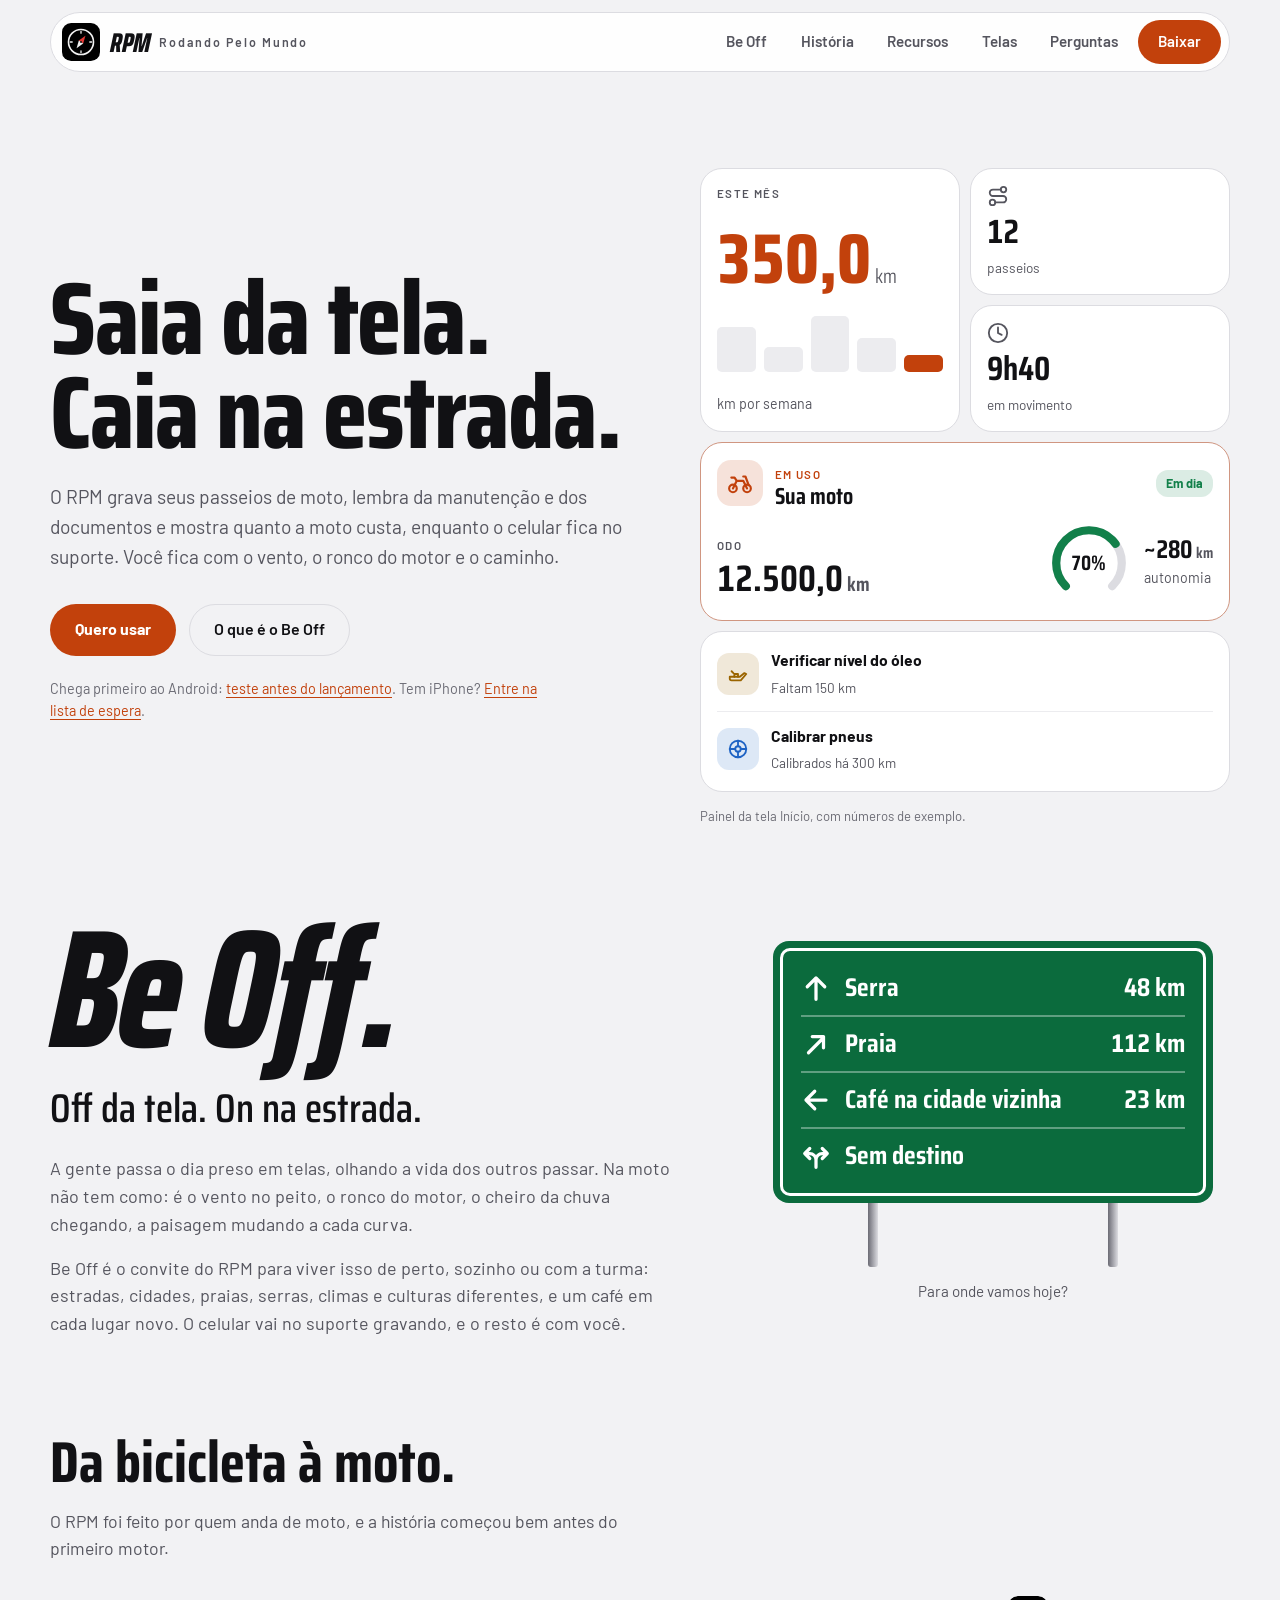
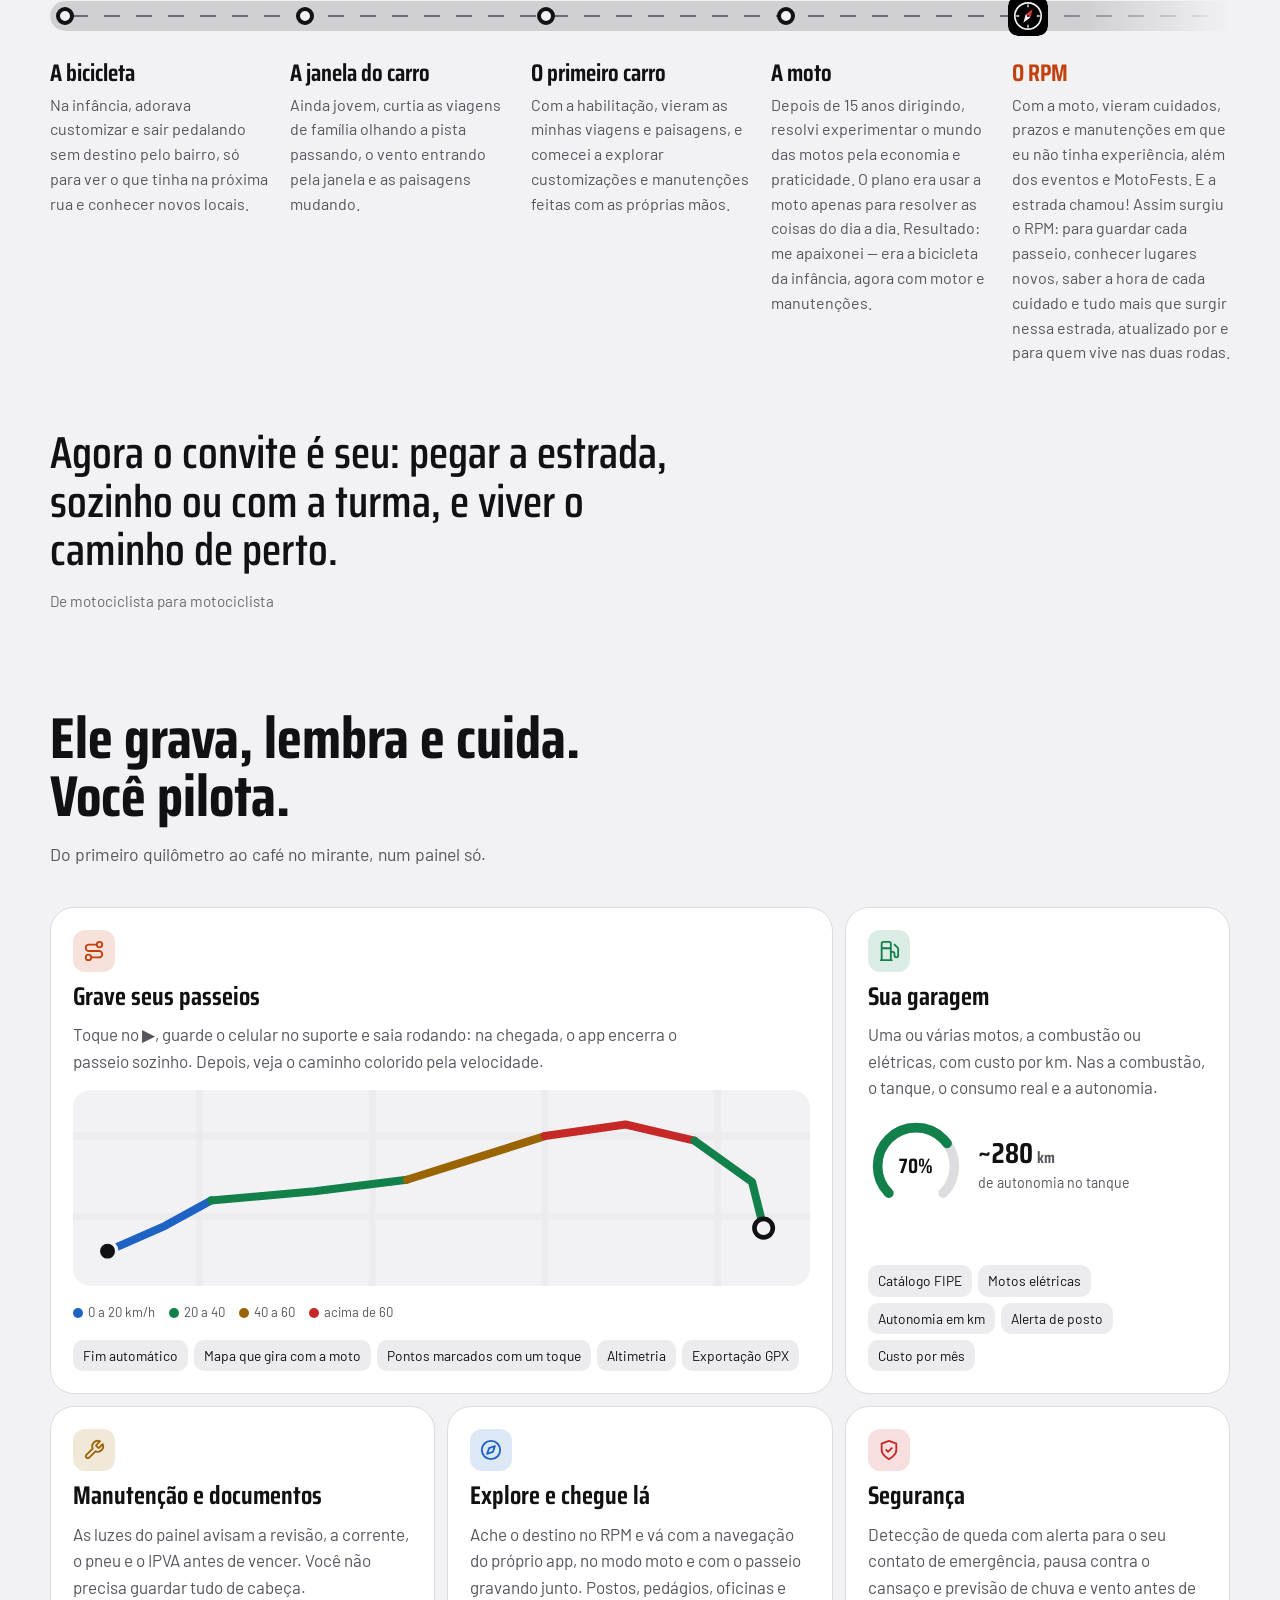
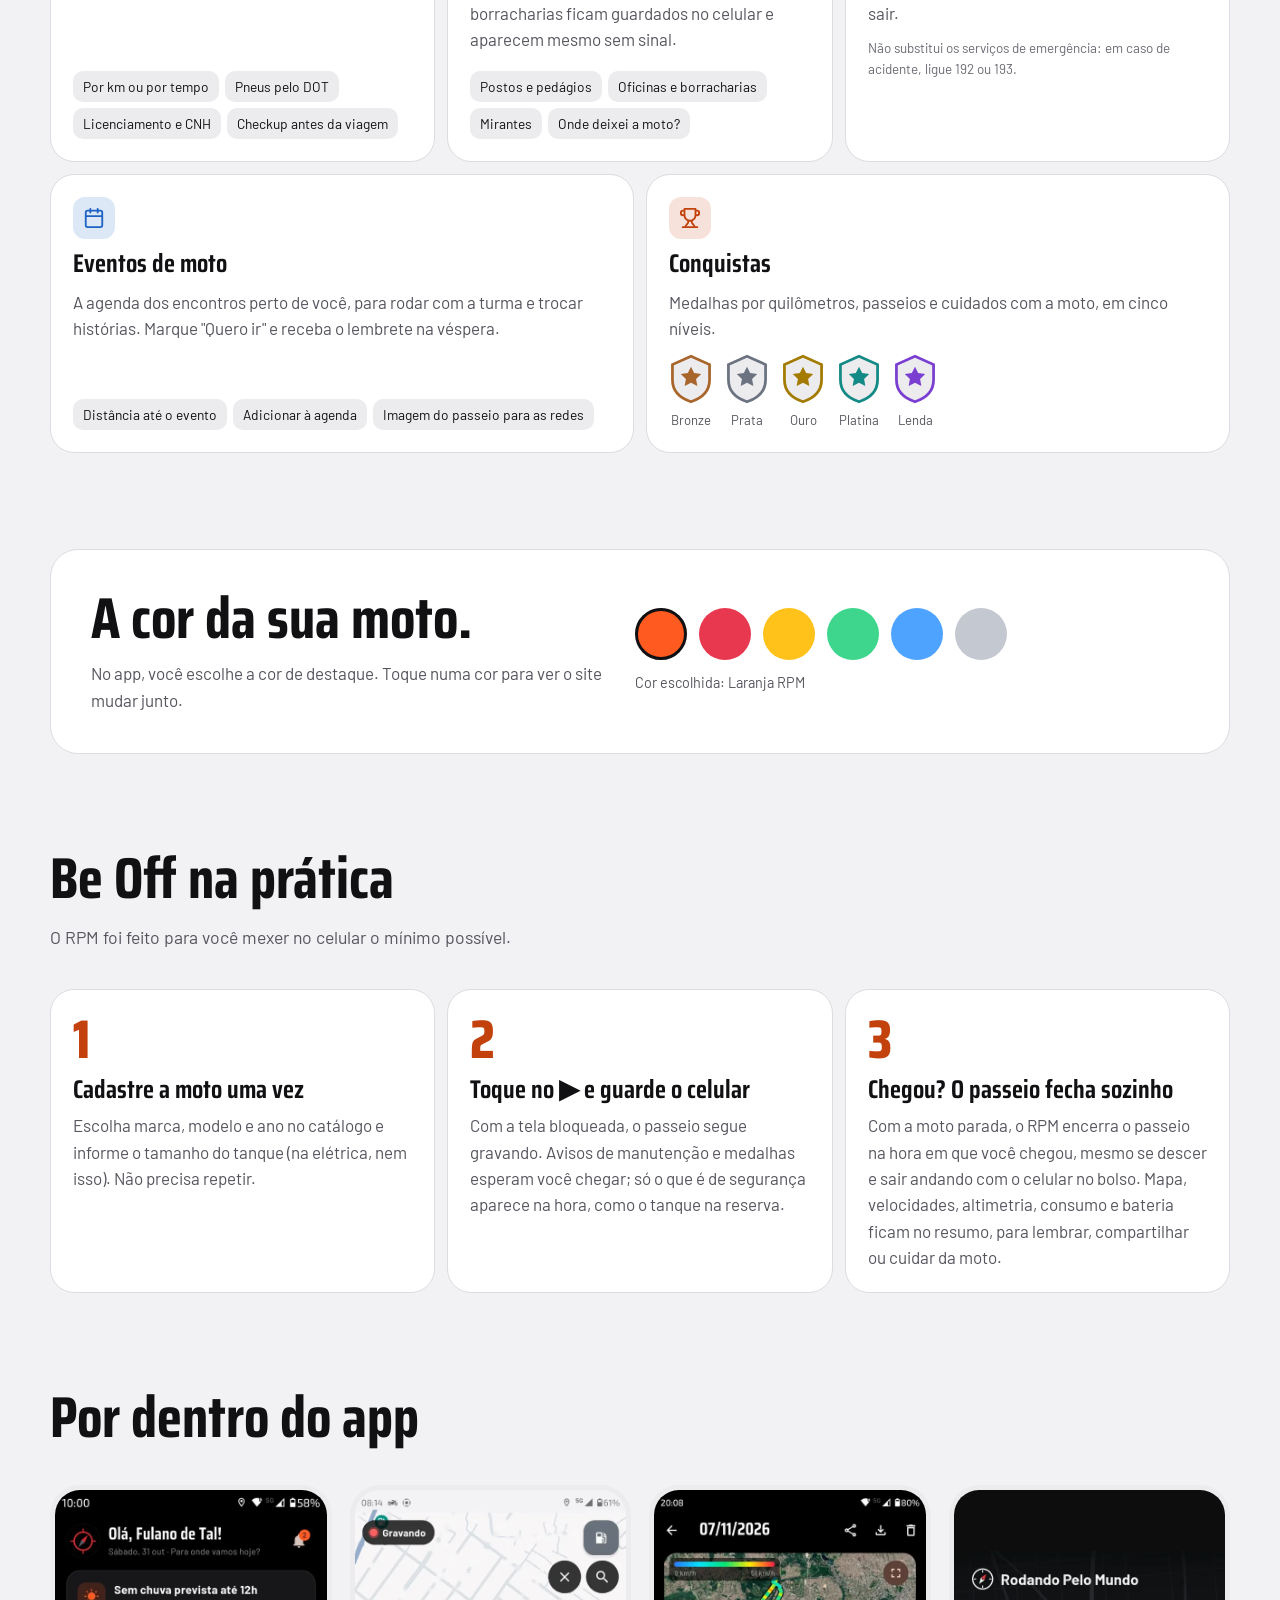
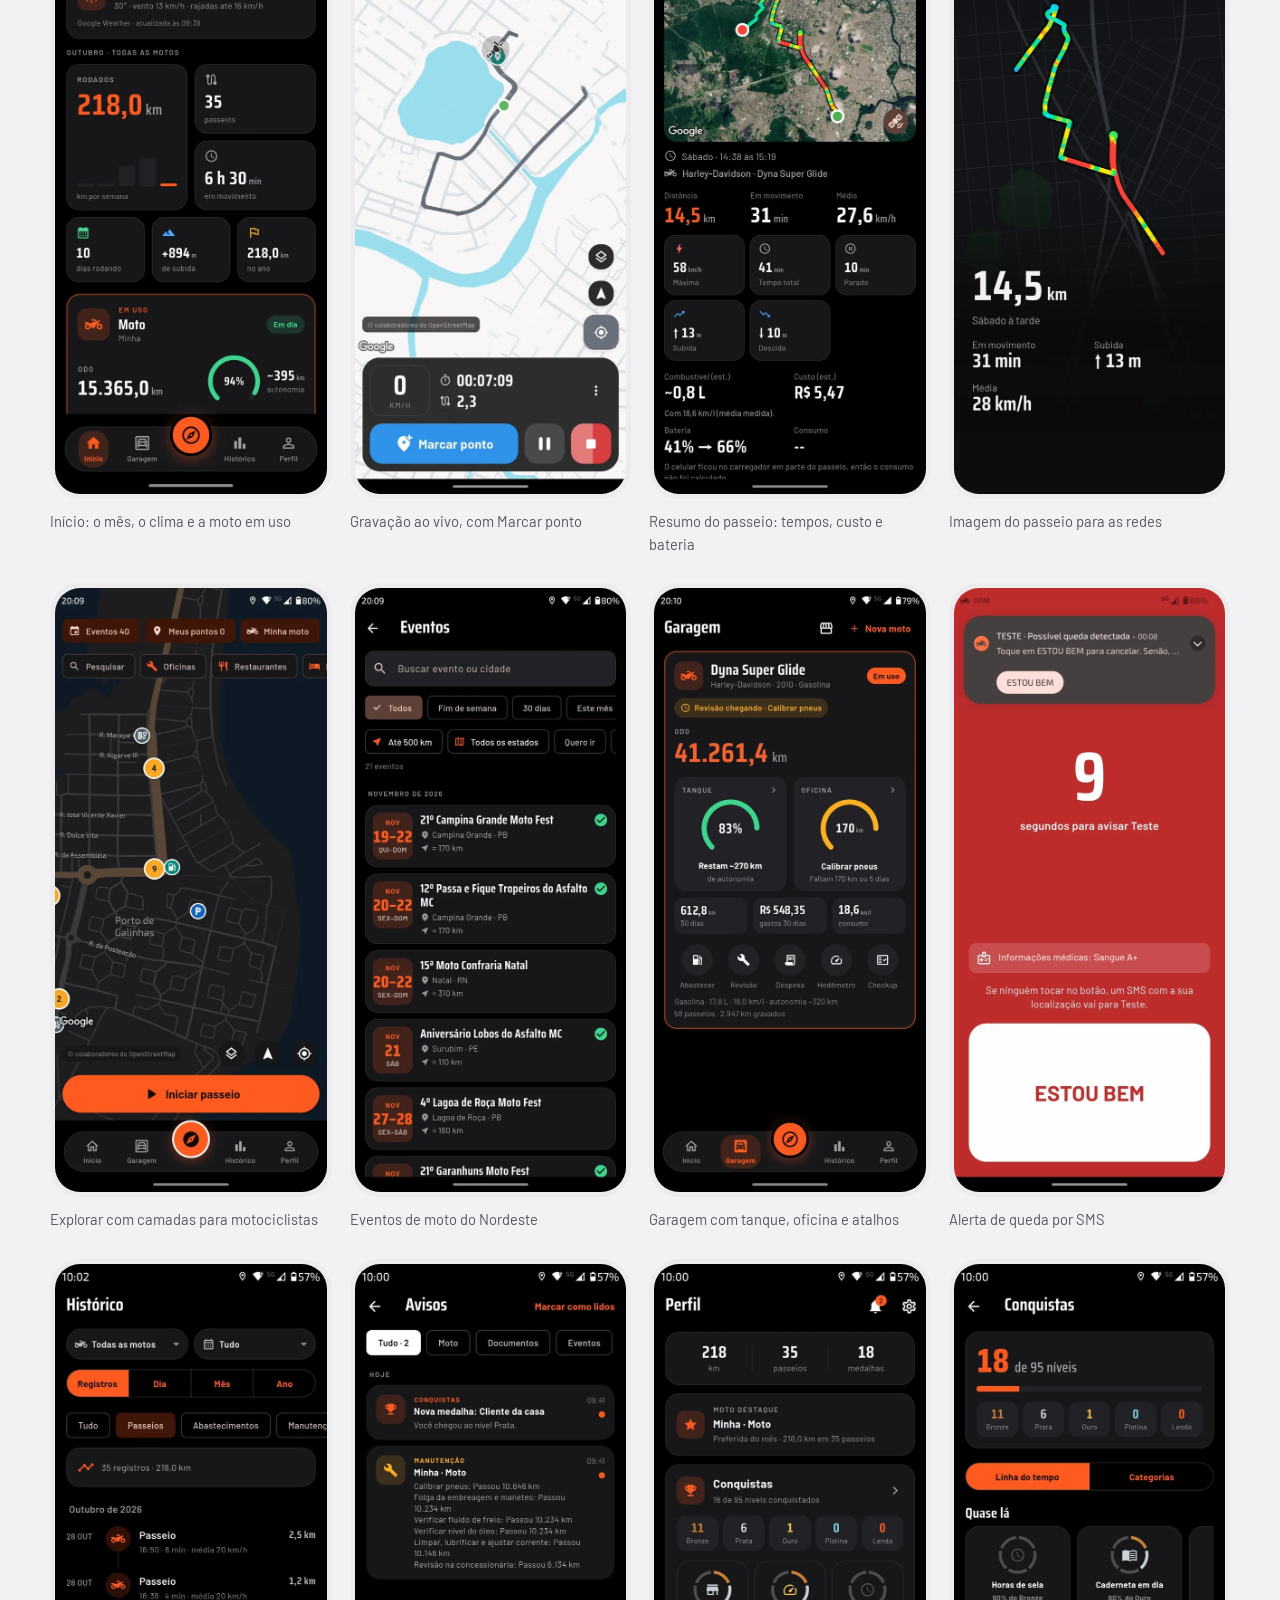
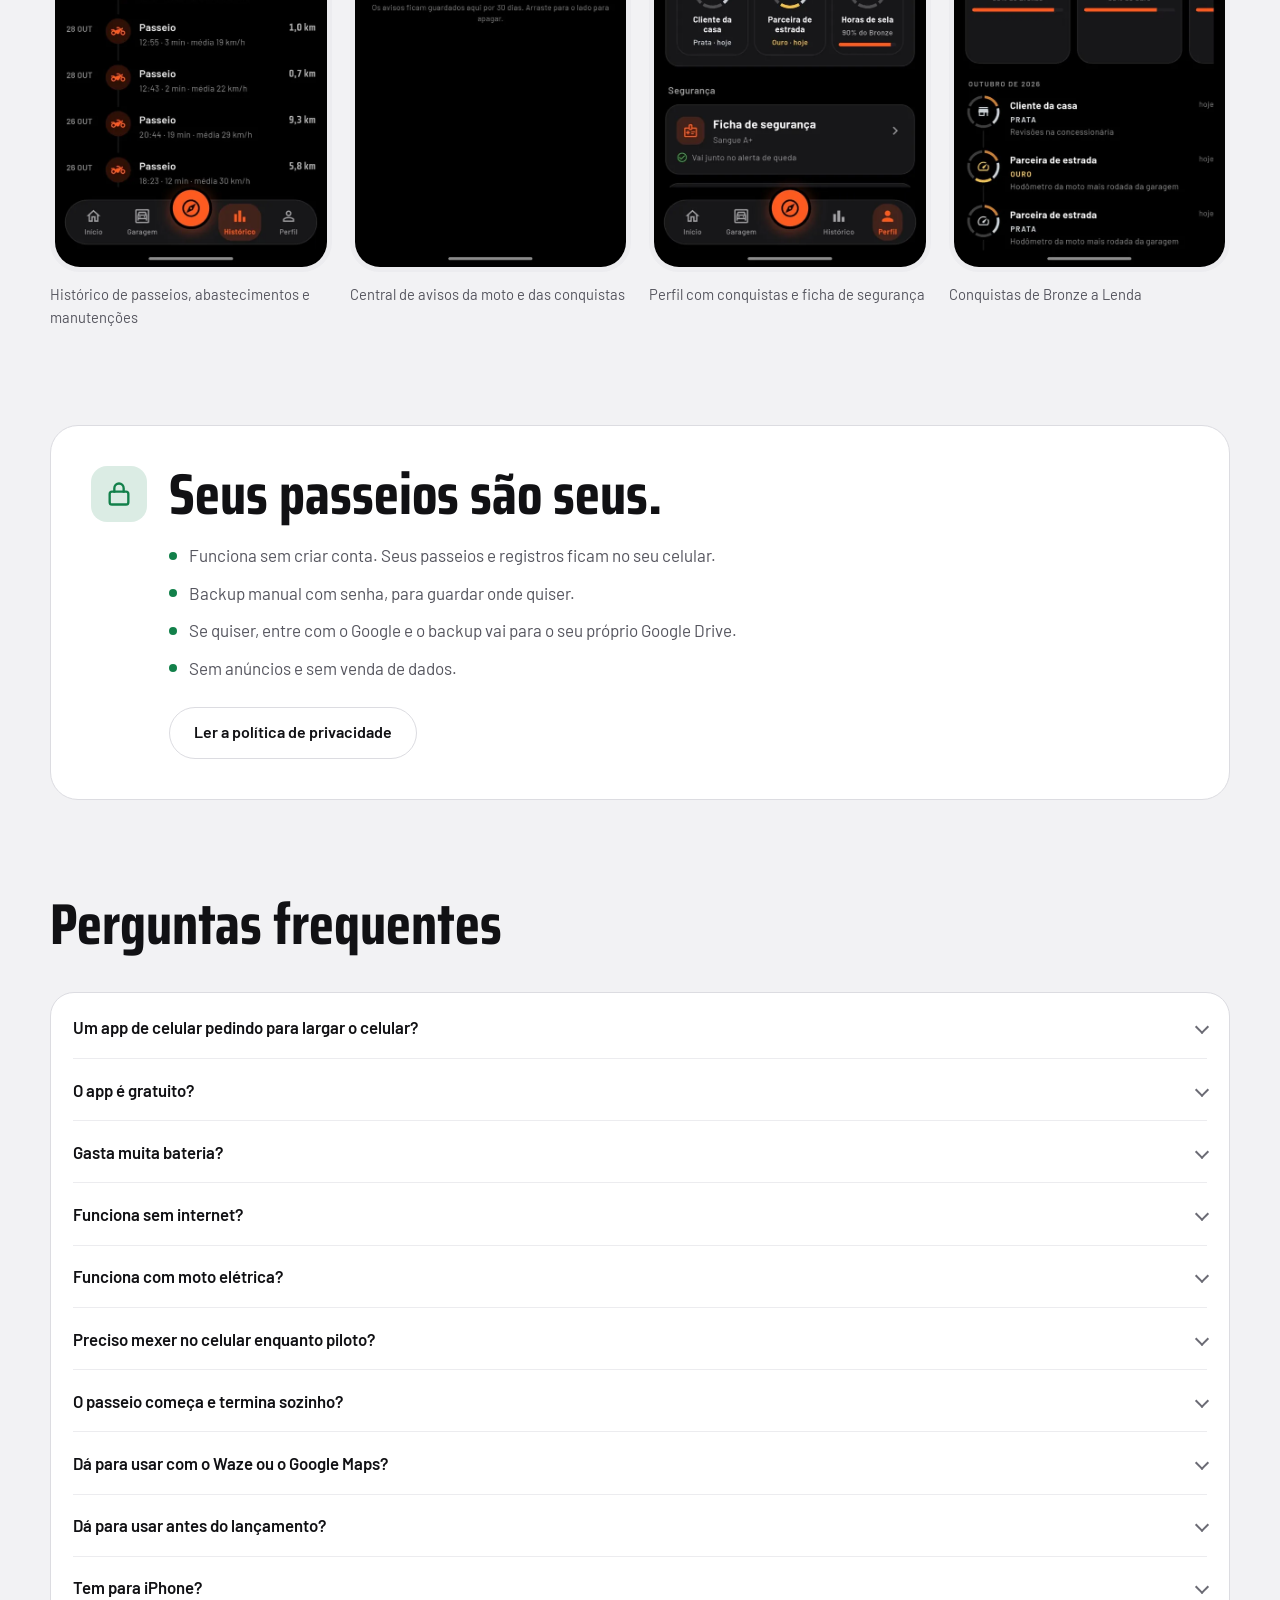
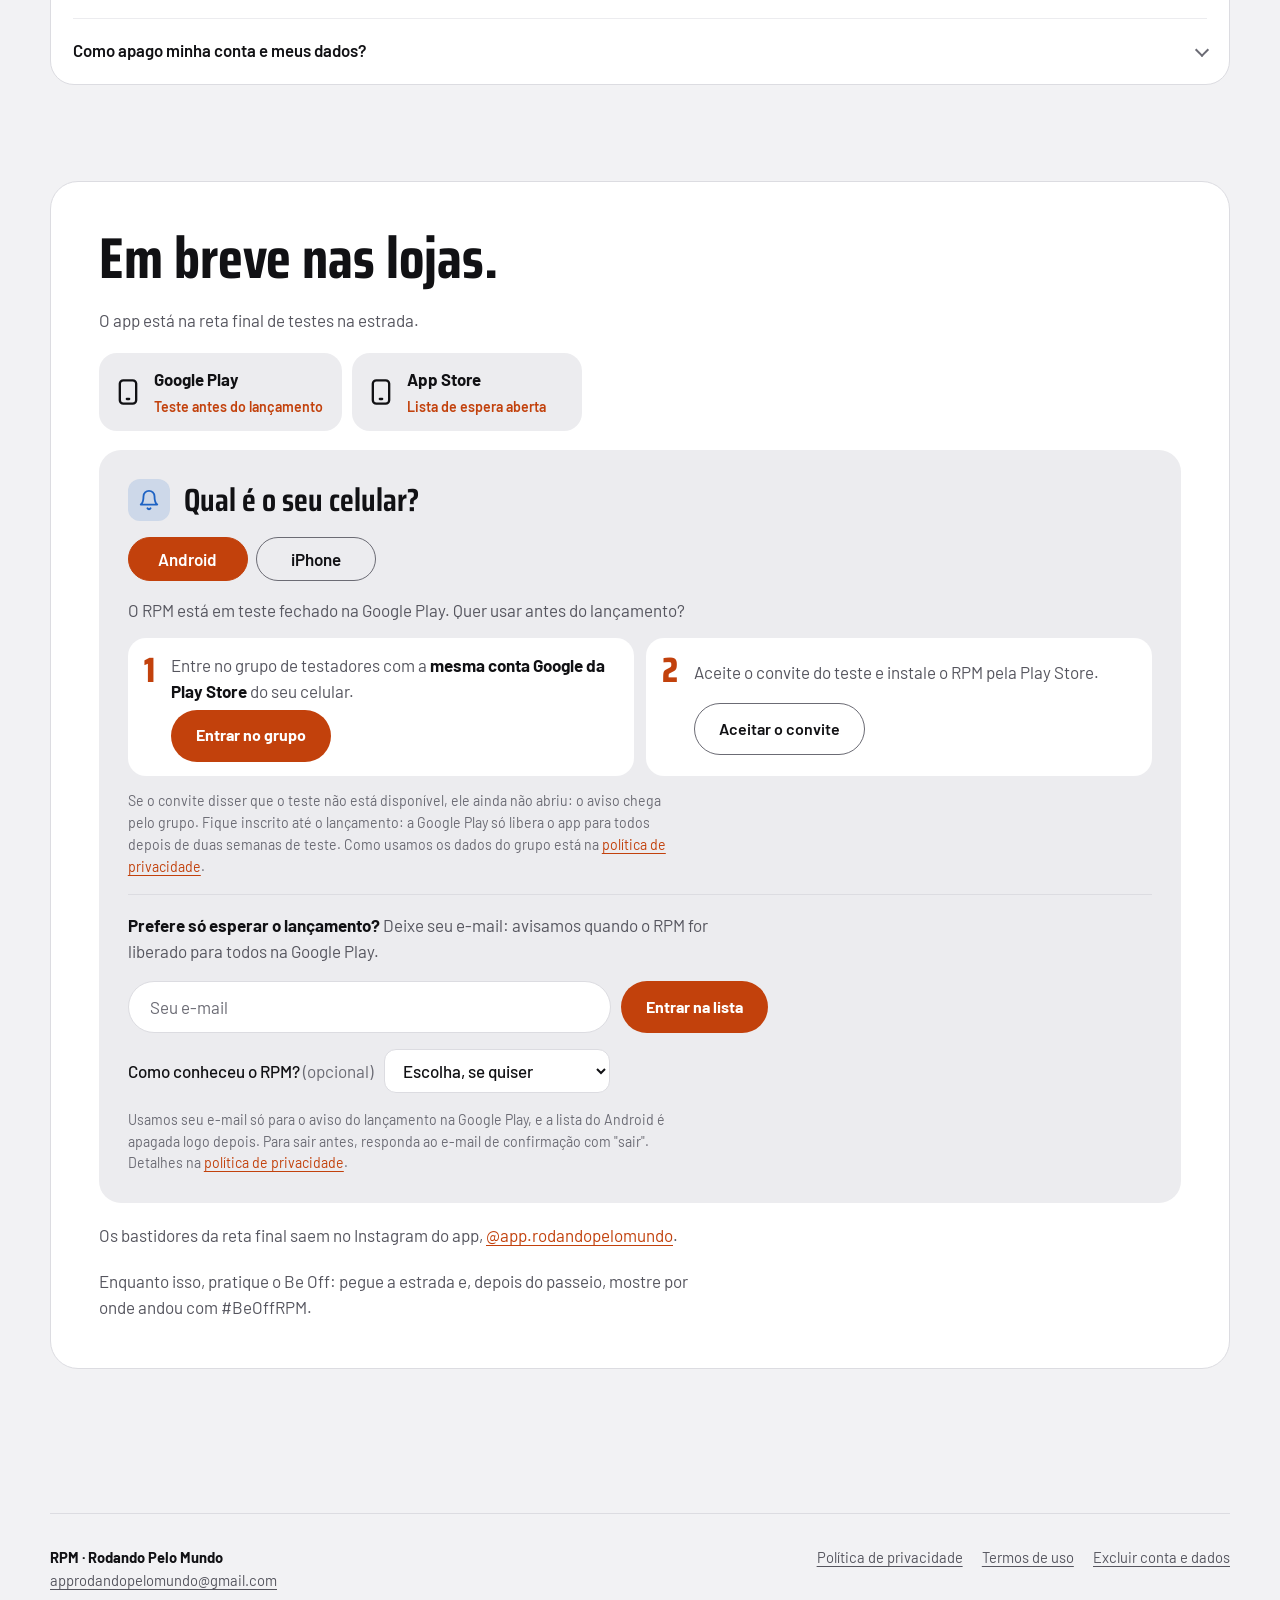
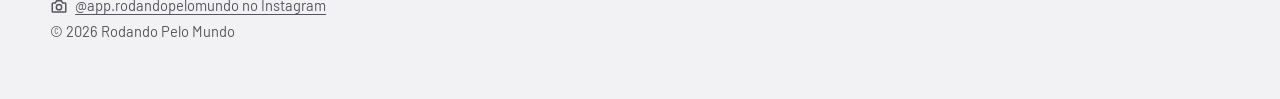
<file: index.html>
<!DOCTYPE html>
<html lang="pt-BR">
<head>
  <meta charset="utf-8">
  <meta name="viewport" content="width=device-width, initial-scale=1, viewport-fit=cover">
  <title>RPM · Rodando Pelo Mundo — o app de passeios de moto</title>
  <meta name="description" content="Saia da tela e caia na estrada. O RPM grava seus passeios de moto, lembra da manutenção e dos documentos e mostra quanto a moto custa, enquanto você vive o caminho. Feito por quem anda de moto.">
  <link rel="canonical" href="https://rodandopelomundo.com.br/">
  <link rel="icon" href="assets/img/simbolo.svg" type="image/svg+xml">
  <meta name="theme-color" content="#0b0b0d" media="(prefers-color-scheme: dark)">
  <meta name="theme-color" content="#f2f2f4" media="(prefers-color-scheme: light)">

  <!-- Prévia ao compartilhar o link (WhatsApp, Instagram etc.) -->
  <meta property="og:type" content="website">
  <meta property="og:title" content="RPM · Rodando Pelo Mundo">
  <meta property="og:description" content="Saia da tela, caia na estrada. O app que grava seus passeios de moto e cuida dela enquanto você vive o caminho.">
  <meta property="og:url" content="https://rodandopelomundo.com.br/">
  <meta property="og:locale" content="pt_BR">
  <meta property="og:site_name" content="Rodando Pelo Mundo">
  <meta property="og:image" content="https://rodandopelomundo.com.br/assets/img/previa-link-v2.jpg">
  <meta property="og:image:type" content="image/jpeg">
  <meta property="og:image:width" content="1200">
  <meta property="og:image:height" content="630">
  <meta property="og:image:alt" content="Símbolo da bússola do RPM, o nome Rodando Pelo Mundo e a frase O app dos seus passeios de moto, entre dois celulares com as telas Início e Garagem do app">
  <!-- X/Twitter: usa as etiquetas og acima, só precisa saber que é imagem grande -->
  <meta name="twitter:card" content="summary_large_image">

  <!-- Fontes guardadas no próprio site: carregam rápido e não dependem do Google -->
  <link rel="preload" href="assets/fonts/saira-variavel.woff2" as="font" type="font/woff2" crossorigin>
  <link rel="preload" href="assets/fonts/barlow-400.woff2" as="font" type="font/woff2" crossorigin>
  <link rel="stylesheet" href="assets/css/style.css">

  <!-- Aplica a cor escolhida antes de desenhar a página (evita piscar em laranja) -->
  <script>try{var c=localStorage.getItem("rpm-cor");if(c&&c!=="laranja")document.documentElement.setAttribute("data-cor",c)}catch(e){}</script>
</head>
<body id="inicio">

<!-- ======================= CABEÇALHO ======================= -->
<header class="topo">
  <div class="envoltorio pilula">
    <a class="marca" href="#inicio" aria-label="RPM, Rodando Pelo Mundo, início">
      <svg viewBox="0 0 100 100" aria-hidden="true">
        <rect width="100" height="100" rx="24" fill="#000"/>
        <g transform="translate(15 15) scale(.7)">
          <circle cx="50" cy="50" r="47" fill="none" stroke="#F2F2F2" stroke-width="6"/>
          <g stroke="#F2F2F2" stroke-width="4.8" stroke-linecap="round">
            <path d="M50 10v7M90 50h-7M50 90v-7M10 50h7"/>
          </g>
          <g transform="rotate(35 50 50)">
            <path d="M50 21 60 50 40 50z" fill="#E53935"/>
            <path d="M50 79 60 50 40 50z" fill="#F2F2F2"/>
          </g>
          <circle cx="50" cy="50" r="3.5" fill="#0B0B0B"/>
        </g>
      </svg>
      <span class="sigla">RPM</span>
      <span class="extenso">Rodando Pelo Mundo</span>
    </a>
    <nav class="menu" aria-label="Seções">
      <a href="#be-off">Be Off</a>
      <a href="#historia">História</a>
      <a href="#recursos">Recursos</a>
      <a href="#telas">Telas</a>
      <a href="#perguntas">Perguntas</a>
      <a class="botao" href="#baixar">Baixar</a>
    </nav>
  </div>
</header>

<main>

  <!-- ======================= ABERTURA ======================= -->
  <section class="abertura">
    <div class="envoltorio grade">
      <div>
        <h1>Saia da tela. Caia na estrada.</h1>
        <p class="linha-fina">O RPM grava seus passeios de moto, lembra da manutenção e dos documentos e mostra quanto a moto custa, enquanto o celular fica no suporte. Você fica com o vento, o ronco do motor e o caminho.</p>
        <div class="acoes">
          <a class="botao" href="#baixar">Quero usar</a>
          <a class="botao contorno" href="#be-off">O que é o Be Off</a>
        </div>
        <p class="selo-plataforma">Chega primeiro ao Android: <a href="#android">teste antes do lançamento</a>. Tem iPhone? <a href="#iphone">Entre na lista de espera</a>.</p>
      </div>

      <!-- Um pedaço da tela Início do app, com números de exemplo -->
      <div class="painel" role="img" aria-label="Exemplo do painel do app: 350 km rodados no mês, 12 passeios, 9h40 em movimento, tanque em 70% e dois avisos de manutenção">
        <div class="bloco bloco-mes">
          <span class="rotulo">Este mês</span>
          <div><span class="d numero-gigante" data-alvo="350.0" data-casas="1">350,0</span><span class="unidade">km</span></div>
          <div class="barras" aria-hidden="true">
            <span style="height:80%"></span><span style="height:45%"></span><span style="height:100%"></span><span style="height:60%"></span><span style="height:30%"></span>
          </div>
          <small class="t70">km por semana</small>
        </div>
        <div class="bloco mini">
          <svg viewBox="0 0 24 24" fill="none" stroke-width="2" stroke-linecap="round" aria-hidden="true"><circle cx="6" cy="19" r="3"/><path d="M9 19h8.5a3.5 3.5 0 0 0 0-7h-11a3.5 3.5 0 0 1 0-7H15"/><circle cx="18" cy="5" r="3"/></svg>
          <span class="d" data-alvo="12">12</span>
          <small>passeios</small>
        </div>
        <div class="bloco mini">
          <svg viewBox="0 0 24 24" fill="none" stroke-width="2" stroke-linecap="round" aria-hidden="true"><circle cx="12" cy="12" r="10"/><path d="M12 6v6l4 2"/></svg>
          <span class="d">9h40</span>
          <small>em movimento</small>
        </div>

        <div class="bloco bloco-moto">
          <div class="moto-topo">
            <div class="icone-moto"><svg viewBox="0 0 24 24" fill="none" stroke="currentColor" stroke-width="2" stroke-linecap="round" stroke-linejoin="round" aria-hidden="true"><circle cx="5.5" cy="17" r="3.5"/><circle cx="18.5" cy="17" r="3.5"/><path d="M15 6h2l3 8M5.5 17 9 10h6l3.5 7M9 10 7 7H4"/></svg></div>
            <div>
              <span class="rotulo" style="color:var(--acento)">Em uso</span>
              <div class="d nome">Sua moto</div>
            </div>
            <span class="etiqueta verde">Em dia</span>
          </div>
          <div class="moto-medidas">
            <div class="odo">
              <span class="rotulo">ODO</span>
              <div class="d"><span data-alvo="12500.0" data-casas="1">12.500,0</span><span class="unidade">km</span></div>
            </div>
            <div class="contagiro" style="--falta:30">
              <svg viewBox="0 0 100 100" aria-hidden="true">
                <path class="trilho" d="M21.7 78.3A40 40 0 1 1 78.3 78.3" fill="none" stroke-width="10" stroke-linecap="round"/>
                <path class="ponteiro" d="M21.7 78.3A40 40 0 1 1 78.3 78.3" fill="none" stroke-width="10" stroke-linecap="round" pathLength="100" style="stroke:var(--em-dia)"/>
              </svg>
              <span class="d centro">70%</span>
            </div>
            <div>
              <div class="d" style="font-size:1.6rem;font-weight:700">~280<span class="unidade" style="font-size:.95rem">km</span></div>
              <small class="t70">autonomia</small>
            </div>
          </div>
        </div>

        <div class="bloco luzes">
          <div class="luz">
            <span class="espia ambar"><svg viewBox="0 0 24 24" aria-hidden="true"><path d="M3 15h11l5-4 2 1-6 7H5a2 2 0 0 1-2-2z"/><path d="M8 15v-3h4v3M5 9l2 2"/></svg></span>
            <div><strong>Verificar nível do óleo</strong><small>Faltam 150 km</small></div>
          </div>
          <div class="luz">
            <span class="espia azul"><svg viewBox="0 0 24 24" aria-hidden="true"><circle cx="12" cy="12" r="9"/><circle cx="12" cy="12" r="3"/><path d="M12 3v6M12 15v6M3 12h6M15 12h6"/></svg></span>
            <div><strong>Calibrar pneus</strong><small>Calibrados há 300 km</small></div>
          </div>
        </div>
        <p class="legenda">Painel da tela Início, com números de exemplo.</p>
      </div>
    </div>
  </section>

  <!-- ======================= BE OFF (o movimento) =======================
       O propósito do app: o celular vai no suporte gravando, e a pessoa
       vive a estrada. A placa verde imita as placas de orientação das
       rodovias brasileiras; a última linha, "Sem destino", lembra o
       primeiro nome do app e o jeito de pedalar da história abaixo. -->
  <section class="secao" id="be-off" style="padding-top:0">
    <div class="envoltorio be-off">
      <div class="be-off-texto">
        <h2 class="lema">Be Off.</h2>
        <p class="contraponto">Off da tela. On na estrada.</p>
        <p>A gente passa o dia preso em telas, olhando a vida dos outros passar. Na moto não tem como: é o vento no peito, o ronco do motor, o cheiro da chuva chegando, a paisagem mudando a cada curva.</p>
        <p>Be Off é o convite do RPM para viver isso de perto, sozinho ou com a turma: estradas, cidades, praias, serras, climas e culturas diferentes, e um café em cada lugar novo. O celular vai no suporte gravando, e o resto é com você.</p>
      </div>

      <figure class="placa-poste">
        <div class="placa">
          <ul>
            <li>
              <svg viewBox="0 0 24 24" aria-hidden="true"><path d="M12 21V4M5 11l7-7 7 7"/></svg>
              <span class="destino">Serra</span><span class="km">48 km</span>
            </li>
            <li>
              <svg viewBox="0 0 24 24" aria-hidden="true"><path d="M6 19 18 7M9 6h9v9"/></svg>
              <span class="destino">Praia</span><span class="km">112 km</span>
            </li>
            <li>
              <svg viewBox="0 0 24 24" aria-hidden="true"><path d="M20 12H4M11 5l-7 7 7 7"/></svg>
              <span class="destino">Café na cidade vizinha</span><span class="km">23 km</span>
            </li>
            <li>
              <svg viewBox="0 0 24 24" aria-hidden="true"><path d="M12 21v-6a5 5 0 0 1 5-5h3M17 6l4 4-4 4M12 15a5 5 0 0 0-5-5H4M7 6l-4 4 4 4"/></svg>
              <span class="destino">Sem destino</span><span class="km"></span>
            </li>
          </ul>
        </div>
        <div class="postes" aria-hidden="true"><span></span><span></span></div>
        <figcaption>Para onde vamos hoje?</figcaption>
      </figure>
    </div>
  </section>

  <!-- ======================= HISTÓRIA =======================
       De onde o app veio, numa estrada com paradas (é uma sequência no
       tempo, por isso a linha). Em primeira pessoa, sem nome: quem criou
       o app pediu para não aparecer o nome dele no app nem no código.
       Na tela larga a estrada fica deitada; no celular, em pé. -->
  <section class="secao" id="historia" style="padding-top:0">
    <div class="envoltorio">
      <div class="cabeca">
        <h2>Da bicicleta à moto.</h2>
        <p>O RPM foi feito por quem anda de moto, e a história começou bem antes do primeiro motor.</p>
      </div>

      <ol class="estrada">
        <li class="parada">
          <h3>A bicicleta</h3>
          <p>Na infância, adorava customizar e sair pedalando sem destino pelo bairro, só para ver o que tinha na próxima rua e conhecer novos locais.</p>
        </li>
        <li class="parada">
          <h3>A janela do carro</h3>
          <p>Ainda jovem, curtia as viagens de família olhando a pista passando, o vento entrando pela janela e as paisagens mudando.</p>
        </li>
        <li class="parada">
          <h3>O primeiro carro</h3>
          <p>Com a habilitação, vieram as minhas viagens e paisagens, e comecei a explorar customizações e manutenções feitas com as próprias mãos.</p>
        </li>
        <li class="parada">
          <h3>A moto</h3>
          <p>Depois de 15 anos dirigindo, resolvi experimentar o mundo das motos pela economia e praticidade. O plano era usar a moto apenas para resolver as coisas do dia a dia. Resultado: me apaixonei — era a bicicleta da infância, agora com motor e manutenções.</p>
        </li>
        <li class="parada chegada">
          <h3>O RPM</h3>
          <p>Com a moto, vieram cuidados, prazos e manutenções em que eu não tinha experiência, além dos eventos e MotoFests. E a estrada chamou! Assim surgiu o RPM: para guardar cada passeio, conhecer lugares novos, saber a hora de cada cuidado e tudo mais que surgir nessa estrada, atualizado por e para quem vive nas duas rodas.</p>
        </li>
      </ol>

      <blockquote class="convite">
        <p>Agora o convite é seu: pegar a estrada, sozinho ou com a turma, e viver o caminho de perto.</p>
        <footer>De motociclista para motociclista</footer>
      </blockquote>
    </div>
  </section>

  <!-- ======================= RECURSOS ======================= -->
  <section class="secao" id="recursos" style="padding-top:0">
    <div class="envoltorio">
      <div class="cabeca">
        <h2>Ele grava, lembra e cuida.<br>Você pilota.</h2>
        <p>Do primeiro quilômetro ao café no mirante, num painel só.</p>
      </div>

      <div class="mosaico">

        <article class="recurso largo">
          <span class="espia acento"><svg viewBox="0 0 24 24" aria-hidden="true"><circle cx="6" cy="19" r="3"/><path d="M9 19h8.5a3.5 3.5 0 0 0 0-7h-11a3.5 3.5 0 0 1 0-7H15"/><circle cx="18" cy="5" r="3"/></svg></span>
          <h3>Grave seus passeios</h3>
          <p>Toque no ▶︎, guarde o celular no suporte e saia rodando: na chegada, o app encerra o passeio sozinho. Depois, veja o caminho colorido pela velocidade.</p>
          <div class="rota-vel" aria-hidden="true">
            <svg viewBox="0 0 640 170">
              <path class="grade-mapa" d="M0 40H640M0 110H640M110 0V170M260 0V170M410 0V170M560 0V170" stroke-width="6" fill="none"/>
              <polyline points="30,140 80,118 120,96" fill="none" stroke-width="7" stroke-linecap="round" stroke-linejoin="round" style="stroke:var(--info)"/>
              <polyline points="120,96 210,88 290,78" fill="none" stroke-width="7" stroke-linecap="round" stroke-linejoin="round" style="stroke:var(--em-dia)"/>
              <polyline points="290,78 360,56 410,40" fill="none" stroke-width="7" stroke-linecap="round" stroke-linejoin="round" style="stroke:var(--atencao)"/>
              <polyline points="410,40 480,30 540,44" fill="none" stroke-width="7" stroke-linecap="round" stroke-linejoin="round" style="stroke:var(--urgente)"/>
              <polyline points="540,44 590,80 600,120" fill="none" stroke-width="7" stroke-linecap="round" stroke-linejoin="round" style="stroke:var(--em-dia)"/>
              <circle cx="30" cy="140" r="8" style="fill:var(--tinta);stroke:var(--fundo)" stroke-width="3"/>
              <circle cx="600" cy="120" r="8" style="fill:var(--fundo);stroke:var(--tinta)" stroke-width="4"/>
            </svg>
          </div>
          <div class="faixas">
            <span><i style="background:var(--info)"></i>0 a 20 km/h</span>
            <span><i style="background:var(--em-dia)"></i>20 a 40</span>
            <span><i style="background:var(--atencao)"></i>40 a 60</span>
            <span><i style="background:var(--urgente)"></i>acima de 60</span>
          </div>
          <div class="chips"><span>Fim automático</span><span>Mapa que gira com a moto</span><span>Pontos marcados com um toque</span><span>Altimetria</span><span>Exportação GPX</span></div>
        </article>

        <article class="recurso">
          <span class="espia verde"><svg viewBox="0 0 24 24" aria-hidden="true"><path d="M3 22h12M4 9h10M14 22V4a2 2 0 0 0-2-2H6a2 2 0 0 0-2 2v18"/><path d="M14 13h2a2 2 0 0 1 2 2v2a2 2 0 0 0 4 0V9.8a2 2 0 0 0-.6-1.4L18 5"/></svg></span>
          <h3>Sua garagem</h3>
          <p>Uma ou várias motos, a combustão ou elétricas, com custo por km. Nas a combustão, o tanque, o consumo real e a autonomia.</p>
          <div class="moto-medidas" aria-hidden="true" style="margin-top:6px">
            <div class="contagiro" style="--falta:30;width:96px;height:96px">
              <svg viewBox="0 0 100 100">
                <path class="trilho" d="M21.7 78.3A40 40 0 1 1 78.3 78.3" fill="none" stroke-width="10" stroke-linecap="round"/>
                <path class="ponteiro" d="M21.7 78.3A40 40 0 1 1 78.3 78.3" fill="none" stroke-width="10" stroke-linecap="round" pathLength="100" style="stroke:var(--em-dia)"/>
              </svg>
              <span class="d centro">70%</span>
            </div>
            <div>
              <div class="d" style="font-size:1.8rem;font-weight:700">~280<span class="unidade" style="font-size:1rem">km</span></div>
              <small class="t70">de autonomia no tanque</small>
            </div>
          </div>
          <div class="chips"><span>Catálogo FIPE</span><span>Motos elétricas</span><span>Autonomia em km</span><span>Alerta de posto</span><span>Custo por mês</span></div>
        </article>

        <article class="recurso">
          <span class="espia ambar"><svg viewBox="0 0 24 24" aria-hidden="true"><path d="M14.7 6.3a1 1 0 0 0 0 1.4l1.6 1.6a1 1 0 0 0 1.4 0l3.8-3.8a6 6 0 0 1-7.9 7.9l-6.9 6.9a2.1 2.1 0 0 1-3-3l6.9-6.9a6 6 0 0 1 7.9-7.9l-3.8 3.8z"/></svg></span>
          <h3>Manutenção e documentos</h3>
          <p>As luzes do painel avisam a revisão, a corrente, o pneu e o IPVA antes de vencer. Você não precisa guardar tudo de cabeça.</p>
          <div class="chips"><span>Por km ou por tempo</span><span>Pneus pelo DOT</span><span>Licenciamento e CNH</span><span>Checkup antes da viagem</span></div>
        </article>

        <article class="recurso">
          <span class="espia azul"><svg viewBox="0 0 24 24" aria-hidden="true"><circle cx="12" cy="12" r="10"/><path d="m16.2 7.8-2.1 6.3-6.3 2.1 2.1-6.3z"/></svg></span>
          <h3>Explore e chegue lá</h3>
          <p>Ache o destino no RPM e vá com a navegação do próprio app, no modo moto e com o passeio gravando junto. Postos, pedágios, oficinas e borracharias ficam guardados no celular e aparecem mesmo sem sinal.</p>
          <div class="chips"><span>Postos e pedágios</span><span>Oficinas e borracharias</span><span>Mirantes</span><span>Onde deixei a moto?</span></div>
        </article>

        <article class="recurso">
          <span class="espia vermelha"><svg viewBox="0 0 24 24" aria-hidden="true"><path d="M12 22s8-4 8-10V5l-8-3-8 3v7c0 6 8 10 8 10"/><path d="m9 12 2 2 4-4"/></svg></span>
          <h3>Segurança</h3>
          <p>Detecção de queda com alerta para o seu contato de emergência, pausa contra o cansaço e previsão de chuva e vento antes de sair.</p>
          <p class="nota">Não substitui os serviços de emergência: em caso de acidente, ligue 192 ou 193.</p>
        </article>

        <article class="recurso meio">
          <span class="espia azul"><svg viewBox="0 0 24 24" aria-hidden="true"><path d="M5 4h14a2 2 0 0 1 2 2v14a2 2 0 0 1-2 2H5a2 2 0 0 1-2-2V6a2 2 0 0 1 2-2zM16 2v4M8 2v4M3 10h18"/></svg></span>
          <h3>Eventos de moto</h3>
          <p>A agenda dos encontros perto de você, para rodar com a turma e trocar histórias. Marque "Quero ir" e receba o lembrete na véspera.</p>
          <div class="chips"><span>Distância até o evento</span><span>Adicionar à agenda</span><span>Imagem do passeio para as redes</span></div>
        </article>

        <article class="recurso meio">
          <span class="espia acento"><svg viewBox="0 0 24 24" aria-hidden="true"><path d="M6 9H4.5a2.5 2.5 0 0 1 0-5H6M18 9h1.5a2.5 2.5 0 0 0 0-5H18M4 22h16M10 15v2c0 1-1 1.5-1.5 2S7 20.5 7 22M14 15v2c0 1 1 1.5 1.5 2s1.5 1.5 1.5 3M18 2H6v7a6 6 0 0 0 12 0z"/></svg></span>
          <h3>Conquistas</h3>
          <p>Medalhas por quilômetros, passeios e cuidados com a moto, em cinco níveis.</p>
          <div class="medalhas">
            <div class="medalha"><svg viewBox="0 0 64 72" aria-hidden="true"><path d="M32 3 59 15v22c0 17-12 27-27 32C17 64 5 54 5 37V15z" style="fill:var(--elevado);stroke:var(--bronze)" stroke-width="4"/><path d="M32 18l4.6 9.3 10.3 1.5-7.5 7.3 1.8 10.2L32 41.5l-9.2 4.8 1.8-10.2-7.5-7.3 10.3-1.5z" style="fill:var(--bronze)"/></svg>Bronze</div>
            <div class="medalha"><svg viewBox="0 0 64 72" aria-hidden="true"><path d="M32 3 59 15v22c0 17-12 27-27 32C17 64 5 54 5 37V15z" style="fill:var(--elevado);stroke:var(--prata)" stroke-width="4"/><path d="M32 18l4.6 9.3 10.3 1.5-7.5 7.3 1.8 10.2L32 41.5l-9.2 4.8 1.8-10.2-7.5-7.3 10.3-1.5z" style="fill:var(--prata)"/></svg>Prata</div>
            <div class="medalha"><svg viewBox="0 0 64 72" aria-hidden="true"><path d="M32 3 59 15v22c0 17-12 27-27 32C17 64 5 54 5 37V15z" style="fill:var(--elevado);stroke:var(--ouro)" stroke-width="4"/><path d="M32 18l4.6 9.3 10.3 1.5-7.5 7.3 1.8 10.2L32 41.5l-9.2 4.8 1.8-10.2-7.5-7.3 10.3-1.5z" style="fill:var(--ouro)"/></svg>Ouro</div>
            <div class="medalha"><svg viewBox="0 0 64 72" aria-hidden="true"><path d="M32 3 59 15v22c0 17-12 27-27 32C17 64 5 54 5 37V15z" style="fill:var(--elevado);stroke:var(--platina)" stroke-width="4"/><path d="M32 18l4.6 9.3 10.3 1.5-7.5 7.3 1.8 10.2L32 41.5l-9.2 4.8 1.8-10.2-7.5-7.3 10.3-1.5z" style="fill:var(--platina)"/></svg>Platina</div>
            <div class="medalha"><svg viewBox="0 0 64 72" aria-hidden="true"><path d="M32 3 59 15v22c0 17-12 27-27 32C17 64 5 54 5 37V15z" style="fill:var(--elevado);stroke:var(--lenda)" stroke-width="4"/><path d="M32 18l4.6 9.3 10.3 1.5-7.5 7.3 1.8 10.2L32 41.5l-9.2 4.8 1.8-10.2-7.5-7.3 10.3-1.5z" style="fill:var(--lenda)"/></svg>Lenda</div>
          </div>
        </article>

      </div>
    </div>
  </section>

  <!-- ======================= COR DO APP ======================= -->
  <section class="secao" style="padding-top:0">
    <div class="envoltorio">
      <div class="cor-do-app">
        <div>
          <h2>A cor da sua moto.</h2>
          <p>No app, você escolhe a cor de destaque. Toque numa cor para ver o site mudar junto.</p>
        </div>
        <div class="paleta" role="group" aria-label="Cor do app">
          <button type="button" data-escolher-cor="laranja" style="--amostra:#ff5a1f" aria-label="Laranja RPM" aria-pressed="true"></button>
          <button type="button" data-escolher-cor="vermelho" style="--amostra:#e8384f" aria-label="Vermelho" aria-pressed="false"></button>
          <button type="button" data-escolher-cor="amarelo" style="--amostra:#ffc21a" aria-label="Amarelo" aria-pressed="false"></button>
          <button type="button" data-escolher-cor="verde" style="--amostra:#3dd68c" aria-label="Verde" aria-pressed="false"></button>
          <button type="button" data-escolher-cor="azul" style="--amostra:#4da3ff" aria-label="Azul" aria-pressed="false"></button>
          <button type="button" data-escolher-cor="prata" style="--amostra:#c3c8d1" aria-label="Prata" aria-pressed="false"></button>
          <span class="nome-cor" id="nome-cor" aria-live="polite">Cor escolhida: Laranja RPM</span>
        </div>
      </div>
    </div>
  </section>

  <!-- ======================= COMO FUNCIONA (Be Off na prática) =======================
       Os três passos mostram como o app foi feito para ser tocado o mínimo
       possível: os avisos que não são de segurança esperam a chegada. -->
  <section class="secao" style="padding-top:0">
    <div class="envoltorio">
      <div class="cabeca">
        <h2>Be Off na prática</h2>
        <p>O RPM foi feito para você mexer no celular o mínimo possível.</p>
      </div>
      <ol class="passos">
        <li><h3>Cadastre a moto uma vez</h3><p>Escolha marca, modelo e ano no catálogo e informe o tamanho do tanque (na elétrica, nem isso). Não precisa repetir.</p></li>
        <li><h3>Toque no ▶︎ e guarde o celular</h3><p>Com a tela bloqueada, o passeio segue gravando. Avisos de manutenção e medalhas esperam você chegar; só o que é de segurança aparece na hora, como o tanque na reserva.</p></li>
        <li><h3>Chegou? O passeio fecha sozinho</h3><p>Com a moto parada, o RPM encerra o passeio na hora em que você chegou, mesmo se descer e sair andando com o celular no bolso. Mapa, velocidades, altimetria, consumo e bateria ficam no resumo, para lembrar, compartilhar ou cuidar da moto.</p></li>
      </ol>
    </div>
  </section>

  <!-- ======================= TELAS ======================= -->
  <!-- Prints em assets/img/telas/ (WebP, 600 x 1333 px). Para trocar um,
       basta salvar a imagem nova com o mesmo nome. São 12 de propósito:
       fecham as linhas da grade com 4 por linha (computador) e 3 por linha
       (tablet). A imagem de compartilhar (9:16) entra com faixas em cima e
       embaixo para ficar da mesma altura das outras. -->
  <section class="secao" id="telas" style="padding-top:0">
    <div class="envoltorio">
      <div class="cabeca"><h2>Por dentro do app</h2></div>
      <div class="telas">
        <figure class="celular"><div class="moldura"><img src="assets/img/telas/inicio.webp" width="600" height="1333" loading="lazy" alt="Tela Início: saudação, previsão do tempo, painel do mês com km rodados, passeios, tempo em movimento e subida, e a moto em uso com hodômetro e tanque"></div><figcaption>Início: o mês, o clima e a moto em uso</figcaption></figure>
        <figure class="celular"><div class="moldura"><img src="assets/img/telas/gravacao.webp" width="600" height="1333" loading="lazy" alt="Tela de gravação com o mapa, a linha do passeio, a moto no mapa, a velocidade, o tempo, a distância e os botões Marcar ponto, pausar e encerrar"></div><figcaption>Gravação ao vivo, com Marcar ponto</figcaption></figure>
        <figure class="celular"><div class="moldura"><img src="assets/img/telas/resumo-passeio.webp" width="600" height="1333" loading="lazy" alt="Resumo do passeio com o mapa colorido pela velocidade, distância, tempos, velocidades média e máxima, subida e descida, combustível e custo estimados e bateria usada"></div><figcaption>Resumo do passeio: tempos, custo e bateria</figcaption></figure>
        <figure class="celular"><div class="moldura"><img src="assets/img/telas/compartilhar.webp" width="600" height="1333" loading="lazy" alt="Imagem para compartilhar no modelo Traçado: o caminho do passeio colorido pela velocidade sobre um mapa genérico, com distância, tempo em movimento, subida e média, sem a velocidade máxima"></div><figcaption>Imagem do passeio para as redes</figcaption></figure>
        <figure class="celular"><div class="moldura"><img src="assets/img/telas/explorar.webp" width="600" height="1333" loading="lazy" alt="Explorar com o mapa escuro e as camadas de postos, estacionamentos e oficinas, atalhos para eventos, pontos marcados, oficinas e restaurantes, e o botão Iniciar passeio"></div><figcaption>Explorar com camadas para motociclistas</figcaption></figure>
        <figure class="celular"><div class="moldura"><img src="assets/img/telas/eventos.webp" width="600" height="1333" loading="lazy" alt="Lista de eventos de moto do Nordeste com filtros por período, distância e estado, as datas e a distância até cada evento"></div><figcaption>Eventos de moto do Nordeste</figcaption></figure>
        <figure class="celular"><div class="moldura"><img src="assets/img/telas/garagem.webp" width="600" height="1333" loading="lazy" alt="Garagem com o hodômetro, o contagiro do tanque com a autonomia, a próxima manutenção, gastos, consumo e atalhos"></div><figcaption>Garagem com tanque, oficina e atalhos</figcaption></figure>
        <figure class="celular"><div class="moldura"><img src="assets/img/telas/alerta-queda.webp" width="600" height="1333" loading="lazy" alt="Alerta de queda em modo de teste: contagem regressiva, informações médicas da ficha de segurança e o botão ESTOU BEM, antes do SMS com a localização para o contato"></div><figcaption>Alerta de queda por SMS</figcaption></figure>
        <figure class="celular"><div class="moldura"><img src="assets/img/telas/historico.webp" width="600" height="1333" loading="lazy" alt="Histórico em linha do tempo com os passeios do mês, distância e velocidade média de cada um, e filtros por moto, período e tipo de registro"></div><figcaption>Histórico de passeios, abastecimentos e manutenções</figcaption></figure>
        <figure class="celular"><div class="moldura"><img src="assets/img/telas/avisos.webp" width="600" height="1333" loading="lazy" alt="Central de avisos com uma medalha nova e os itens de manutenção vencidos da moto"></div><figcaption>Central de avisos da moto e das conquistas</figcaption></figure>
        <figure class="celular"><div class="moldura"><img src="assets/img/telas/perfil.webp" width="600" height="1333" loading="lazy" alt="Perfil com km, passeios e medalhas, a moto destaque do mês, as conquistas por nível e a ficha de segurança"></div><figcaption>Perfil com conquistas e ficha de segurança</figcaption></figure>
        <figure class="celular"><div class="moldura"><img src="assets/img/telas/conquistas.webp" width="600" height="1333" loading="lazy" alt="Conquistas com o total de níveis, as medalhas quase conquistadas e a linha do tempo"></div><figcaption>Conquistas de Bronze a Lenda</figcaption></figure>
      </div>
    </div>
  </section>

  <!-- ======================= SEUS DADOS ======================= -->
  <section class="secao" id="seus-dados" style="padding-top:0">
    <div class="envoltorio">
      <div class="dados">
        <span class="espia verde"><svg viewBox="0 0 24 24" aria-hidden="true"><rect x="4" y="10" width="16" height="11" rx="2"/><path d="M8 10V7a4 4 0 0 1 8 0v3"/></svg></span>
        <div>
          <h2>Seus passeios são seus.</h2>
          <ul>
            <li>Funciona sem criar conta. Seus passeios e registros ficam no seu celular.</li>
            <li>Backup manual com senha, para guardar onde quiser.</li>
            <li>Se quiser, entre com o Google e o backup vai para o seu próprio Google Drive.</li>
            <li>Sem anúncios e sem venda de dados.</li>
          </ul>
          <a class="botao contorno" href="privacidade.html">Ler a política de privacidade</a>
        </div>
      </div>
    </div>
  </section>

  <!-- ======================= PERGUNTAS ======================= -->
  <section class="secao" id="perguntas" style="padding-top:0">
    <div class="envoltorio">
      <div class="cabeca"><h2>Perguntas frequentes</h2></div>
      <div class="perguntas">
        <details><summary>Um app de celular pedindo para largar o celular?</summary><p>Isso mesmo. O RPM grava o passeio sozinho, com o celular no suporte ou no bolso, e só pede um toque no ▶︎ antes de sair. Ele existe para guardar o caminho e cuidar da moto; a estrada fica com você. E, na moto, olho na pista: mexer no celular andando é perigoso.</p></details>
        <details><summary>O app é gratuito?</summary><p>Sim. O RPM é grátis e sem anúncios, e o que ele faz no lançamento continua grátis. Se um dia surgir um plano pago, ele vai trazer funções novas, sem cobrar pelo que já existe.</p></details>
        <details><summary>Gasta muita bateria?</summary><p>A gravação usa o GPS, que consome bateria. Por isso o próprio app mostra quanto da bateria do celular cada passeio usou. Em viagens longas, o ideal é deixar o celular no carregador da moto.</p></details>
        <details><summary>Funciona sem internet?</summary><p>Em boa parte, sim. A gravação do passeio funciona sem sinal, assim como a garagem (abastecimentos, manutenções, custos e documentos) e a agenda de eventos. As camadas para motociclistas também: postos, pedágios, oficinas, borracharias e mirantes do Brasil inteiro ficam guardados no celular. O app baixa tudo sozinho na primeira vez que houver internet (uns 2 MB, e dá para limitar ao Wi-Fi) e atualiza quando sai versão nova. Precisam de conexão o mapa de fundo (sem sinal, as áreas que ainda não carregaram ficam em branco, mas o traçado e as camadas continuam aparecendo), a navegação (para traçar a rota), a previsão do tempo, a pesquisa de lugares e o backup online.</p></details>
        <details><summary>Funciona com moto elétrica?</summary><p>Funciona. Cadastre a moto pelo catálogo (as elétricas da tabela FIPE estão lá) ou à mão, marcando Elétrica. Passeios, manutenção, pneus, custos, documentos e o checkup funcionam como nas outras motos, e o que é de combustível some: tanque, abastecimento, autonomia e os itens de óleo e embreagem. O registro das recargas ainda não existe; por enquanto, o gasto com energia pode entrar nos custos como despesa.</p></details>
        <details><summary>Preciso mexer no celular enquanto piloto?</summary><p>Não, e não deve. Você toca no ▶︎ antes de sair, o passeio termina sozinho quando você chega, e funções como pesquisar um destino só abrem com a moto parada.</p></details>
        <details><summary>O passeio começa e termina sozinho?</summary><p>Termina, sim: com a moto parada por alguns minutos, o RPM encerra o passeio (dá para ajustar o tempo ou desligar). O fim fica na chegada: se você descer e andar com o celular no bolso, a caminhada não entra no passeio. Numa parada longa, como o almoço numa viagem, é só pausar: pausado, ele não encerra. Começar é sempre pelo ▶︎, de propósito: o RPM só usa o GPS em segundo plano enquanto grava, e um trajeto de carro, ônibus ou Uber não vira passeio por engano.</p></details>
        <details><summary>Dá para usar com o Waze ou o Google Maps?</summary><p>Dá. No "Como chegar", você escolhe entre a navegação do próprio RPM (no modo moto), o Waze e o Google Maps. Em qualquer um deles, o passeio grava no RPM. A navegação do RPM tem um limite de rotas para o app continuar grátis; quando ele acaba, a rota abre no Waze ou no Google Maps.</p></details>
        <details><summary>Dá para usar antes do lançamento?</summary><p>No Android, sim: o RPM está em teste fechado na Google Play. Entre no grupo de testadores com a mesma conta Google da Play Store do seu celular e aceite o convite, como mostra o <a href="#android">passo a passo</a>. Quem entra no teste usa o app de verdade e ajuda a acertar o que falta antes do lançamento. E vira Fundador: depois do lançamento, continua sem os limites de buscas e de rotas na navegação que vão valer para quem chegar depois.</p></details>
        <details><summary>Tem para iPhone?</summary><p>Ainda não. O RPM chega primeiro ao Android, e a versão para iPhone não tem data. Deixe seu e-mail na <a href="#iphone">lista de espera</a>: o tamanho da lista ajuda a decidir quando ela sai, e você recebe o aviso quando o app chegar à App Store.</p></details>
        <details><summary>Como apago minha conta e meus dados?</summary><p>Pelo próprio app, em Configurações, ou seguindo os passos da página <a href="excluir-conta.html">Excluir conta e dados</a>.</p></details>
      </div>
    </div>
  </section>

  <!-- ======================= BAIXAR ======================= -->
  <section class="secao" id="baixar" style="padding-top:0">
    <div class="envoltorio">
      <div class="baixar">
        <h2>Em breve nas lojas.</h2>
        <p class="t70">O app está na reta final de testes na estrada.</p>
        <!-- Quando publicar, troque cada bloco pelo selo oficial da loja com o link -->
        <div class="lojas">
          <a class="loja" href="#android">
            <svg viewBox="0 0 24 24" aria-hidden="true"><rect x="5" y="2" width="14" height="20" rx="3"/><path d="M11 18h2"/></svg>
            <div><strong>Google Play</strong><small>Teste antes do lançamento</small></div>
          </a>
          <a class="loja" href="#iphone">
            <svg viewBox="0 0 24 24" aria-hidden="true"><rect x="5" y="2" width="14" height="20" rx="3"/><path d="M11 18h2"/></svg>
            <div><strong>App Store</strong><small>Lista de espera aberta</small></div>
          </a>
        </div>

        <!-- ======== Teste e lista de espera do lançamento ========
             Um painel só, com a escolha Android ou iPhone. Os links #android
             e #iphone (o #iphone já circula no Instagram) abrem o painel com
             a plataforma marcada; sem o link, o site escolhe pelo celular de
             quem abre (iPhone ou iPad = iPhone; o resto = Android).
             - Android: o caminho principal é o teste fechado (grupo dos
               testadores + convite da Play). O formulário fica para quem só
               quer o aviso do lançamento. O e-mail da planilha não coloca
               ninguém no teste: só a conta Google que participa do grupo.
             - iPhone: a lista de espera, com o "testar antes" do TestFlight.
             - data-so="android" ou "iphone": só aparece com aquela escolha
               (o site.js troca o atributo hidden).
             O formulário manda os campos para o Apps Script da planilha da
             conta do app (data-endereco, a URL que termina em /exec); o código
             está em _ferramentas/lista_espera.gs, com os mesmos links do
             grupo e do convite.
             - "aviso": data deste texto. Mudou o texto ou o que a lista
               guarda? Troque a data e confira a seção 9 da política.
             - "site": isca para robôs, escondida de quem enxerga e de quem
               usa leitor de tela. Gente de verdade nunca preenche.
             - As opções de "Como conheceu o RPM?" precisam ser iguais às
               ORIGENS_ACEITAS do script.
             Quando o app sair na Google Play: o bloco Google Play vira o selo
             da loja com o link, o Android sai deste painel e a lista do
             Android é apagada depois do aviso (card próprio no Quadro). -->
        <div class="lista-espera" id="lista">
          <span class="ancora" id="android"></span><span class="ancora" id="iphone"></span>
          <div class="lista-cabeca">
            <span class="espia azul"><svg viewBox="0 0 24 24" aria-hidden="true"><path d="M6 8a6 6 0 0 1 12 0c0 7 3 9 3 9H3s3-2 3-9"/><path d="M10.3 21a1.9 1.9 0 0 0 3.4 0"/></svg></span>
            <h3 id="titulo-lista">Qual é o seu celular?</h3>
          </div>

          <div class="escolha-plataforma" role="radiogroup" aria-labelledby="titulo-lista">
            <label><input type="radio" name="plataforma" value="android" checked><span>Android</span></label>
            <label><input type="radio" name="plataforma" value="iphone"><span>iPhone</span></label>
          </div>

          <div class="teste-android" data-so="android">
            <p>O RPM está em teste fechado na Google Play. Quer usar antes do lançamento?</p>
            <ol class="passos-teste">
              <li>
                <p>Entre no grupo de testadores com a <strong>mesma conta Google da Play Store</strong> do seu celular.</p>
                <a class="botao" href="https://groups.google.com/g/rpm-testadores" target="_blank" rel="noopener">Entrar no grupo</a>
              </li>
              <li>
                <p>Aceite o convite do teste e instale o RPM pela Play Store.</p>
                <a class="botao contorno" href="https://play.google.com/apps/testing/br.com.rodandopelomundo.app" target="_blank" rel="noopener">Aceitar o convite</a>
              </li>
            </ol>
            <p class="aviso-lista">Se o convite disser que o teste não está disponível, ele ainda não abriu: o aviso chega pelo grupo. Fique inscrito até o lançamento: a Google Play só libera o app para todos depois de duas semanas de teste. Como usamos os dados do grupo está na <a href="privacidade.html#testadores">política de privacidade</a>.</p>
          </div>

          <form class="form-lista" id="form-lista" data-endereco="https://script.google.com/macros/s/AKfycbw3Yyo87O3nAnqudIPvLOa5FSrWoTQSFWmM2VXc9qmTv5mCN1lKg5ffXnjwA4qi3HdW6Q/exec">
            <p data-so="android"><strong>Prefere só esperar o lançamento?</strong> Deixe seu e-mail: avisamos quando o RPM for liberado para todos na Google Play.</p>
            <p data-so="iphone" hidden>A versão para iPhone ainda não tem data. Deixe seu e-mail: avisamos quando o RPM chegar à App Store, e o tamanho desta lista ajuda a decidir quando isso acontece.</p>

            <input type="hidden" name="aviso" value="2026-11-12">
            <div class="isca" aria-hidden="true">
              <label>Não preencha este campo <input type="text" name="site" tabindex="-1" autocomplete="off"></label>
            </div>

            <label class="so-leitor" for="email-lista">Seu e-mail</label>
            <div class="campo-email">
              <input id="email-lista" type="email" name="email" required maxlength="254" autocomplete="email" inputmode="email" placeholder="Seu e-mail">
              <button class="botao" type="submit">Entrar na lista</button>
            </div>

            <div class="opcoes-lista">
              <label class="marcar" data-so="iphone" hidden><input type="checkbox" name="testar" value="sim" disabled> Quero testar antes do lançamento (TestFlight)</label>
              <label class="escolher">
                <span>Como conheceu o RPM? <span class="opcional">(opcional)</span></span>
                <select name="origem">
                  <option value="">Escolha, se quiser</option>
                  <option>Instagram</option>
                  <option>WhatsApp</option>
                  <option>Amigo ou grupo de moto</option>
                  <option>Evento de moto</option>
                  <option>Influenciador ou vídeo</option>
                  <option>Busca na internet</option>
                  <option>Outro</option>
                </select>
              </label>
            </div>

            <p class="aviso-lista" data-so="android">Usamos seu e-mail só para o aviso do lançamento na Google Play, e a lista do Android é apagada logo depois. Para sair antes, responda ao e-mail de confirmação com "sair". Detalhes na <a href="privacidade.html#lista-espera">política de privacidade</a>.</p>
            <p class="aviso-lista" data-so="iphone" hidden>Usamos seu e-mail só para o aviso do lançamento no iPhone e, se você marcar, para o convite de teste. Para sair, responda ao e-mail de confirmação com "sair". Detalhes na <a href="privacidade.html#lista-espera">política de privacidade</a>.</p>
            <p class="estado-lista" id="estado-lista" role="status"></p>
          </form>

          <div class="lista-pronta" id="lista-pronta" tabindex="-1" hidden>
            <p class="lista-pronta-titulo">Você está na lista.</p>
            <p>Vamos avisar <strong id="lista-email-pronto"></strong> <span data-so="android">quando o RPM for liberado para todos na Google Play</span><span data-so="iphone" hidden>quando o RPM chegar ao iPhone</span>. A confirmação chega em alguns minutos; se não aparecer, olhe o spam. Se você já estava na lista, ela não vem de novo.</p>
            <div><button class="botao contorno" type="button" id="lista-outro">Usar outro e-mail</button></div>
          </div>
        </div>

        <p class="t70">Os bastidores da reta final saem no Instagram do app, <a href="https://www.instagram.com/app.rodandopelomundo/" target="_blank" rel="noopener">@app.rodandopelomundo</a>.</p>
        <p class="t70">Enquanto isso, pratique o Be Off: pegue a estrada e, depois do passeio, mostre por onde andou com #BeOffRPM.</p>
      </div>
    </div>
  </section>

</main>

<!-- ======================= RODAPÉ ======================= -->
<footer class="rodape">
  <div class="envoltorio">
    <div>
      <strong style="color:var(--tinta)">RPM · Rodando Pelo Mundo</strong><br>
      <a href="mailto:approdandopelomundo@gmail.com">approdandopelomundo@gmail.com</a><br>
      <a class="rede" href="https://www.instagram.com/app.rodandopelomundo/" target="_blank" rel="noopener"><svg viewBox="0 0 24 24" aria-hidden="true"><path d="M4 8h3l2-3h6l2 3h3a1 1 0 0 1 1 1v10a1 1 0 0 1-1 1H4a1 1 0 0 1-1-1V9a1 1 0 0 1 1-1z"/><circle cx="12" cy="13.5" r="3.5"/></svg>@app.rodandopelomundo no Instagram</a>
      © 2026 Rodando Pelo Mundo
    </div>
    <nav aria-label="Documentos">
      <a href="privacidade.html">Política de privacidade</a>
      <a href="termos.html">Termos de uso</a>
      <a href="excluir-conta.html">Excluir conta e dados</a>
    </nav>
  </div>
</footer>

<!-- ======================= BARRA DO CELULAR (igual à do app) ======================= -->
<nav class="barra-celular" aria-label="Atalhos">
  <a href="#be-off"><svg viewBox="0 0 24 24" aria-hidden="true"><path d="M12 3v8M6.4 6.4a8 8 0 1 0 11.2 0"/></svg>Be Off</a>
  <a href="#recursos"><svg viewBox="0 0 24 24" aria-hidden="true"><rect x="3" y="3" width="7" height="9" rx="2"/><rect x="14" y="3" width="7" height="5" rx="2"/><rect x="14" y="12" width="7" height="9" rx="2"/><rect x="3" y="16" width="7" height="5" rx="2"/></svg>Recursos</a>
  <a class="central" href="#baixar" aria-label="Baixar o app"><svg viewBox="0 0 24 24" aria-hidden="true"><path d="M12 3v12M7 10l5 5 5-5M5 21h14"/></svg></a>
  <a href="#seus-dados"><svg viewBox="0 0 24 24" aria-hidden="true"><rect x="4" y="10" width="16" height="11" rx="2"/><path d="M8 10V7a4 4 0 0 1 8 0v3"/></svg>Dados</a>
  <a href="#perguntas"><svg viewBox="0 0 24 24" aria-hidden="true"><circle cx="12" cy="12" r="10"/><path d="M9.1 9a3 3 0 0 1 5.8 1c0 2-3 3-3 3M12 17h.01"/></svg>Dúvidas</a>
</nav>

<script src="assets/js/site.js"></script>
</body>
</html>
</file>
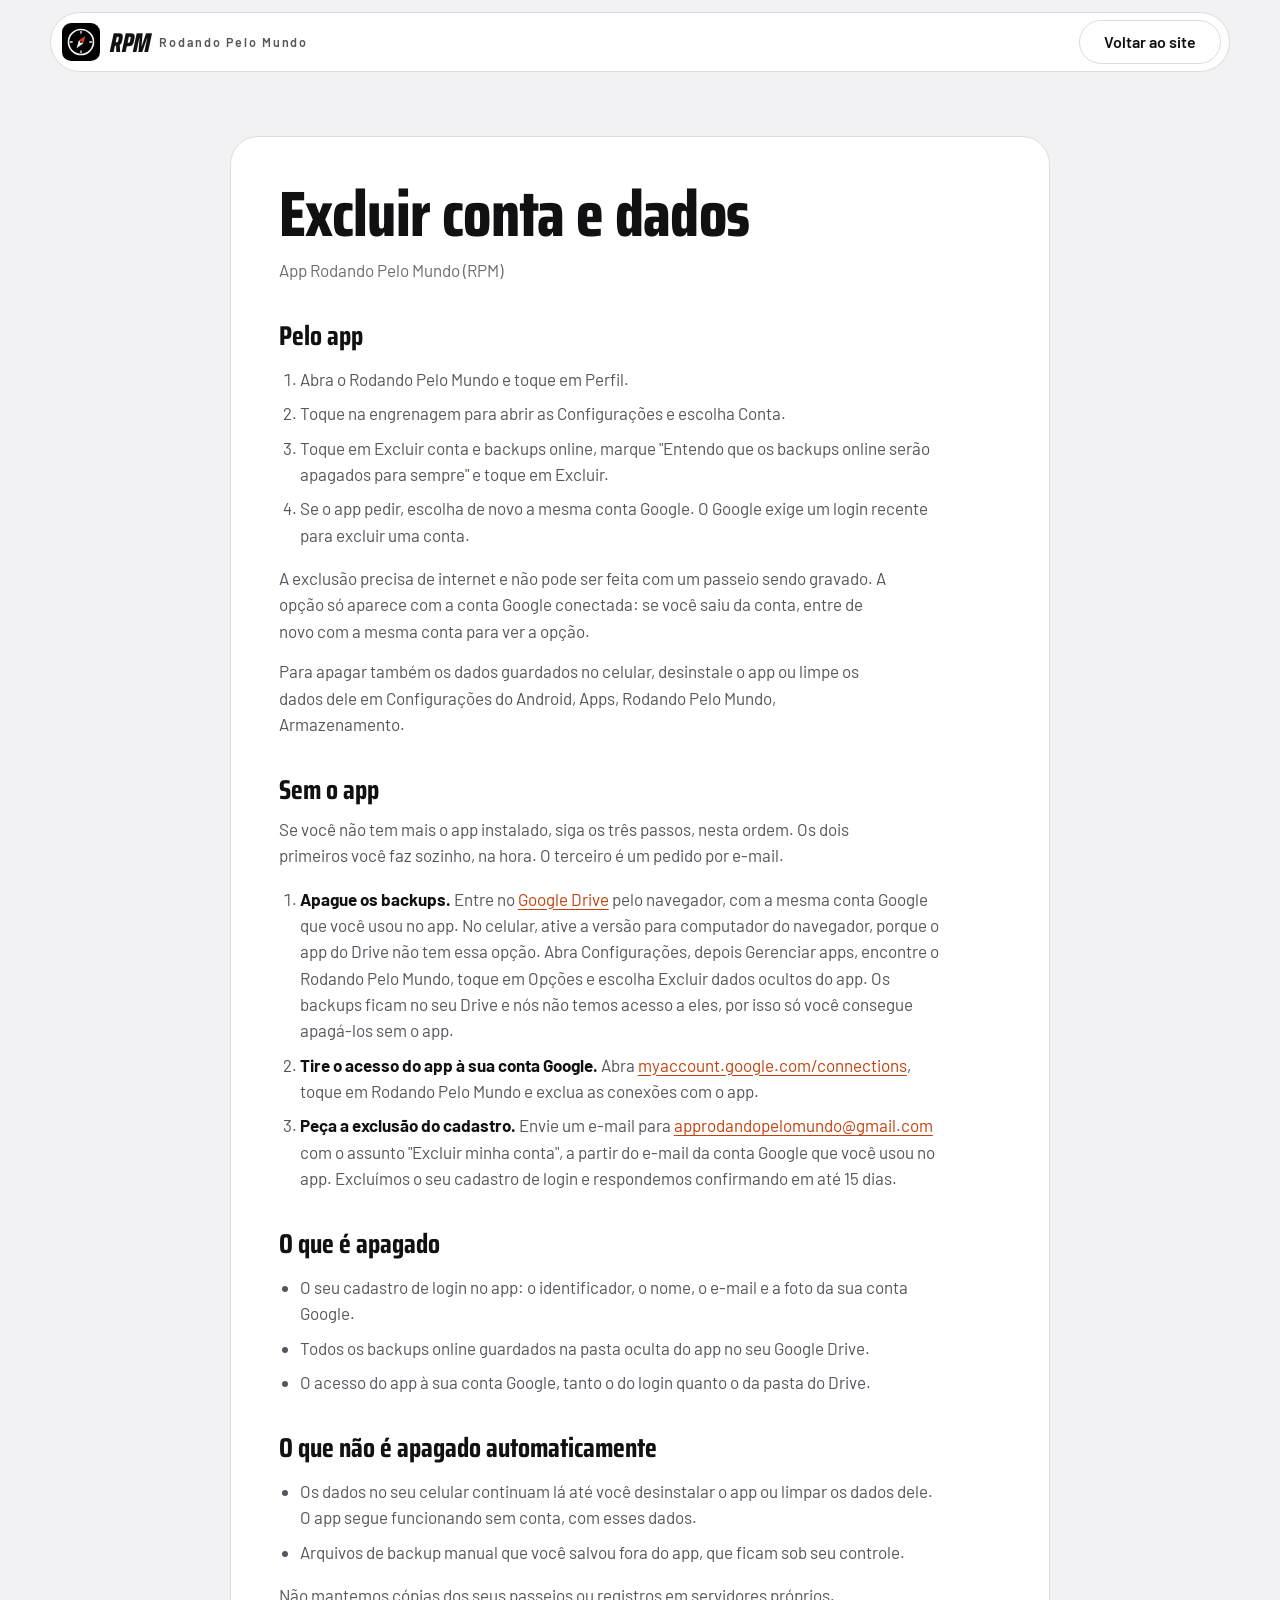
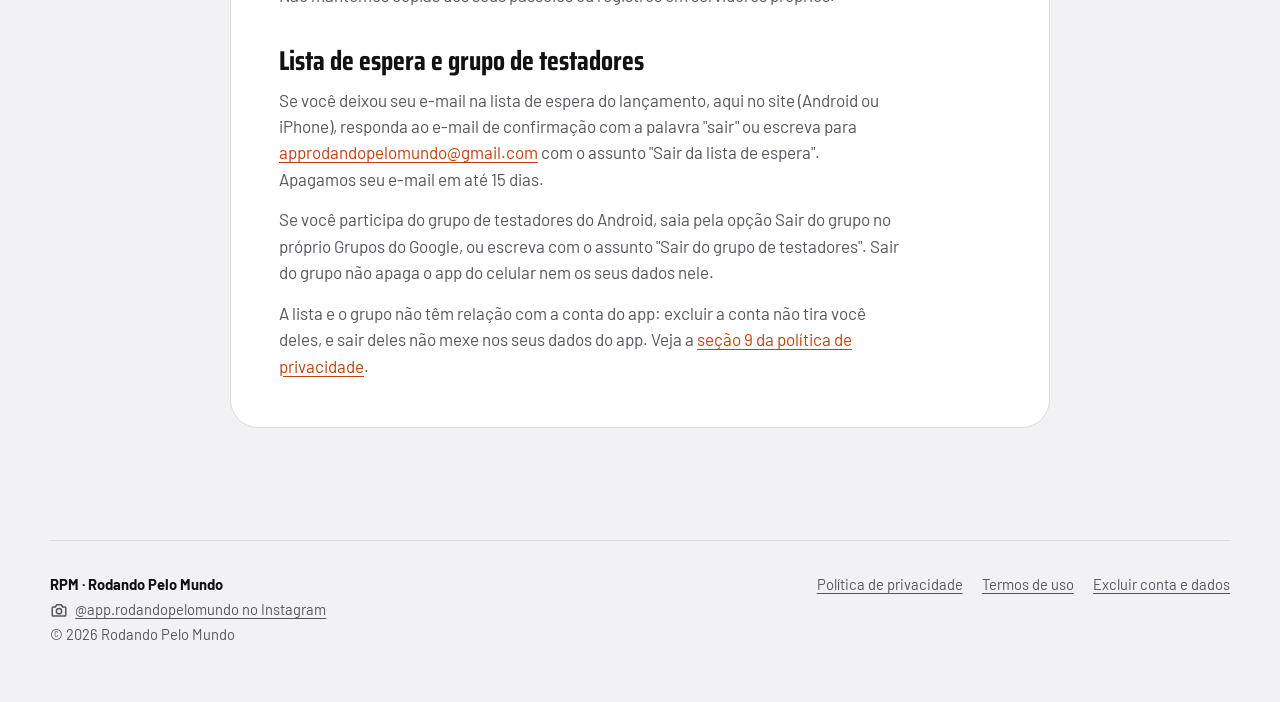
<file: excluir-conta.html>
<!DOCTYPE html>
<html lang="pt-BR">
<head>
  <meta charset="utf-8">
  <meta name="viewport" content="width=device-width, initial-scale=1, viewport-fit=cover">
  <title>Excluir conta e dados · RPM Rodando Pelo Mundo</title>
  <meta name="description" content="Como excluir sua conta e seus dados do app Rodando Pelo Mundo.">
  <link rel="canonical" href="https://rodandopelomundo.com.br/excluir-conta.html">
  <link rel="icon" href="assets/img/simbolo.svg" type="image/svg+xml">
  <meta name="theme-color" content="#0b0b0d" media="(prefers-color-scheme: dark)">
  <meta name="theme-color" content="#f2f2f4" media="(prefers-color-scheme: light)">

  <!-- Prévia ao compartilhar o link (WhatsApp, Instagram etc.) -->
  <meta property="og:type" content="website">
  <meta property="og:title" content="Excluir conta e dados · RPM Rodando Pelo Mundo">
  <meta property="og:description" content="Como excluir sua conta e seus dados do app Rodando Pelo Mundo.">
  <meta property="og:url" content="https://rodandopelomundo.com.br/excluir-conta.html">
  <meta property="og:locale" content="pt_BR">
  <meta property="og:site_name" content="Rodando Pelo Mundo">
  <meta property="og:image" content="https://rodandopelomundo.com.br/assets/img/previa-link-v2.jpg">
  <meta property="og:image:type" content="image/jpeg">
  <meta property="og:image:width" content="1200">
  <meta property="og:image:height" content="630">
  <meta property="og:image:alt" content="Símbolo da bússola do RPM, o nome Rodando Pelo Mundo e a frase O app dos seus passeios de moto, entre dois celulares com as telas Início e Garagem do app">
  <!-- X/Twitter: usa as etiquetas og acima, só precisa saber que é imagem grande -->
  <meta name="twitter:card" content="summary_large_image">

  <link rel="stylesheet" href="assets/css/style.css">
  <script>try{var c=localStorage.getItem("rpm-cor");if(c&&c!=="laranja")document.documentElement.setAttribute("data-cor",c)}catch(e){}</script>
</head>
<body>

<header class="topo">
  <div class="envoltorio pilula">
    <a class="marca" href="index.html" aria-label="RPM, Rodando Pelo Mundo, página inicial">
      <svg viewBox="0 0 100 100" aria-hidden="true">
        <rect width="100" height="100" rx="24" fill="#000"/>
        <g transform="translate(15 15) scale(.7)">
          <circle cx="50" cy="50" r="47" fill="none" stroke="#F2F2F2" stroke-width="6"/>
          <g stroke="#F2F2F2" stroke-width="4.8" stroke-linecap="round">
            <path d="M50 10v7M90 50h-7M50 90v-7M10 50h7"/>
          </g>
          <g transform="rotate(35 50 50)">
            <path d="M50 21 60 50 40 50z" fill="#E53935"/>
            <path d="M50 79 60 50 40 50z" fill="#F2F2F2"/>
          </g>
          <circle cx="50" cy="50" r="3.5" fill="#0B0B0B"/>
        </g>
      </svg>
      <span class="sigla">RPM</span>
      <span class="extenso">Rodando Pelo Mundo</span>
    </a>
    <a class="botao contorno" href="index.html" style="min-height:44px">Voltar ao site</a>
  </div>
</header>

<!-- Esta é a URL a informar na Play Console, em "Exclusão de dados".
     Conferida em 12/11 com o app: os nomes do caminho e dos botões de "Pelo
     app" vêm de lib/telas/tela_perfil.dart (seção Conta),
     lib/telas/cartao_conta.dart e lib/nuvem/textos_conta.dart; o que é
     apagado e em que ordem, de lib/nuvem/exclusao_conta.dart. Ao mudar um,
     mudar o outro.
     Pelo e-mail, só dá para apagar o cadastro de login (Firebase
     Authentication, no console do projeto). Os backups ficam no Drive da
     própria pessoa, onde não temos acesso, por isso o passo do Drive em "Sem
     o app" é dela, e vem antes de tirar o acesso do app à conta Google: sem
     o acesso, o app pode sumir do Gerenciar apps do Drive com os dados ainda
     lá. -->
<main class="documento">
  <div class="envoltorio"><div class="folha">
    <h1>Excluir conta e dados</h1>
    <p class="atualizado">App Rodando Pelo Mundo (RPM)</p>

    <h2>Pelo app</h2>
    <ol>
      <li>Abra o Rodando Pelo Mundo e toque em Perfil.</li>
      <li>Toque na engrenagem para abrir as Configurações e escolha Conta.</li>
      <li>Toque em Excluir conta e backups online, marque "Entendo que os backups online serão apagados para sempre" e toque em Excluir.</li>
      <li>Se o app pedir, escolha de novo a mesma conta Google. O Google exige um login recente para excluir uma conta.</li>
    </ol>
    <p>A exclusão precisa de internet e não pode ser feita com um passeio sendo gravado. A opção só aparece com a conta Google conectada: se você saiu da conta, entre de novo com a mesma conta para ver a opção.</p>
    <p>Para apagar também os dados guardados no celular, desinstale o app ou limpe os dados dele em Configurações do Android, Apps, Rodando Pelo Mundo, Armazenamento.</p>

    <h2>Sem o app</h2>
    <p>Se você não tem mais o app instalado, siga os três passos, nesta ordem. Os dois primeiros você faz sozinho, na hora. O terceiro é um pedido por e-mail.</p>
    <ol>
      <li><strong>Apague os backups.</strong> Entre no <a href="https://drive.google.com" rel="noopener">Google Drive</a> pelo navegador, com a mesma conta Google que você usou no app. No celular, ative a versão para computador do navegador, porque o app do Drive não tem essa opção. Abra Configurações, depois Gerenciar apps, encontre o Rodando Pelo Mundo, toque em Opções e escolha Excluir dados ocultos do app. Os backups ficam no seu Drive e nós não temos acesso a eles, por isso só você consegue apagá-los sem o app.</li>
      <li><strong>Tire o acesso do app à sua conta Google.</strong> Abra <a href="https://myaccount.google.com/connections" rel="noopener">myaccount.google.com/connections</a>, toque em Rodando Pelo Mundo e exclua as conexões com o app.</li>
      <li><strong>Peça a exclusão do cadastro.</strong> Envie um e-mail para <a href="mailto:approdandopelomundo@gmail.com?subject=Excluir%20minha%20conta">approdandopelomundo@gmail.com</a> com o assunto "Excluir minha conta", a partir do e-mail da conta Google que você usou no app. Excluímos o seu cadastro de login e respondemos confirmando em até 15 dias.</li>
    </ol>

    <h2>O que é apagado</h2>
    <ul>
      <li>O seu cadastro de login no app: o identificador, o nome, o e-mail e a foto da sua conta Google.</li>
      <li>Todos os backups online guardados na pasta oculta do app no seu Google Drive.</li>
      <li>O acesso do app à sua conta Google, tanto o do login quanto o da pasta do Drive.</li>
    </ul>

    <h2>O que não é apagado automaticamente</h2>
    <ul>
      <li>Os dados no seu celular continuam lá até você desinstalar o app ou limpar os dados dele. O app segue funcionando sem conta, com esses dados.</li>
      <li>Arquivos de backup manual que você salvou fora do app, que ficam sob seu controle.</li>
    </ul>
    <p>Não mantemos cópias dos seus passeios ou registros em servidores próprios.</p>

    <h2>Lista de espera e grupo de testadores</h2>
    <p>Se você deixou seu e-mail na lista de espera do lançamento, aqui no site (Android ou iPhone), responda ao e-mail de confirmação com a palavra "sair" ou escreva para <a href="mailto:approdandopelomundo@gmail.com?subject=Sair%20da%20lista%20de%20espera">approdandopelomundo@gmail.com</a> com o assunto "Sair da lista de espera". Apagamos seu e-mail em até 15 dias.</p>
    <p>Se você participa do grupo de testadores do Android, saia pela opção Sair do grupo no próprio Grupos do Google, ou escreva com o assunto "Sair do grupo de testadores". Sair do grupo não apaga o app do celular nem os seus dados nele.</p>
    <p>A lista e o grupo não têm relação com a conta do app: excluir a conta não tira você deles, e sair deles não mexe nos seus dados do app. Veja a <a href="privacidade.html#lista-espera">seção 9 da política de privacidade</a>.</p>
  </div></div>
</main>

<footer class="rodape">
  <div class="envoltorio">
    <div><strong style="color:var(--tinta)">RPM · Rodando Pelo Mundo</strong><br><a class="rede" href="https://www.instagram.com/app.rodandopelomundo/" target="_blank" rel="noopener"><svg viewBox="0 0 24 24" aria-hidden="true"><path d="M4 8h3l2-3h6l2 3h3a1 1 0 0 1 1 1v10a1 1 0 0 1-1 1H4a1 1 0 0 1-1-1V9a1 1 0 0 1 1-1z"/><circle cx="12" cy="13.5" r="3.5"/></svg>@app.rodandopelomundo no Instagram</a>© 2026 Rodando Pelo Mundo</div>
    <nav aria-label="Documentos">
      <a href="privacidade.html">Política de privacidade</a>
      <a href="termos.html">Termos de uso</a>
      <a href="excluir-conta.html">Excluir conta e dados</a>
    </nav>
  </div>
</footer>

</body>
</html>
</file>
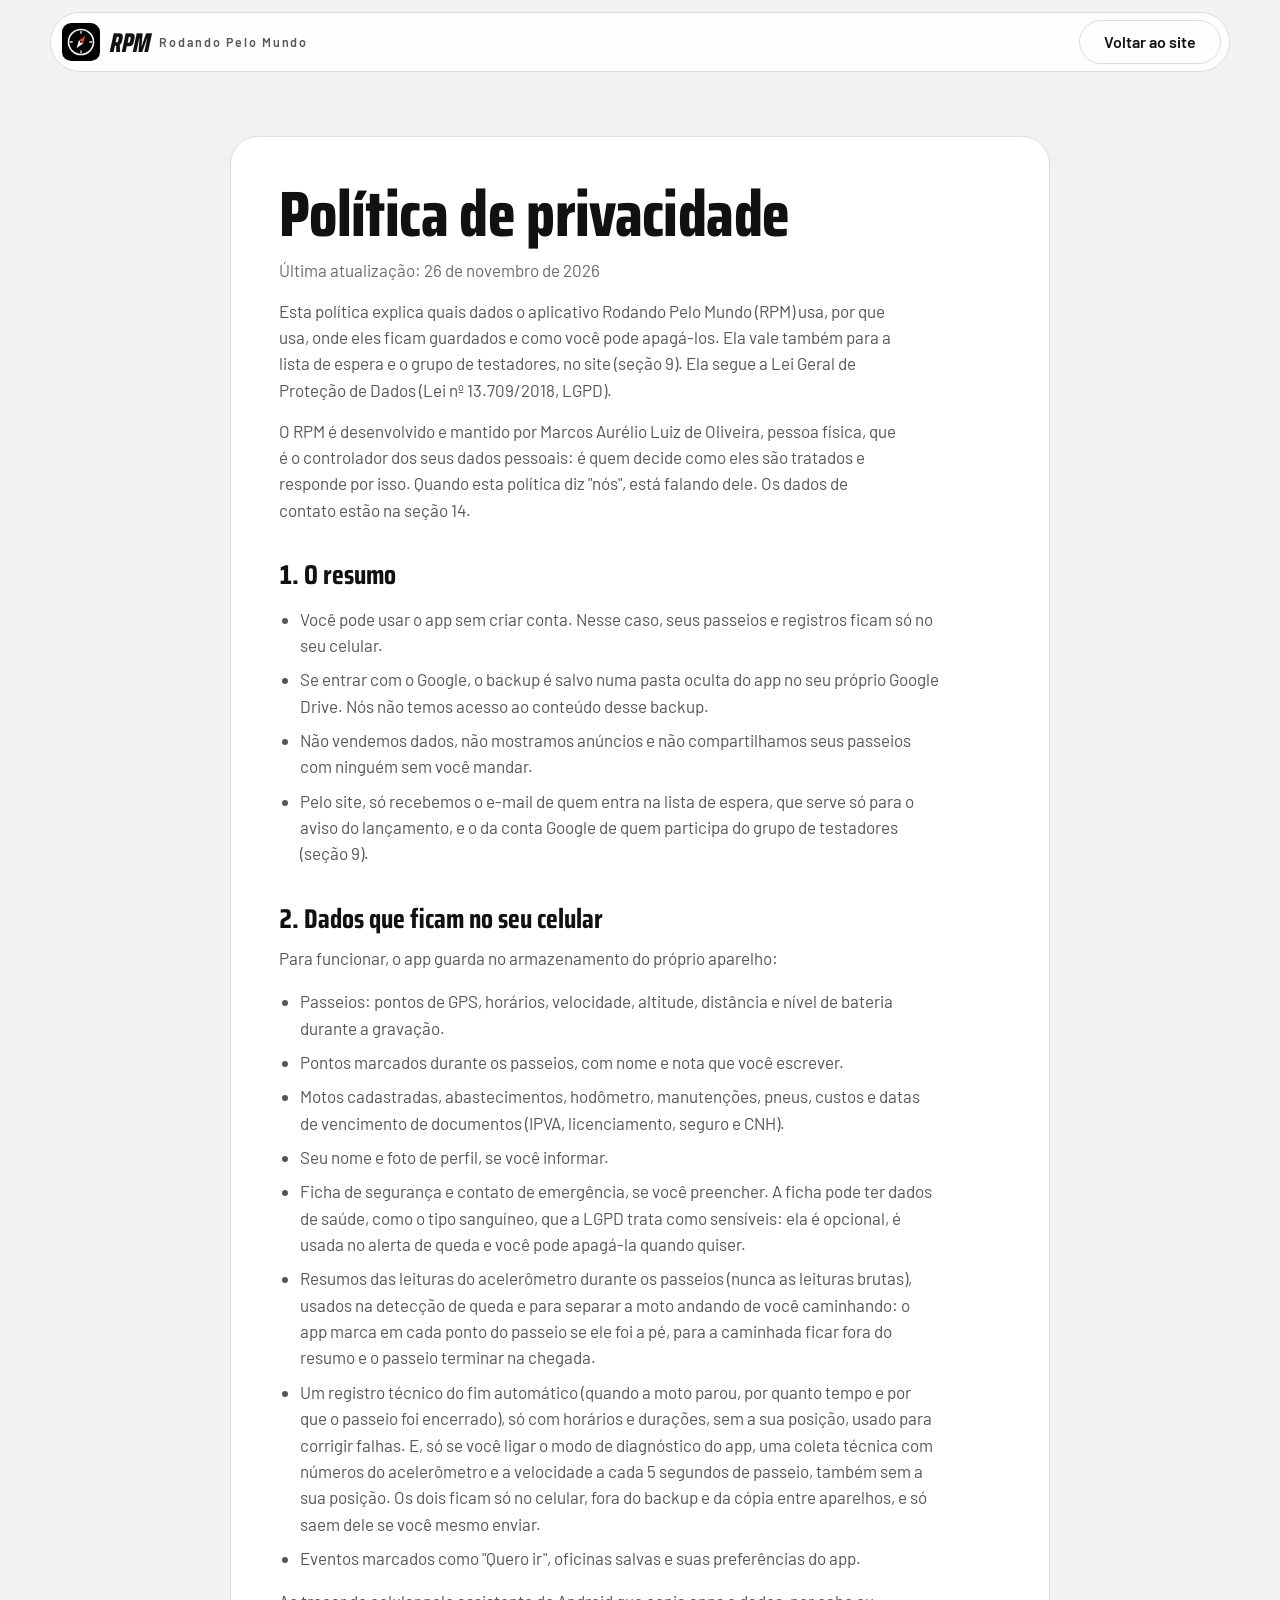
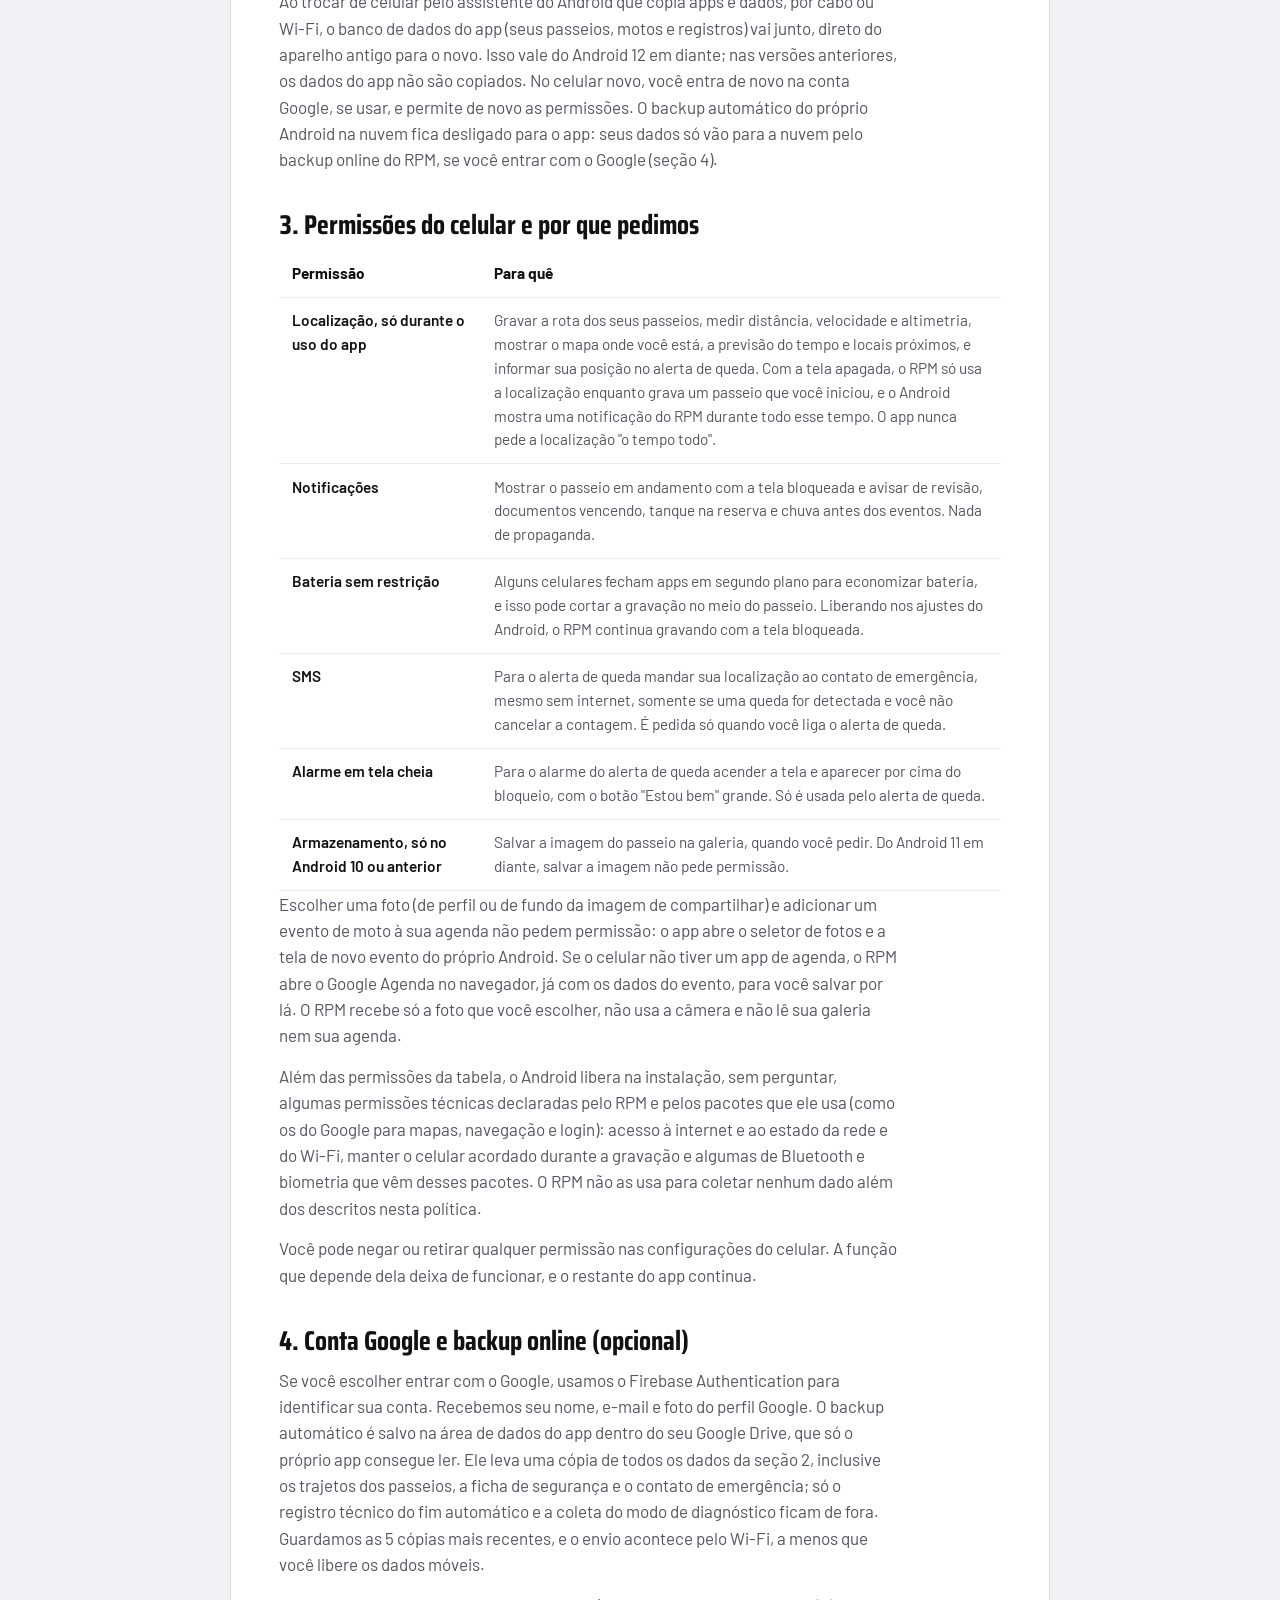
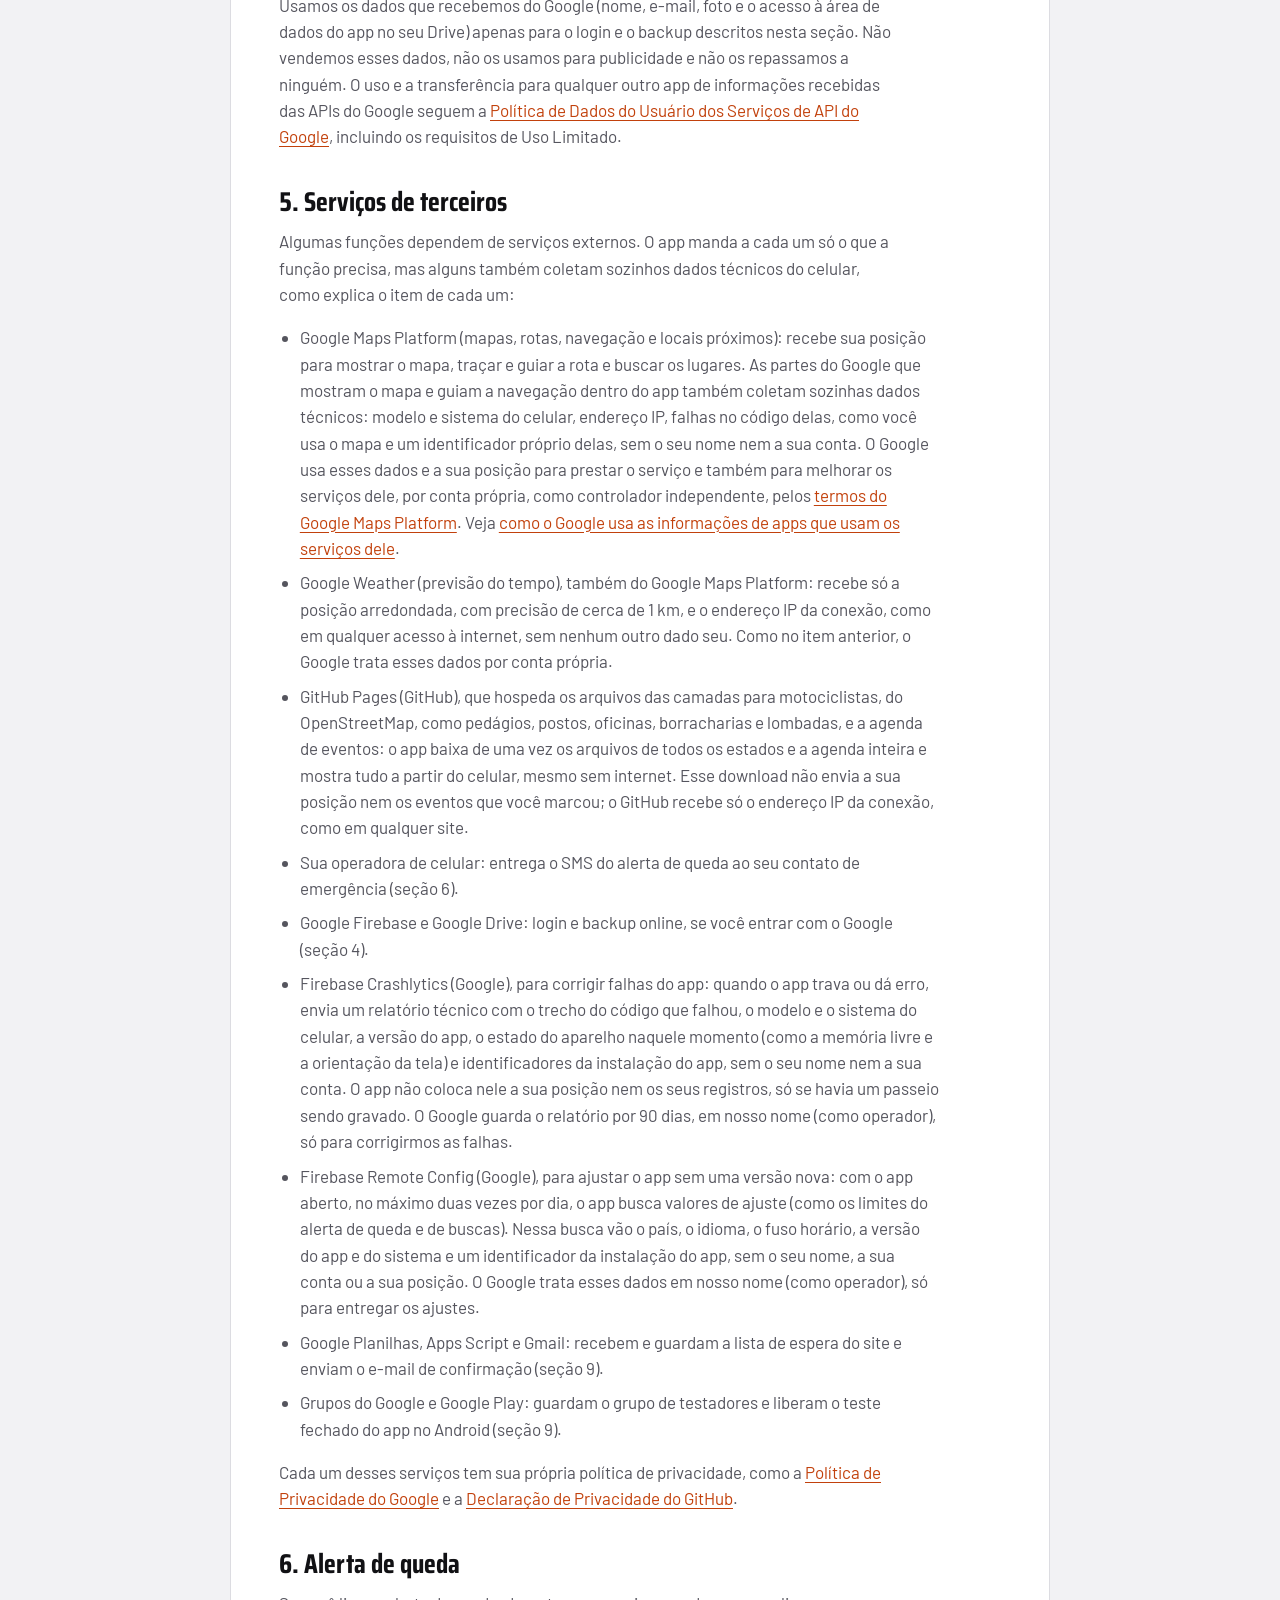
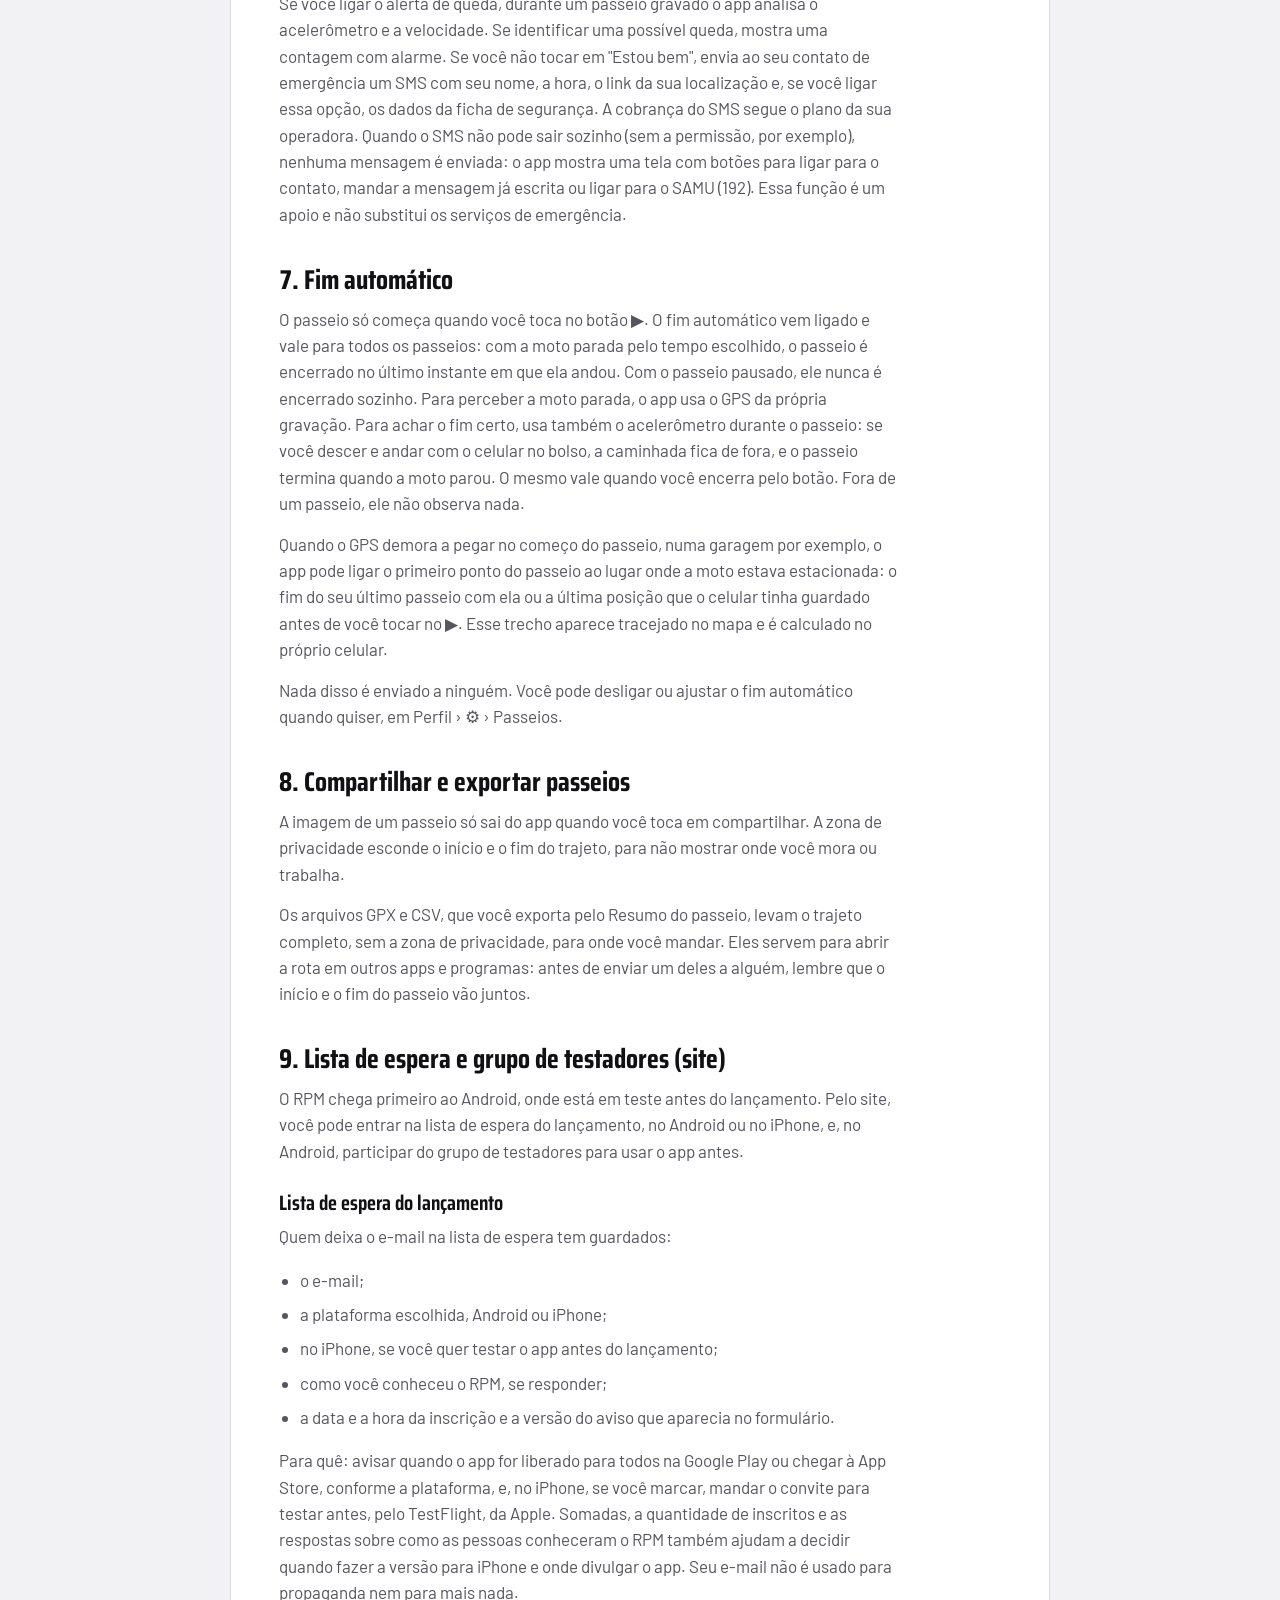
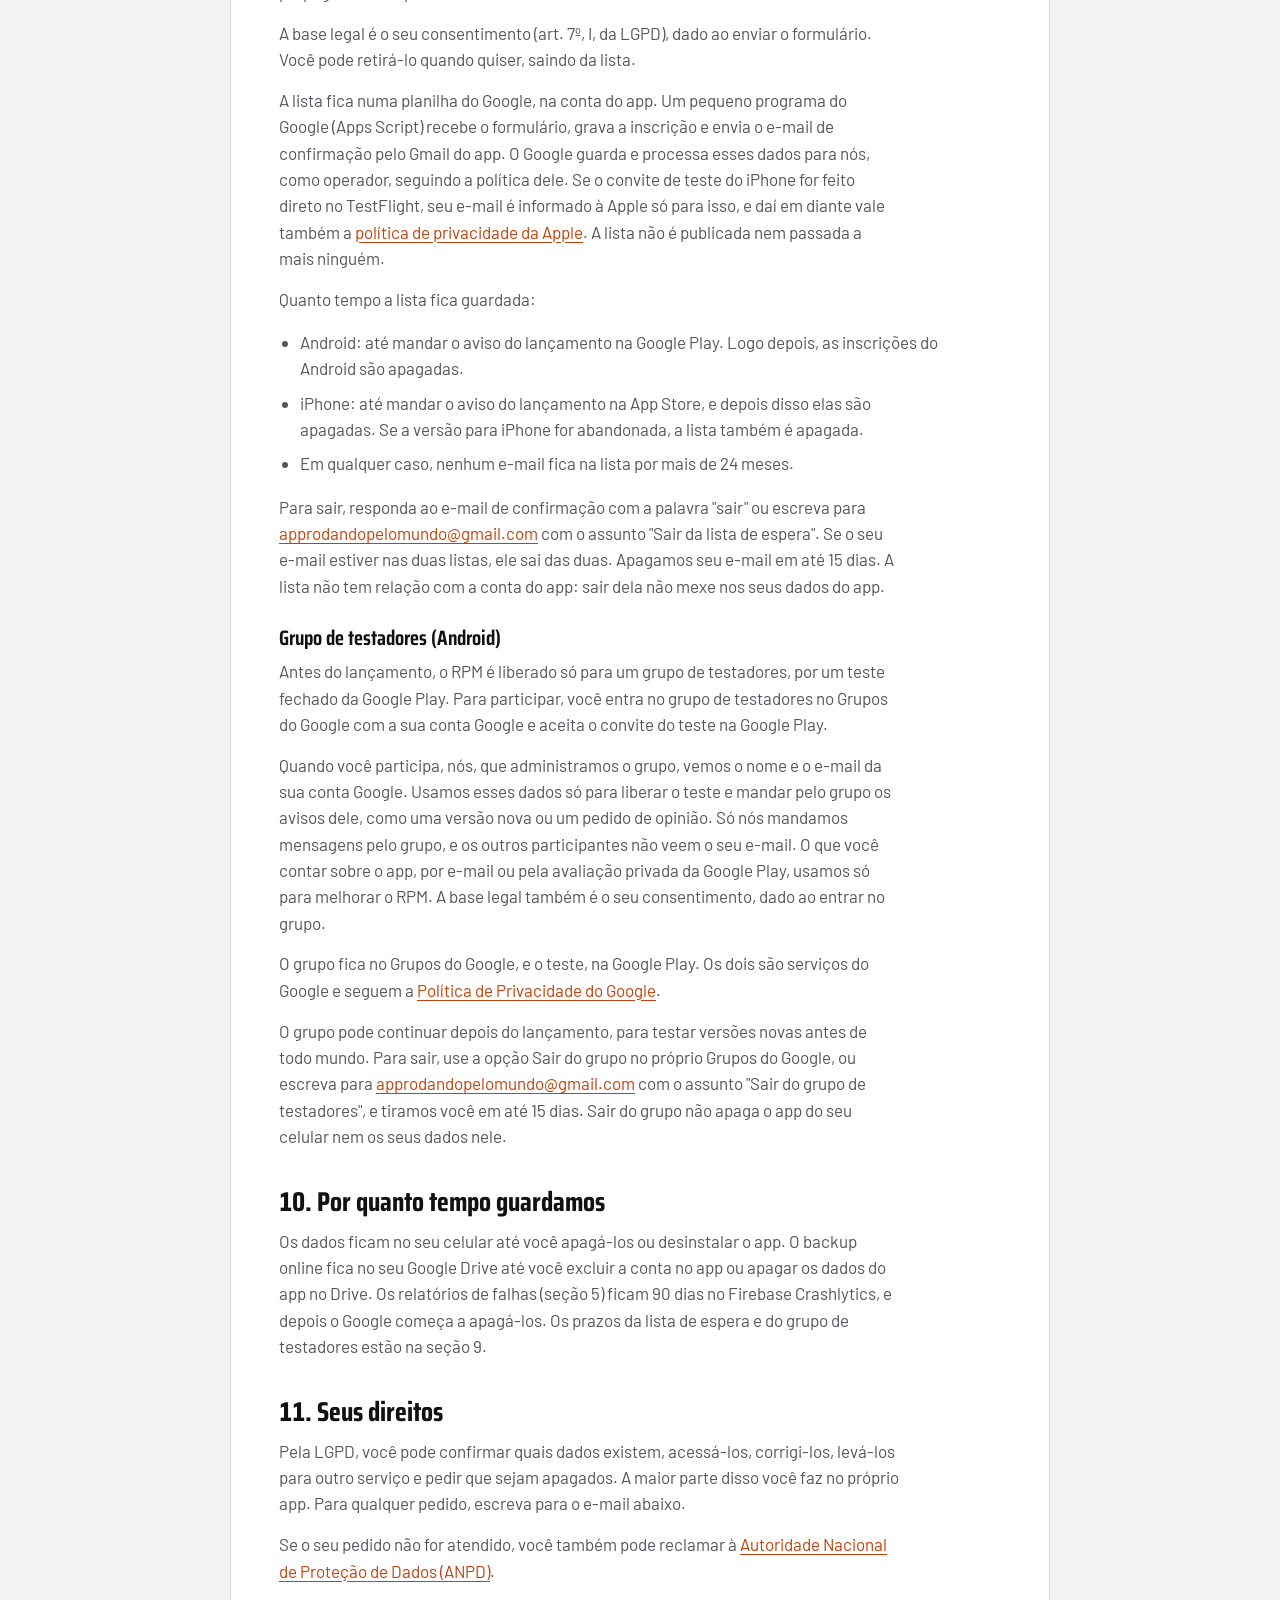
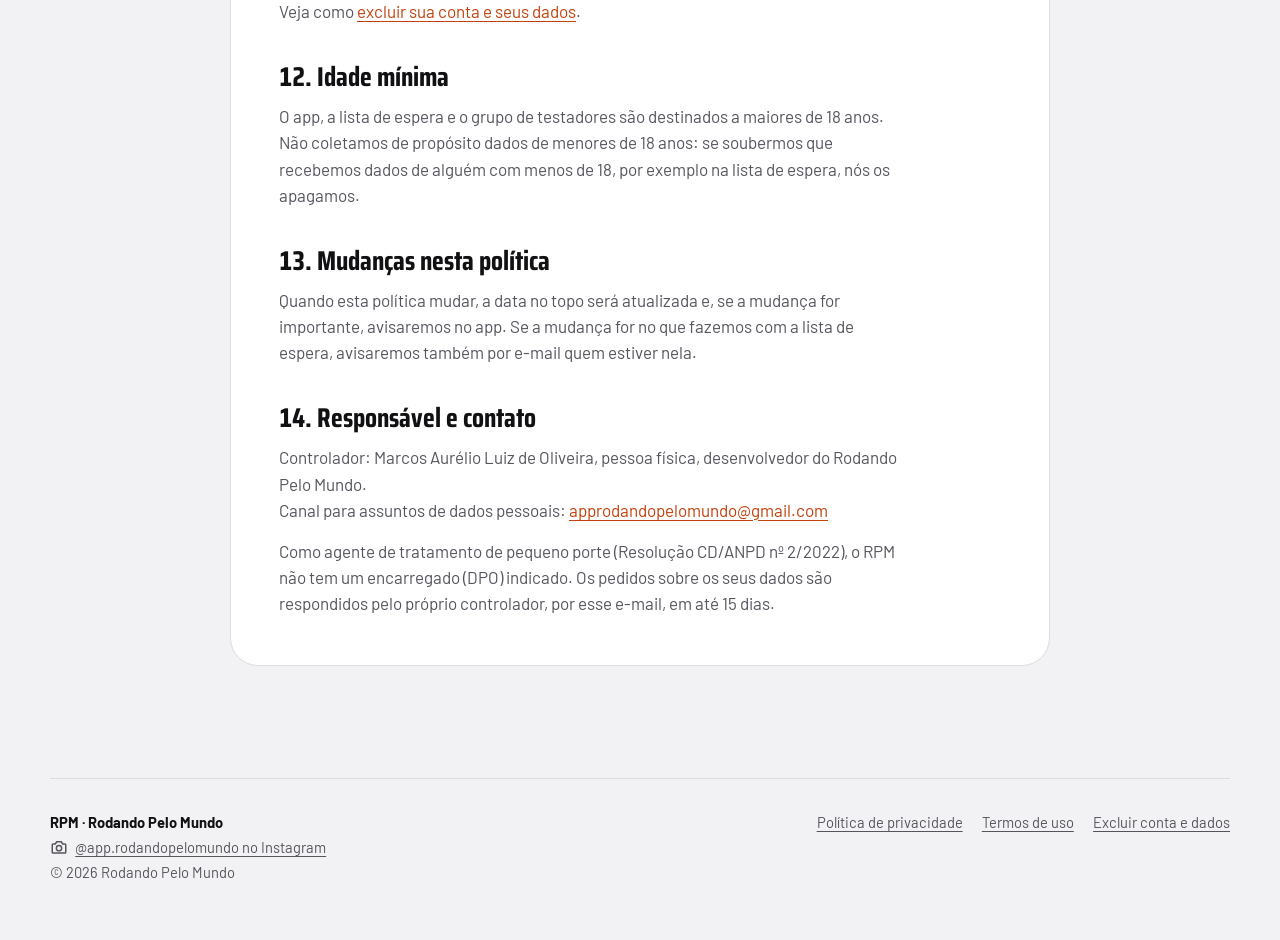
<file: privacidade.html>
<!DOCTYPE html>
<html lang="pt-BR">
<head>
  <meta charset="utf-8">
  <meta name="viewport" content="width=device-width, initial-scale=1, viewport-fit=cover">
  <title>Política de privacidade · RPM Rodando Pelo Mundo</title>
  <meta name="description" content="Quais dados o app Rodando Pelo Mundo usa, por quê, onde ficam e como apagar.">
  <link rel="canonical" href="https://rodandopelomundo.com.br/privacidade.html">
  <link rel="icon" href="assets/img/simbolo.svg" type="image/svg+xml">
  <meta name="theme-color" content="#0b0b0d" media="(prefers-color-scheme: dark)">
  <meta name="theme-color" content="#f2f2f4" media="(prefers-color-scheme: light)">

  <!-- Prévia ao compartilhar o link (WhatsApp, Instagram etc.) -->
  <meta property="og:type" content="website">
  <meta property="og:title" content="Política de privacidade · RPM Rodando Pelo Mundo">
  <meta property="og:description" content="Quais dados o app Rodando Pelo Mundo usa, por quê, onde ficam e como apagar.">
  <meta property="og:url" content="https://rodandopelomundo.com.br/privacidade.html">
  <meta property="og:locale" content="pt_BR">
  <meta property="og:site_name" content="Rodando Pelo Mundo">
  <meta property="og:image" content="https://rodandopelomundo.com.br/assets/img/previa-link-v2.jpg">
  <meta property="og:image:type" content="image/jpeg">
  <meta property="og:image:width" content="1200">
  <meta property="og:image:height" content="630">
  <meta property="og:image:alt" content="Símbolo da bússola do RPM, o nome Rodando Pelo Mundo e a frase O app dos seus passeios de moto, entre dois celulares com as telas Início e Garagem do app">
  <!-- X/Twitter: usa as etiquetas og acima, só precisa saber que é imagem grande -->
  <meta name="twitter:card" content="summary_large_image">

  <link rel="stylesheet" href="assets/css/style.css">
  <script>try{var c=localStorage.getItem("rpm-cor");if(c&&c!=="laranja")document.documentElement.setAttribute("data-cor",c)}catch(e){}</script>
</head>
<body>

<header class="topo">
  <div class="envoltorio pilula">
    <a class="marca" href="index.html" aria-label="RPM, Rodando Pelo Mundo, página inicial">
      <svg viewBox="0 0 100 100" aria-hidden="true">
        <rect width="100" height="100" rx="24" fill="#000"/>
        <g transform="translate(15 15) scale(.7)">
          <circle cx="50" cy="50" r="47" fill="none" stroke="#F2F2F2" stroke-width="6"/>
          <g stroke="#F2F2F2" stroke-width="4.8" stroke-linecap="round">
            <path d="M50 10v7M90 50h-7M50 90v-7M10 50h7"/>
          </g>
          <g transform="rotate(35 50 50)">
            <path d="M50 21 60 50 40 50z" fill="#E53935"/>
            <path d="M50 79 60 50 40 50z" fill="#F2F2F2"/>
          </g>
          <circle cx="50" cy="50" r="3.5" fill="#0B0B0B"/>
        </g>
      </svg>
      <span class="sigla">RPM</span>
      <span class="extenso">Rodando Pelo Mundo</span>
    </a>
    <a class="botao contorno" href="index.html" style="min-height:44px">Voltar ao site</a>
  </div>
</header>

<!-- Conferida em 04/11 com os textos do app e com o Mapa de dados: os
     porquês da tabela da seção 3 são os de lib/telas/textos_permissoes.dart,
     e o "Seus dados" da tela Sobre (lib/telas/tela_sobre.dart) repete as
     frases das seções 4 (backup, em textoSobreConta), 5 (serviços, em
     itensSobreDados) e 8 (GPX e CSV, em textoSobreDados). Ao mudar um, mudar
     o outro. As camadas da seção 5 vêm dos arquivos por estado do
     repositório rodandopelomundo-dados (dados.rodandopelomundo.com.br, no
     GitHub Pages), desde o card "Ler os arquivos no app no lugar do
     Overpass": o app baixa todos os estados, sem enviar a posição. Desde o
     card "Eventos 5a" (22/11), a agenda de eventos também vem de lá
     (eventos/agenda.json), inteira, sem enviar a posição nem os eventos
     marcados: mesmo item da seção 5. A reserva do Google Agenda na web (seção 3) é do Android: no
     iPhone, o Calendário da Apple sempre existe. O Crashlytics (card
     "Crashlytics") está no item #falhas da seção 5, com o prazo de 90 dias
     também na seção 10; é a mesma frase do último item de itensSobreDados.
     Nele o Google é OPERADOR (Firebase), diferente do Google Maps Platform.
     A seção 9 (lista de espera do iPhone desde 09/11; Android e grupo
     dos testadores desde 12/11) é só do site: o app não coleta esses dados,
     por isso o "Seus dados" da tela Sobre não a repete. O formulário fica
     no index.html (painel #lista, com os links #android e #iphone e a data
     do aviso no campo escondido "aviso") e o código do Apps Script em
     _ferramentas/lista_espera.gs; ao mudar o que a lista guarda, mudar os
     três juntos. O id "lista-iphone" ficou no subtítulo da lista porque os
     e-mails de confirmação de 09/11 a 12/11 apontam para ele.
     Conferida de novo em 09/11, depois da saída do início automático (card
     "Política e Seus dados sem o início automático"): sem a Atividade
     física na seção 3, a seção 7 só com o fim automático (que usa só o GPS
     da gravação; o carregador e o aviso de veículo do Android também
     saíram) e o registro técnico das seções 2 e 4 só do fim automático. A
     linha da Localização na seção 3 segue o porquê de textos_permissoes.dart,
     e o "Seus dados" (textoSobreDados) diz que, com a tela apagada, a
     localização só é usada durante a gravação.
     Em 10/11 a seção 4 ganhou o parágrafo #uso-limitado (card "Frase de uso
     limitado do Google na política"): é a declaração pedida pelo Google
     para o login e o escopo drive.appdata, sem nenhuma prática nova. Fica
     só aqui: o textoSobreConta da tela Sobre não precisa repeti-lo. Se o
     app passar a pedir outro escopo do Google, rever este parágrafo e a
     tela Acesso a dados do Google Auth Platform.
     Em 12/11 (card "Política e Seus dados: dados técnicos dos SDKs do
     Google"), a seção 5 deixou de dizer que os serviços recebem "apenas o
     necessário": os SDKs do Maps e da navegação coletam sozinhos dados
     técnicos (modelo e sistema, IP, falhas no código deles, interações com o
     mapa e um identificador próprio), e o Google Maps Platform (inclusive o
     Weather) é controlador independente pelos termos dele. É o que o
     formulário Segurança dos dados da Play declara (coletados e
     compartilhados, finalidade Análise). A abertura da seção 5 e os itens do
     Maps e do Weather são as mesmas frases de textoSobreDados e
     itensSobreDados. Se um SDK do Google sair do app ou entrar outro, rever
     a seção 5, o "Seus dados" e o formulário juntos. A seção 12 (idade)
     ganhou, no mesmo dia, a frase de não coletar dados de menores (card
     "Site: idade mínima de 18 anos"); fica só aqui e nos Termos.
     Em 21/11 (card "Remote Config"), a seção 5 ganhou o item #ajustes, logo
     depois do #falhas: é a mesma frase do item do Remote Config em
     itensSobreDados (lib/telas/tela_sobre.dart). O app não manda nada da
     pessoa: quem manda os dados técnicos é o próprio SDK do Firebase, na
     busca dos ajustes (no máximo uma a cada 12 h, com o app aberto; ver
     lib/nuvem/config_remota.dart). Como no Crashlytics, o Google é OPERADOR.
     O Google Analytics continua fora do app; se um dia entrar, rever este
     item, o "Seus dados" e o formulário Segurança dos dados juntos. -->
<main class="documento">
  <div class="envoltorio"><div class="folha">
    <h1>Política de privacidade</h1>
    <p class="atualizado">Última atualização: 26 de novembro de 2026</p>

    <p>Esta política explica quais dados o aplicativo Rodando Pelo Mundo (RPM) usa, por que usa, onde eles ficam guardados e como você pode apagá-los. Ela vale também para a lista de espera e o grupo de testadores, no site (seção 9). Ela segue a Lei Geral de Proteção de Dados (Lei nº 13.709/2018, LGPD).</p>
    <p>O RPM é desenvolvido e mantido por Marcos Aurélio Luiz de Oliveira, pessoa física, que é o controlador dos seus dados pessoais: é quem decide como eles são tratados e responde por isso. Quando esta política diz "nós", está falando dele. Os dados de contato estão na seção 14.</p>

    <h2>1. O resumo</h2>
    <ul>
      <li>Você pode usar o app sem criar conta. Nesse caso, seus passeios e registros ficam só no seu celular.</li>
      <li>Se entrar com o Google, o backup é salvo numa pasta oculta do app no seu próprio Google Drive. Nós não temos acesso ao conteúdo desse backup.</li>
      <li>Não vendemos dados, não mostramos anúncios e não compartilhamos seus passeios com ninguém sem você mandar.</li>
      <li>Pelo site, só recebemos o e-mail de quem entra na lista de espera, que serve só para o aviso do lançamento, e o da conta Google de quem participa do grupo de testadores (seção 9).</li>
    </ul>

    <h2>2. Dados que ficam no seu celular</h2>
    <p>Para funcionar, o app guarda no armazenamento do próprio aparelho:</p>
    <ul>
      <li>Passeios: pontos de GPS, horários, velocidade, altitude, distância e nível de bateria durante a gravação.</li>
      <li>Pontos marcados durante os passeios, com nome e nota que você escrever.</li>
      <li>Motos cadastradas, abastecimentos, hodômetro, manutenções, pneus, custos e datas de vencimento de documentos (IPVA, licenciamento, seguro e CNH).</li>
      <li>Seu nome e foto de perfil, se você informar.</li>
      <li>Ficha de segurança e contato de emergência, se você preencher. A ficha pode ter dados de saúde, como o tipo sanguíneo, que a LGPD trata como sensíveis: ela é opcional, é usada no alerta de queda e você pode apagá-la quando quiser.</li>
      <li>Resumos das leituras do acelerômetro durante os passeios (nunca as leituras brutas), usados na detecção de queda e para separar a moto andando de você caminhando: o app marca em cada ponto do passeio se ele foi a pé, para a caminhada ficar fora do resumo e o passeio terminar na chegada.</li>
      <li>Um registro técnico do fim automático (quando a moto parou, por quanto tempo e por que o passeio foi encerrado), só com horários e durações, sem a sua posição, usado para corrigir falhas. E, só se você ligar o modo de diagnóstico do app, uma coleta técnica com números do acelerômetro e a velocidade a cada 5 segundos de passeio, também sem a sua posição. Os dois ficam só no celular, fora do backup e da cópia entre aparelhos, e só saem dele se você mesmo enviar.</li>
      <li>Eventos marcados como "Quero ir", oficinas salvas e suas preferências do app.</li>
    </ul>
    <p>Ao trocar de celular pelo assistente do Android que copia apps e dados, por cabo ou Wi-Fi, o banco de dados do app (seus passeios, motos e registros) vai junto, direto do aparelho antigo para o novo. Isso vale do Android 12 em diante; nas versões anteriores, os dados do app não são copiados. No celular novo, você entra de novo na conta Google, se usar, e permite de novo as permissões. O backup automático do próprio Android na nuvem fica desligado para o app: seus dados só vão para a nuvem pelo backup online do RPM, se você entrar com o Google (seção 4).</p>

    <h2>3. Permissões do celular e por que pedimos</h2>
    <div class="tabela">
      <table>
        <thead><tr><th>Permissão</th><th>Para quê</th></tr></thead>
        <tbody>
          <tr><td>Localização, só durante o uso do app</td><td>Gravar a rota dos seus passeios, medir distância, velocidade e altimetria, mostrar o mapa onde você está, a previsão do tempo e locais próximos, e informar sua posição no alerta de queda. Com a tela apagada, o RPM só usa a localização enquanto grava um passeio que você iniciou, e o Android mostra uma notificação do RPM durante todo esse tempo. O app nunca pede a localização "o tempo todo".</td></tr>
          <tr><td>Notificações</td><td>Mostrar o passeio em andamento com a tela bloqueada e avisar de revisão, documentos vencendo, tanque na reserva e chuva antes dos eventos. Nada de propaganda.</td></tr>
          <tr><td>Bateria sem restrição</td><td>Alguns celulares fecham apps em segundo plano para economizar bateria, e isso pode cortar a gravação no meio do passeio. Liberando nos ajustes do Android, o RPM continua gravando com a tela bloqueada.</td></tr>
          <tr><td>SMS</td><td>Para o alerta de queda mandar sua localização ao contato de emergência, mesmo sem internet, somente se uma queda for detectada e você não cancelar a contagem. É pedida só quando você liga o alerta de queda.</td></tr>
          <tr><td>Alarme em tela cheia</td><td>Para o alarme do alerta de queda acender a tela e aparecer por cima do bloqueio, com o botão "Estou bem" grande. Só é usada pelo alerta de queda.</td></tr>
          <tr><td>Armazenamento, só no Android 10 ou anterior</td><td>Salvar a imagem do passeio na galeria, quando você pedir. Do Android 11 em diante, salvar a imagem não pede permissão.</td></tr>
        </tbody>
      </table>
    </div>
    <p>Escolher uma foto (de perfil ou de fundo da imagem de compartilhar) e adicionar um evento de moto à sua agenda não pedem permissão: o app abre o seletor de fotos e a tela de novo evento do próprio Android. Se o celular não tiver um app de agenda, o RPM abre o Google Agenda no navegador, já com os dados do evento, para você salvar por lá. O RPM recebe só a foto que você escolher, não usa a câmera e não lê sua galeria nem sua agenda.</p>
    <p>Além das permissões da tabela, o Android libera na instalação, sem perguntar, algumas permissões técnicas declaradas pelo RPM e pelos pacotes que ele usa (como os do Google para mapas, navegação e login): acesso à internet e ao estado da rede e do Wi-Fi, manter o celular acordado durante a gravação e algumas de Bluetooth e biometria que vêm desses pacotes. O RPM não as usa para coletar nenhum dado além dos descritos nesta política.</p>
    <p>Você pode negar ou retirar qualquer permissão nas configurações do celular. A função que depende dela deixa de funcionar, e o restante do app continua.</p>

    <h2>4. Conta Google e backup online (opcional)</h2>
    <p>Se você escolher entrar com o Google, usamos o Firebase Authentication para identificar sua conta. Recebemos seu nome, e-mail e foto do perfil Google. O backup automático é salvo na área de dados do app dentro do seu Google Drive, que só o próprio app consegue ler. Ele leva uma cópia de todos os dados da seção 2, inclusive os trajetos dos passeios, a ficha de segurança e o contato de emergência; só o registro técnico do fim automático e a coleta do modo de diagnóstico ficam de fora. Guardamos as 5 cópias mais recentes, e o envio acontece pelo Wi-Fi, a menos que você libere os dados móveis.</p>
    <p id="uso-limitado">Usamos os dados que recebemos do Google (nome, e-mail, foto e o acesso à área de dados do app no seu Drive) apenas para o login e o backup descritos nesta seção. Não vendemos esses dados, não os usamos para publicidade e não os repassamos a ninguém. O uso e a transferência para qualquer outro app de informações recebidas das APIs do Google seguem a <a href="https://developers.google.com/terms/api-services-user-data-policy" rel="noopener">Política de Dados do Usuário dos Serviços de API do Google</a>, incluindo os requisitos de Uso Limitado.</p>

    <h2>5. Serviços de terceiros</h2>
    <p>Algumas funções dependem de serviços externos. O app manda a cada um só o que a função precisa, mas alguns também coletam sozinhos dados técnicos do celular, como explica o item de cada um:</p>
    <ul>
      <li>Google Maps Platform (mapas, rotas, navegação e locais próximos): recebe sua posição para mostrar o mapa, traçar e guiar a rota e buscar os lugares. As partes do Google que mostram o mapa e guiam a navegação dentro do app também coletam sozinhas dados técnicos: modelo e sistema do celular, endereço IP, falhas no código delas, como você usa o mapa e um identificador próprio delas, sem o seu nome nem a sua conta. O Google usa esses dados e a sua posição para prestar o serviço e também para melhorar os serviços dele, por conta própria, como controlador independente, pelos <a href="https://cloud.google.com/maps-platform/terms" rel="noopener">termos do Google Maps Platform</a>. Veja <a href="https://policies.google.com/technologies/partner-sites" rel="noopener">como o Google usa as informações de apps que usam os serviços dele</a>.</li>
      <li>Google Weather (previsão do tempo), também do Google Maps Platform: recebe só a posição arredondada, com precisão de cerca de 1 km, e o endereço IP da conexão, como em qualquer acesso à internet, sem nenhum outro dado seu. Como no item anterior, o Google trata esses dados por conta própria.</li>
      <li>GitHub Pages (GitHub), que hospeda os arquivos das camadas para motociclistas, do OpenStreetMap, como pedágios, postos, oficinas, borracharias e lombadas, e a agenda de eventos: o app baixa de uma vez os arquivos de todos os estados e a agenda inteira e mostra tudo a partir do celular, mesmo sem internet. Esse download não envia a sua posição nem os eventos que você marcou; o GitHub recebe só o endereço IP da conexão, como em qualquer site.</li>
      <li>Sua operadora de celular: entrega o SMS do alerta de queda ao seu contato de emergência (seção 6).</li>
      <li>Google Firebase e Google Drive: login e backup online, se você entrar com o Google (seção 4).</li>
      <li id="falhas">Firebase Crashlytics (Google), para corrigir falhas do app: quando o app trava ou dá erro, envia um relatório técnico com o trecho do código que falhou, o modelo e o sistema do celular, a versão do app, o estado do aparelho naquele momento (como a memória livre e a orientação da tela) e identificadores da instalação do app, sem o seu nome nem a sua conta. O app não coloca nele a sua posição nem os seus registros, só se havia um passeio sendo gravado. O Google guarda o relatório por 90 dias, em nosso nome (como operador), só para corrigirmos as falhas.</li>
      <li id="ajustes">Firebase Remote Config (Google), para ajustar o app sem uma versão nova: com o app aberto, no máximo duas vezes por dia, o app busca valores de ajuste (como os limites do alerta de queda e de buscas). Nessa busca vão o país, o idioma, o fuso horário, a versão do app e do sistema e um identificador da instalação do app, sem o seu nome, a sua conta ou a sua posição. O Google trata esses dados em nosso nome (como operador), só para entregar os ajustes.</li>
      <li>Google Planilhas, Apps Script e Gmail: recebem e guardam a lista de espera do site e enviam o e-mail de confirmação (seção 9).</li>
      <li>Grupos do Google e Google Play: guardam o grupo de testadores e liberam o teste fechado do app no Android (seção 9).</li>
    </ul>
    <p>Cada um desses serviços tem sua própria política de privacidade, como a <a href="https://policies.google.com/privacy" rel="noopener">Política de Privacidade do Google</a> e a <a href="https://docs.github.com/site-policy/privacy-policies/github-general-privacy-statement" rel="noopener">Declaração de Privacidade do GitHub</a>.</p>

    <h2>6. Alerta de queda</h2>
    <p>Se você ligar o alerta de queda, durante um passeio gravado o app analisa o acelerômetro e a velocidade. Se identificar uma possível queda, mostra uma contagem com alarme. Se você não tocar em "Estou bem", envia ao seu contato de emergência um SMS com seu nome, a hora, o link da sua localização e, se você ligar essa opção, os dados da ficha de segurança. A cobrança do SMS segue o plano da sua operadora. Quando o SMS não pode sair sozinho (sem a permissão, por exemplo), nenhuma mensagem é enviada: o app mostra uma tela com botões para ligar para o contato, mandar a mensagem já escrita ou ligar para o SAMU (192). Essa função é um apoio e não substitui os serviços de emergência.</p>

    <h2>7. Fim automático</h2>
    <p>O passeio só começa quando você toca no botão ▶︎. O fim automático vem ligado e vale para todos os passeios: com a moto parada pelo tempo escolhido, o passeio é encerrado no último instante em que ela andou. Com o passeio pausado, ele nunca é encerrado sozinho. Para perceber a moto parada, o app usa o GPS da própria gravação. Para achar o fim certo, usa também o acelerômetro durante o passeio: se você descer e andar com o celular no bolso, a caminhada fica de fora, e o passeio termina quando a moto parou. O mesmo vale quando você encerra pelo botão. Fora de um passeio, ele não observa nada.</p>
    <p>Quando o GPS demora a pegar no começo do passeio, numa garagem por exemplo, o app pode ligar o primeiro ponto do passeio ao lugar onde a moto estava estacionada: o fim do seu último passeio com ela ou a última posição que o celular tinha guardado antes de você tocar no ▶︎. Esse trecho aparece tracejado no mapa e é calculado no próprio celular.</p>
    <p>Nada disso é enviado a ninguém. Você pode desligar ou ajustar o fim automático quando quiser, em Perfil › ⚙ › Passeios.</p>

    <h2>8. Compartilhar e exportar passeios</h2>
    <p>A imagem de um passeio só sai do app quando você toca em compartilhar. A zona de privacidade esconde o início e o fim do trajeto, para não mostrar onde você mora ou trabalha.</p>
    <p>Os arquivos GPX e CSV, que você exporta pelo Resumo do passeio, levam o trajeto completo, sem a zona de privacidade, para onde você mandar. Eles servem para abrir a rota em outros apps e programas: antes de enviar um deles a alguém, lembre que o início e o fim do passeio vão juntos.</p>

    <h2 id="lista-espera">9. Lista de espera e grupo de testadores (site)</h2>
    <p>O RPM chega primeiro ao Android, onde está em teste antes do lançamento. Pelo site, você pode entrar na lista de espera do lançamento, no Android ou no iPhone, e, no Android, participar do grupo de testadores para usar o app antes.</p>

    <h3 id="lista-iphone">Lista de espera do lançamento</h3>
    <p>Quem deixa o e-mail na lista de espera tem guardados:</p>
    <ul>
      <li>o e-mail;</li>
      <li>a plataforma escolhida, Android ou iPhone;</li>
      <li>no iPhone, se você quer testar o app antes do lançamento;</li>
      <li>como você conheceu o RPM, se responder;</li>
      <li>a data e a hora da inscrição e a versão do aviso que aparecia no formulário.</li>
    </ul>
    <p>Para quê: avisar quando o app for liberado para todos na Google Play ou chegar à App Store, conforme a plataforma, e, no iPhone, se você marcar, mandar o convite para testar antes, pelo TestFlight, da Apple. Somadas, a quantidade de inscritos e as respostas sobre como as pessoas conheceram o RPM também ajudam a decidir quando fazer a versão para iPhone e onde divulgar o app. Seu e-mail não é usado para propaganda nem para mais nada.</p>
    <p>A base legal é o seu consentimento (art. 7º, I, da LGPD), dado ao enviar o formulário. Você pode retirá-lo quando quiser, saindo da lista.</p>
    <p>A lista fica numa planilha do Google, na conta do app. Um pequeno programa do Google (Apps Script) recebe o formulário, grava a inscrição e envia o e-mail de confirmação pelo Gmail do app. O Google guarda e processa esses dados para nós, como operador, seguindo a política dele. Se o convite de teste do iPhone for feito direto no TestFlight, seu e-mail é informado à Apple só para isso, e daí em diante vale também a <a href="https://www.apple.com/br/legal/privacy/" rel="noopener">política de privacidade da Apple</a>. A lista não é publicada nem passada a mais ninguém.</p>
    <p>Quanto tempo a lista fica guardada:</p>
    <ul>
      <li>Android: até mandar o aviso do lançamento na Google Play. Logo depois, as inscrições do Android são apagadas.</li>
      <li>iPhone: até mandar o aviso do lançamento na App Store, e depois disso elas são apagadas. Se a versão para iPhone for abandonada, a lista também é apagada.</li>
      <li>Em qualquer caso, nenhum e-mail fica na lista por mais de 24 meses.</li>
    </ul>
    <p>Para sair, responda ao e-mail de confirmação com a palavra "sair" ou escreva para <a href="mailto:approdandopelomundo@gmail.com?subject=Sair%20da%20lista%20de%20espera">approdandopelomundo@gmail.com</a> com o assunto "Sair da lista de espera". Se o seu e-mail estiver nas duas listas, ele sai das duas. Apagamos seu e-mail em até 15 dias. A lista não tem relação com a conta do app: sair dela não mexe nos seus dados do app.</p>

    <h3 id="testadores">Grupo de testadores (Android)</h3>
    <p>Antes do lançamento, o RPM é liberado só para um grupo de testadores, por um teste fechado da Google Play. Para participar, você entra no grupo de testadores no Grupos do Google com a sua conta Google e aceita o convite do teste na Google Play.</p>
    <p>Quando você participa, nós, que administramos o grupo, vemos o nome e o e-mail da sua conta Google. Usamos esses dados só para liberar o teste e mandar pelo grupo os avisos dele, como uma versão nova ou um pedido de opinião. Só nós mandamos mensagens pelo grupo, e os outros participantes não veem o seu e-mail. O que você contar sobre o app, por e-mail ou pela avaliação privada da Google Play, usamos só para melhorar o RPM. A base legal também é o seu consentimento, dado ao entrar no grupo.</p>
    <p>O grupo fica no Grupos do Google, e o teste, na Google Play. Os dois são serviços do Google e seguem a <a href="https://policies.google.com/privacy" rel="noopener">Política de Privacidade do Google</a>.</p>
    <p>O grupo pode continuar depois do lançamento, para testar versões novas antes de todo mundo. Para sair, use a opção Sair do grupo no próprio Grupos do Google, ou escreva para <a href="mailto:approdandopelomundo@gmail.com?subject=Sair%20do%20grupo%20de%20testadores">approdandopelomundo@gmail.com</a> com o assunto "Sair do grupo de testadores", e tiramos você em até 15 dias. Sair do grupo não apaga o app do seu celular nem os seus dados nele.</p>

    <h2>10. Por quanto tempo guardamos</h2>
    <p>Os dados ficam no seu celular até você apagá-los ou desinstalar o app. O backup online fica no seu Google Drive até você excluir a conta no app ou apagar os dados do app no Drive. Os relatórios de falhas (seção 5) ficam 90 dias no Firebase Crashlytics, e depois o Google começa a apagá-los. Os prazos da lista de espera e do grupo de testadores estão na seção 9.</p>

    <h2>11. Seus direitos</h2>
    <p>Pela LGPD, você pode confirmar quais dados existem, acessá-los, corrigi-los, levá-los para outro serviço e pedir que sejam apagados. A maior parte disso você faz no próprio app. Para qualquer pedido, escreva para o e-mail abaixo.</p>
    <p>Se o seu pedido não for atendido, você também pode reclamar à <a href="https://www.gov.br/anpd/pt-br" rel="noopener">Autoridade Nacional de Proteção de Dados (ANPD)</a>.</p>
    <p>Veja como <a href="excluir-conta.html">excluir sua conta e seus dados</a>.</p>

    <h2>12. Idade mínima</h2>
    <p>O app, a lista de espera e o grupo de testadores são destinados a maiores de 18 anos. Não coletamos de propósito dados de menores de 18 anos: se soubermos que recebemos dados de alguém com menos de 18, por exemplo na lista de espera, nós os apagamos.</p>

    <h2>13. Mudanças nesta política</h2>
    <p>Quando esta política mudar, a data no topo será atualizada e, se a mudança for importante, avisaremos no app. Se a mudança for no que fazemos com a lista de espera, avisaremos também por e-mail quem estiver nela.</p>

    <h2>14. Responsável e contato</h2>
    <p>Controlador: Marcos Aurélio Luiz de Oliveira, pessoa física, desenvolvedor do Rodando Pelo Mundo.<br>Canal para assuntos de dados pessoais: <a href="mailto:approdandopelomundo@gmail.com">approdandopelomundo@gmail.com</a></p>
    <p>Como agente de tratamento de pequeno porte (Resolução CD/ANPD nº 2/2022), o RPM não tem um encarregado (DPO) indicado. Os pedidos sobre os seus dados são respondidos pelo próprio controlador, por esse e-mail, em até 15 dias.</p>
  </div></div>
</main>

<footer class="rodape">
  <div class="envoltorio">
    <div><strong style="color:var(--tinta)">RPM · Rodando Pelo Mundo</strong><br><a class="rede" href="https://www.instagram.com/app.rodandopelomundo/" target="_blank" rel="noopener"><svg viewBox="0 0 24 24" aria-hidden="true"><path d="M4 8h3l2-3h6l2 3h3a1 1 0 0 1 1 1v10a1 1 0 0 1-1 1H4a1 1 0 0 1-1-1V9a1 1 0 0 1 1-1z"/><circle cx="12" cy="13.5" r="3.5"/></svg>@app.rodandopelomundo no Instagram</a>© 2026 Rodando Pelo Mundo</div>
    <nav aria-label="Documentos">
      <a href="privacidade.html">Política de privacidade</a>
      <a href="termos.html">Termos de uso</a>
      <a href="excluir-conta.html">Excluir conta e dados</a>
    </nav>
  </div>
</footer>

</body>
</html>
</file>
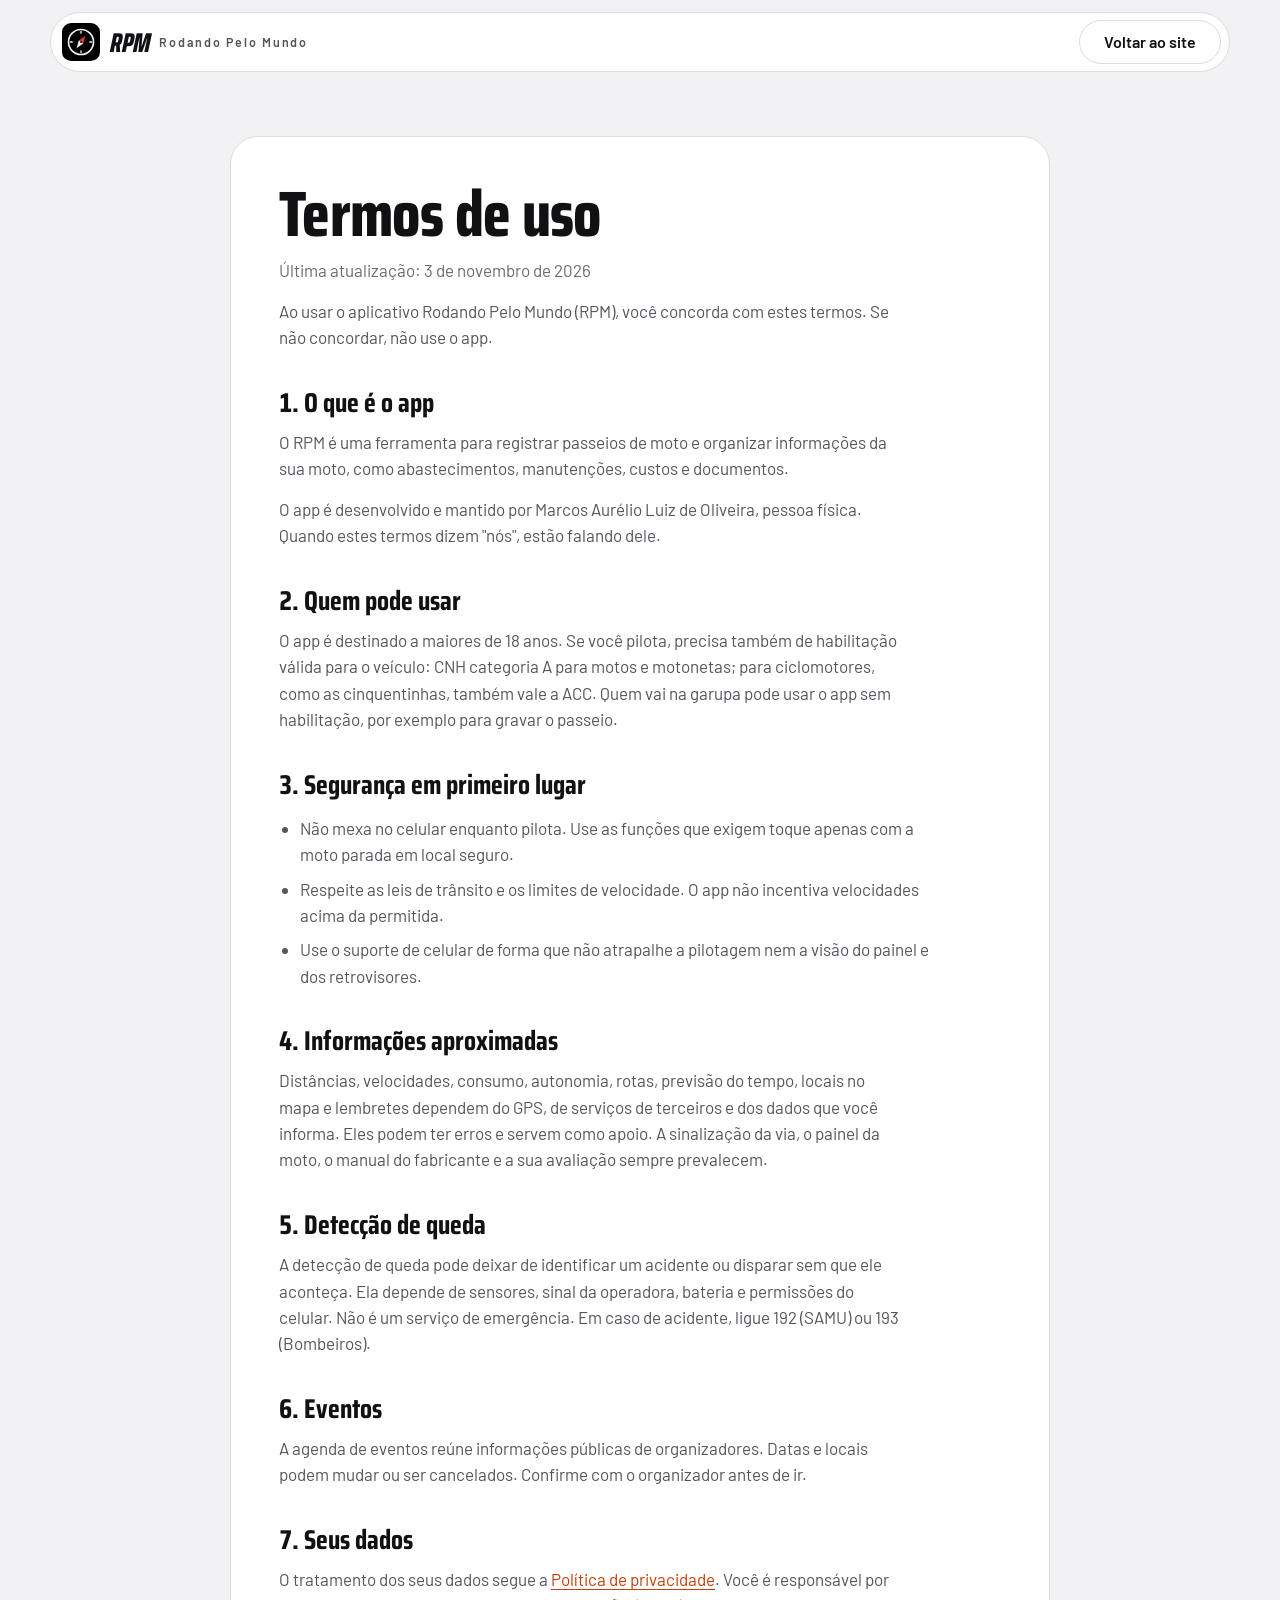
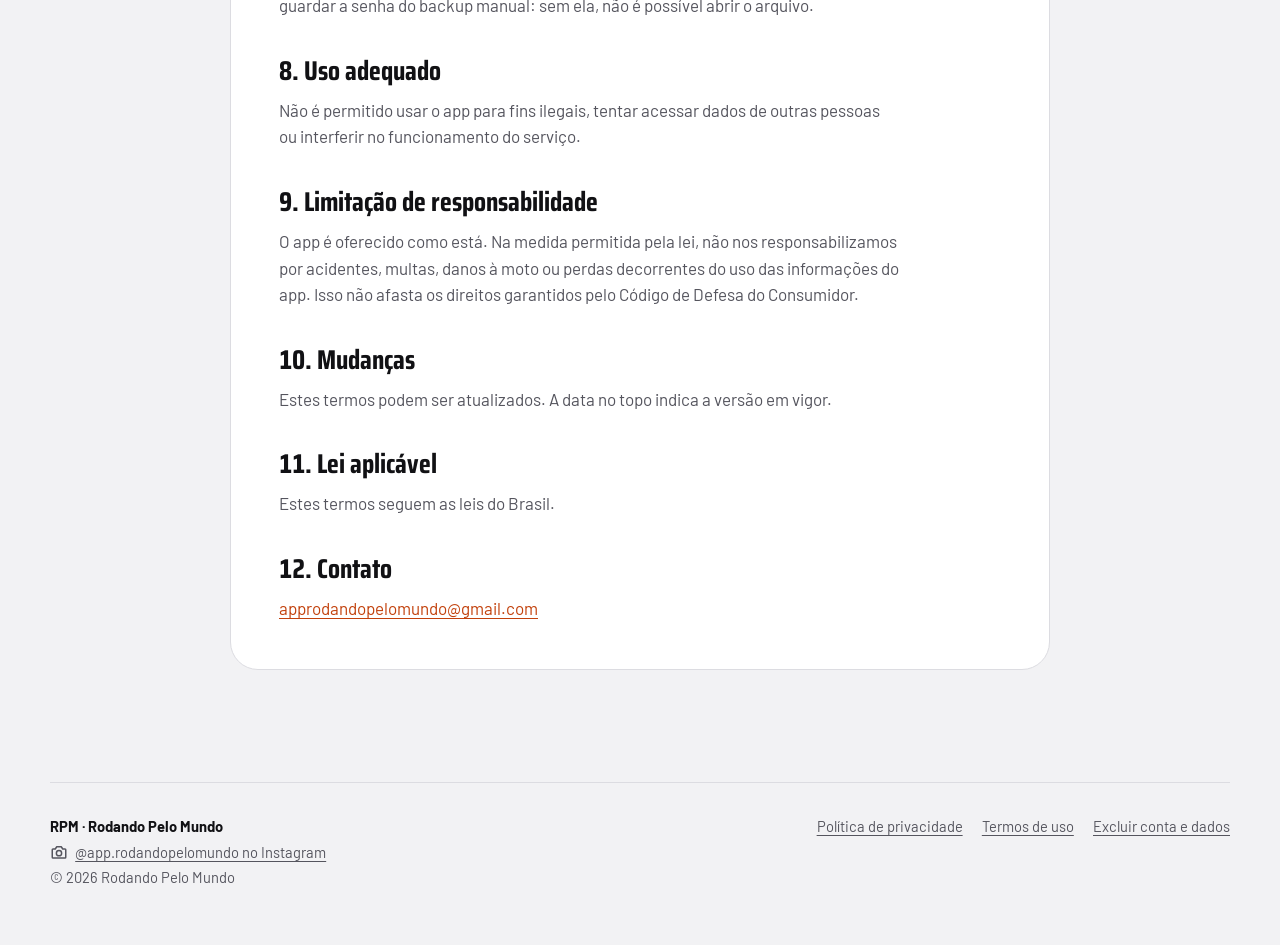
<file: termos.html>
<!DOCTYPE html>
<html lang="pt-BR">
<head>
  <meta charset="utf-8">
  <meta name="viewport" content="width=device-width, initial-scale=1, viewport-fit=cover">
  <title>Termos de uso · RPM Rodando Pelo Mundo</title>
  <meta name="description" content="Regras de uso do app Rodando Pelo Mundo.">
  <link rel="canonical" href="https://rodandopelomundo.com.br/termos.html">
  <link rel="icon" href="assets/img/simbolo.svg" type="image/svg+xml">
  <meta name="theme-color" content="#0b0b0d" media="(prefers-color-scheme: dark)">
  <meta name="theme-color" content="#f2f2f4" media="(prefers-color-scheme: light)">

  <!-- Prévia ao compartilhar o link (WhatsApp, Instagram etc.) -->
  <meta property="og:type" content="website">
  <meta property="og:title" content="Termos de uso · RPM Rodando Pelo Mundo">
  <meta property="og:description" content="Regras de uso do app Rodando Pelo Mundo.">
  <meta property="og:url" content="https://rodandopelomundo.com.br/termos.html">
  <meta property="og:locale" content="pt_BR">
  <meta property="og:site_name" content="Rodando Pelo Mundo">
  <meta property="og:image" content="https://rodandopelomundo.com.br/assets/img/previa-link-v2.jpg">
  <meta property="og:image:type" content="image/jpeg">
  <meta property="og:image:width" content="1200">
  <meta property="og:image:height" content="630">
  <meta property="og:image:alt" content="Símbolo da bússola do RPM, o nome Rodando Pelo Mundo e a frase O app dos seus passeios de moto, entre dois celulares com as telas Início e Garagem do app">
  <!-- X/Twitter: usa as etiquetas og acima, só precisa saber que é imagem grande -->
  <meta name="twitter:card" content="summary_large_image">

  <link rel="stylesheet" href="assets/css/style.css">
  <script>try{var c=localStorage.getItem("rpm-cor");if(c&&c!=="laranja")document.documentElement.setAttribute("data-cor",c)}catch(e){}</script>
</head>
<body>

<header class="topo">
  <div class="envoltorio pilula">
    <a class="marca" href="index.html" aria-label="RPM, Rodando Pelo Mundo, página inicial">
      <svg viewBox="0 0 100 100" aria-hidden="true">
        <rect width="100" height="100" rx="24" fill="#000"/>
        <g transform="translate(15 15) scale(.7)">
          <circle cx="50" cy="50" r="47" fill="none" stroke="#F2F2F2" stroke-width="6"/>
          <g stroke="#F2F2F2" stroke-width="4.8" stroke-linecap="round">
            <path d="M50 10v7M90 50h-7M50 90v-7M10 50h7"/>
          </g>
          <g transform="rotate(35 50 50)">
            <path d="M50 21 60 50 40 50z" fill="#E53935"/>
            <path d="M50 79 60 50 40 50z" fill="#F2F2F2"/>
          </g>
          <circle cx="50" cy="50" r="3.5" fill="#0B0B0B"/>
        </g>
      </svg>
      <span class="sigla">RPM</span>
      <span class="extenso">Rodando Pelo Mundo</span>
    </a>
    <a class="botao contorno" href="index.html" style="min-height:44px">Voltar ao site</a>
  </div>
</header>

<!-- RASCUNHO: revisar antes da publicação nas lojas. -->
<main class="documento">
  <div class="envoltorio"><div class="folha">
    <h1>Termos de uso</h1>
    <p class="atualizado">Última atualização: 3 de novembro de 2026</p>

    <p>Ao usar o aplicativo Rodando Pelo Mundo (RPM), você concorda com estes termos. Se não concordar, não use o app.</p>

    <h2>1. O que é o app</h2>
    <p>O RPM é uma ferramenta para registrar passeios de moto e organizar informações da sua moto, como abastecimentos, manutenções, custos e documentos.</p>
    <p>O app é desenvolvido e mantido por Marcos Aurélio Luiz de Oliveira, pessoa física. Quando estes termos dizem "nós", estão falando dele.</p>

    <h2>2. Quem pode usar</h2>
    <p>O app é destinado a maiores de 18 anos. Se você pilota, precisa também de habilitação válida para o veículo: CNH categoria A para motos e motonetas; para ciclomotores, como as cinquentinhas, também vale a ACC. Quem vai na garupa pode usar o app sem habilitação, por exemplo para gravar o passeio.</p>

    <h2>3. Segurança em primeiro lugar</h2>
    <ul>
      <li>Não mexa no celular enquanto pilota. Use as funções que exigem toque apenas com a moto parada em local seguro.</li>
      <li>Respeite as leis de trânsito e os limites de velocidade. O app não incentiva velocidades acima da permitida.</li>
      <li>Use o suporte de celular de forma que não atrapalhe a pilotagem nem a visão do painel e dos retrovisores.</li>
    </ul>

    <h2>4. Informações aproximadas</h2>
    <p>Distâncias, velocidades, consumo, autonomia, rotas, previsão do tempo, locais no mapa e lembretes dependem do GPS, de serviços de terceiros e dos dados que você informa. Eles podem ter erros e servem como apoio. A sinalização da via, o painel da moto, o manual do fabricante e a sua avaliação sempre prevalecem.</p>

    <h2>5. Detecção de queda</h2>
    <p>A detecção de queda pode deixar de identificar um acidente ou disparar sem que ele aconteça. Ela depende de sensores, sinal da operadora, bateria e permissões do celular. Não é um serviço de emergência. Em caso de acidente, ligue 192 (SAMU) ou 193 (Bombeiros).</p>

    <h2>6. Eventos</h2>
    <p>A agenda de eventos reúne informações públicas de organizadores. Datas e locais podem mudar ou ser cancelados. Confirme com o organizador antes de ir.</p>

    <h2>7. Seus dados</h2>
    <p>O tratamento dos seus dados segue a <a href="privacidade.html">Política de privacidade</a>. Você é responsável por guardar a senha do backup manual: sem ela, não é possível abrir o arquivo.</p>

    <h2>8. Uso adequado</h2>
    <p>Não é permitido usar o app para fins ilegais, tentar acessar dados de outras pessoas ou interferir no funcionamento do serviço.</p>

    <h2>9. Limitação de responsabilidade</h2>
    <p>O app é oferecido como está. Na medida permitida pela lei, não nos responsabilizamos por acidentes, multas, danos à moto ou perdas decorrentes do uso das informações do app. Isso não afasta os direitos garantidos pelo Código de Defesa do Consumidor.</p>

    <h2>10. Mudanças</h2>
    <p>Estes termos podem ser atualizados. A data no topo indica a versão em vigor.</p>

    <h2>11. Lei aplicável</h2>
    <p>Estes termos seguem as leis do Brasil.</p>

    <h2>12. Contato</h2>
    <p><a href="mailto:approdandopelomundo@gmail.com">approdandopelomundo@gmail.com</a></p>
  </div></div>
</main>

<footer class="rodape">
  <div class="envoltorio">
    <div><strong style="color:var(--tinta)">RPM · Rodando Pelo Mundo</strong><br><a class="rede" href="https://www.instagram.com/app.rodandopelomundo/" target="_blank" rel="noopener"><svg viewBox="0 0 24 24" aria-hidden="true"><path d="M4 8h3l2-3h6l2 3h3a1 1 0 0 1 1 1v10a1 1 0 0 1-1 1H4a1 1 0 0 1-1-1V9a1 1 0 0 1 1-1z"/><circle cx="12" cy="13.5" r="3.5"/></svg>@app.rodandopelomundo no Instagram</a>© 2026 Rodando Pelo Mundo</div>
    <nav aria-label="Documentos">
      <a href="privacidade.html">Política de privacidade</a>
      <a href="termos.html">Termos de uso</a>
      <a href="excluir-conta.html">Excluir conta e dados</a>
    </nav>
  </div>
</footer>

</body>
</html>
</file>
<file: assets/css/style.css>
/* =====================================================================
   RPM · Rodando Pelo Mundo — estilos do site
   ---------------------------------------------------------------------
   Mesma identidade "painel de instrumentos" do app (tema.dart):
   - fundo quase preto, cartões grafite e cantos bem arredondados;
   - Saira condensada nos títulos e números, Barlow nos textos;
   - a "cor do app" (Laranja RPM por padrão) e as luzes-espia
     (verde, âmbar, vermelho e azul), que não mudam com a cor escolhida;
   - tema claro automático quando o celular/computador está no modo claro.
   ===================================================================== */

/* ---------- 1. Fontes (ficam dentro do site, como no app) ---------- */
@font-face {
  font-family: "Saira";
  src: url("../fonts/saira-variavel.woff2") format("woff2-variations");
  font-weight: 100 900;
  font-stretch: 50% 125%;
  font-style: normal;
  font-display: swap;
}
@font-face {
  font-family: "Saira";
  src: url("../fonts/saira-variavel-italico.woff2") format("woff2-variations");
  font-weight: 100 900;
  font-stretch: 50% 125%;
  font-style: italic;
  font-display: swap;
}
@font-face { font-family: "Barlow"; src: url("../fonts/barlow-400.woff2") format("woff2"); font-weight: 400; font-display: swap; }
@font-face { font-family: "Barlow"; src: url("../fonts/barlow-500.woff2") format("woff2"); font-weight: 500; font-display: swap; }
@font-face { font-family: "Barlow"; src: url("../fonts/barlow-600.woff2") format("woff2"); font-weight: 600; font-display: swap; }
@font-face { font-family: "Barlow"; src: url("../fonts/barlow-700.woff2") format("woff2"); font-weight: 700; font-display: swap; }

/* ---------- 2. Paleta ----------
   As variáveis abaixo são o "tema": cada parte do site só usa elas.
   Mudou aqui, muda no site inteiro (igual à classe Cores do app). */
:root {
  color-scheme: dark;
  --fundo: #0b0b0d;
  --cartao: #17171a;
  --elevado: #222226;
  --borda: #2c2c31;
  --tinta: #f4f4f5;      /* texto principal */
  --t70: #a9a9b2;        /* texto secundário */
  --t55: #8e8e98;        /* texto terciário */

  /* Luzes-espia */
  --em-dia: #3dd68c;
  --atencao: #ffb020;
  --urgente: #ff6b6b;
  --info: #4da3ff;

  /* Medalhas */
  --bronze: #d08a4e; --prata: #c3c8d1; --ouro: #f5c542; --platina: #7fe3e0; --lenda: #b57cff;

  /* Cor do app: o padrão é o Laranja RPM. As versões "-claro" são mais
     fechadas, para o texto colorido continuar legível no fundo branco. */
  --cor-escuro: #ff5a1f; --sobre-escuro: #140a05;
  --cor-claro: #c2410c;  --sobre-claro: #ffffff;
  --acento: var(--cor-escuro);
  --sobre-acento: var(--sobre-escuro);

  --saira: "Saira", "Arial Narrow", sans-serif;
  --barlow: "Barlow", system-ui, sans-serif;
  --largura: 1180px;
}

/* As 6 cores que a pessoa pode escolher (as mesmas do app) */
:root[data-cor="vermelho"] { --cor-escuro: #e8384f; --sobre-escuro: #140a05; --cor-claro: #c41e3a; --sobre-claro: #fff; }
:root[data-cor="amarelo"]  { --cor-escuro: #ffc21a; --sobre-escuro: #140a05; --cor-claro: #8a5a00; --sobre-claro: #fff; }
:root[data-cor="verde"]    { --cor-escuro: #3dd68c; --sobre-escuro: #140a05; --cor-claro: #11793f; --sobre-claro: #fff; }
:root[data-cor="azul"]     { --cor-escuro: #4da3ff; --sobre-escuro: #140a05; --cor-claro: #1c62c4; --sobre-claro: #fff; }
:root[data-cor="prata"]    { --cor-escuro: #c3c8d1; --sobre-escuro: #140a05; --cor-claro: #5a616d; --sobre-claro: #fff; }

/* Tema claro: entra sozinho quando o aparelho está no modo claro */
@media (prefers-color-scheme: light) {
  :root {
    color-scheme: light;
    --fundo: #f2f2f4;
    --cartao: #ffffff;
    --elevado: #ececef;
    --borda: #dcdce1;
    --tinta: #111114;
    --t70: #55555e;
    --t55: #6b6b74;
    --em-dia: #12804a;
    --atencao: #9a6400;
    --urgente: #c62828;
    --info: #1e63c4;
    --bronze: #a8652c; --prata: #6b7280; --ouro: #a37b00; --platina: #138a85; --lenda: #7a3fd0;
    --acento: var(--cor-claro);
    --sobre-acento: var(--sobre-claro);
  }
}

/* ---------- 3. Base ---------- */
*, *::before, *::after { box-sizing: border-box; }
html { scroll-behavior: smooth; -webkit-text-size-adjust: 100%; scroll-padding-top: 96px; }
body {
  margin: 0;
  background: var(--fundo);
  color: var(--tinta);
  font-family: var(--barlow);
  font-size: 1.0625rem;
  line-height: 1.55;
}
img, svg { display: block; max-width: 100%; }
a { color: var(--acento); text-underline-offset: 3px; }
:focus-visible { outline: 3px solid var(--acento); outline-offset: 3px; border-radius: 8px; }
[hidden] { display: none !important; }

/* Texto só para leitor de tela (o rótulo do e-mail, por exemplo) */
.so-leitor { position: absolute; width: 1px; height: 1px; padding: 0; margin: -1px; overflow: hidden; clip: rect(0 0 0 0); white-space: nowrap; border: 0; }

.envoltorio { width: min(100% - 2.5rem, var(--largura)); margin-inline: auto; }

/* Títulos e números: Saira condensada, algarismos de largura fixa */
.d, h1, h2, h3 {
  font-family: var(--saira);
  font-stretch: 75%;
  font-variant-numeric: tabular-nums;
  line-height: 1;
  margin: 0;
}
h1 { font-size: clamp(3.2rem, 8vw, 6.4rem); font-weight: 800; letter-spacing: -0.01em; line-height: .92; }
h2 { font-size: clamp(2.2rem, 4.6vw, 3.6rem); font-weight: 750; }
h3 { font-size: 1.6rem; font-weight: 700; }
p { margin: 0; max-width: 62ch; }
.t70 { color: var(--t70); }

/* Rótulo curto do painel (ODO, AUTONOMIA), só nos mostradores */
.rotulo { font-size: .72rem; font-weight: 600; letter-spacing: .12em; text-transform: uppercase; color: var(--t70); }

/* ---------- 4. Cabeçalho flutuante (a "barra em pílula" do app) ---------- */
.topo { position: sticky; top: 12px; z-index: 20; margin-top: 12px; }
.topo .pilula {
  display: flex; align-items: center; justify-content: space-between; gap: 1rem;
  background: color-mix(in srgb, var(--cartao) 88%, transparent);
  backdrop-filter: blur(12px);
  -webkit-backdrop-filter: blur(12px);
  border: 1px solid var(--borda);
  border-radius: 999px;
  padding: .45rem .5rem .45rem .7rem;
}
.marca { display: flex; align-items: center; gap: .6rem; color: var(--tinta); text-decoration: none; }
.marca svg { width: 38px; height: 38px; }
.marca .sigla { font-family: var(--saira); font-style: italic; font-weight: 800; font-stretch: 75%; font-size: 1.7rem; line-height: 1; }
.marca .extenso { font-size: .78rem; font-weight: 600; letter-spacing: .14em; color: var(--t70); }
.menu { display: flex; align-items: center; gap: .3rem; }
@media (max-width: 1080px) { .marca .extenso { display: none; } .menu a { padding: .55rem .7rem; } }
.menu a { color: var(--t70); text-decoration: none; font-weight: 600; font-size: .95rem; padding: .55rem .9rem; border-radius: 999px; }
.menu a:hover { color: var(--tinta); background: var(--elevado); }

/* ---------- 5. Botões ---------- */
.botao {
  display: inline-flex; align-items: center; justify-content: center; gap: .55rem;
  min-height: 52px; padding: 0 1.5rem;
  border-radius: 999px; border: 1px solid transparent;
  font-family: var(--barlow); font-size: 1rem; font-weight: 700;
  text-decoration: none; cursor: pointer;
  background: var(--acento); color: var(--sobre-acento);
}
.botao:hover { filter: brightness(1.08); }
.botao.contorno { background: transparent; color: var(--tinta); border-color: var(--borda); font-weight: 600; }
.botao.contorno:hover { border-color: var(--t55); filter: none; }
.menu .botao { min-height: 44px; padding: 0 1.2rem; color: var(--sobre-acento); }
.menu .botao:hover { background: var(--acento); color: var(--sobre-acento); }

/* ---------- 6. Abertura ---------- */
.abertura { padding: clamp(3rem, 8vw, 6rem) 0 clamp(3rem, 7vw, 5rem); }
.abertura .grade { display: grid; grid-template-columns: 1.05fr .95fr; gap: clamp(2rem, 5vw, 4.5rem); align-items: center; }
.abertura .linha-fina { font-size: 1.2rem; color: var(--t70); margin-top: 1.4rem; }
.abertura .acoes { display: flex; flex-wrap: wrap; gap: .8rem; margin-top: 2rem; }
.abertura .selo-plataforma { margin-top: 1.4rem; font-size: .9rem; color: var(--t55); }

/* O painel de exemplo: um pedaço da tela Início do app */
.painel { display: grid; grid-template-columns: 1fr 1fr; gap: 10px; }
.painel .legenda { grid-column: 1 / -1; font-size: .82rem; color: var(--t55); margin-top: 4px; }
.bloco { background: var(--cartao); border: 1px solid var(--borda); border-radius: 22px; padding: 16px; }
.bloco-mes { grid-row: span 2; display: flex; flex-direction: column; justify-content: space-between; gap: 14px; }
.numero-gigante { font-size: clamp(3.4rem, 6vw, 4.4rem); font-weight: 800; color: var(--acento); }
.unidade { font-family: var(--saira); font-stretch: 75%; font-size: 1.25rem; color: var(--t70); margin-left: 4px; }
.barras { display: flex; align-items: flex-end; gap: 8px; height: 56px; }
.barras span { flex: 1; border-radius: 5px; background: var(--elevado); transform-origin: bottom; }
.barras span:last-child { background: var(--acento); }
.mini { display: flex; flex-direction: column; gap: 8px; }
.mini .d { font-size: 2.1rem; font-weight: 700; }
.mini small { font-size: .85rem; color: var(--t70); }
.mini svg { width: 22px; height: 22px; stroke: var(--t70); }

.bloco-moto { grid-column: 1 / -1; display: flex; flex-direction: column; gap: 14px; border-color: color-mix(in srgb, var(--acento) 45%, var(--borda)); }
.moto-topo { display: flex; align-items: center; gap: 12px; }
.moto-topo .icone-moto { width: 46px; height: 46px; border-radius: 14px; display: grid; place-items: center;
  background: color-mix(in srgb, var(--acento) 15%, transparent); color: var(--acento); }
.moto-topo .icone-moto svg { width: 26px; height: 26px; }
.moto-topo .nome { font-size: 1.45rem; font-weight: 700; }
.etiqueta { display: inline-block; border-radius: 12px; padding: 4px 10px; font-size: .78rem; font-weight: 700; }
.etiqueta.verde { background: color-mix(in srgb, var(--em-dia) 15%, transparent); color: var(--em-dia); margin-left: auto; }
.moto-medidas { display: flex; align-items: center; gap: 14px; }
.moto-medidas .odo { flex: 1; }
.moto-medidas .odo .d { font-size: 2.3rem; font-weight: 700; margin-top: 4px; }

/* Contagiro: arco de 270°, como o conta-giros da moto */
.contagiro { position: relative; width: 82px; height: 82px; flex-shrink: 0; }
.contagiro svg { width: 100%; height: 100%; }
.contagiro .trilho { stroke: var(--borda); }
.contagiro .ponteiro { stroke-dasharray: 100; stroke-dashoffset: var(--falta, 6); }
.contagiro .centro { position: absolute; inset: 0; display: grid; place-items: center; font-size: 1.3rem; font-weight: 700; }

/* Luzes do painel: lista de avisos com ícone na cor do estado */
.luzes { grid-column: 1 / -1; padding: 4px 16px; }
.luz { display: flex; align-items: center; gap: 12px; padding: 12px 0; }
.luz + .luz { border-top: 1px solid var(--elevado); }
.luz strong { display: block; font-size: .98rem; }
.luz small { color: var(--t70); font-size: .85rem; }

.espia { width: 42px; height: 42px; border-radius: 12px; flex-shrink: 0; display: grid; place-items: center;
  background: color-mix(in srgb, var(--cor-luz) 15%, transparent); color: var(--cor-luz); }
.espia svg { width: 22px; height: 22px; fill: none; stroke: currentColor; stroke-width: 2; stroke-linecap: round; stroke-linejoin: round; }
.espia.verde { --cor-luz: var(--em-dia); }
.espia.ambar { --cor-luz: var(--atencao); }
.espia.vermelha { --cor-luz: var(--urgente); }
.espia.azul { --cor-luz: var(--info); }
.espia.acento { --cor-luz: var(--acento); }

/* ---------- 7. Seções ---------- */
.secao { padding: clamp(3.5rem, 8vw, 6rem) 0; }
.cabeca { display: flex; flex-direction: column; gap: 1rem; margin-bottom: 2.4rem; max-width: 760px; }
.cabeca p { color: var(--t70); font-size: 1.1rem; }

/* Be Off: o movimento do app
   "Be Off." usa o mesmo desenho da sigla RPM do topo (Saira itálica e
   bem pesada), para os dois parecerem da mesma família. */
.be-off { display: grid; grid-template-columns: 1.15fr .85fr; gap: clamp(2rem, 5vw, 4.5rem); align-items: center; }
.be-off .lema {
  font-style: italic; font-weight: 800;
  font-size: clamp(5.2rem, 15vw, 10.5rem); line-height: .9; letter-spacing: -.015em;
  padding-top: .04em; /* o topo do "f" itálico não encosta no que vem antes */
}
.be-off .contraponto {
  font-family: var(--saira); font-stretch: 75%; font-weight: 600;
  font-size: clamp(1.7rem, 3.4vw, 2.5rem); line-height: 1.05; margin: 1.5rem 0 1.6rem; /* espaço para a perna do "f" */
}
.be-off-texto p:not(.contraponto) { color: var(--t70); font-size: 1.12rem; }
.be-off-texto p + p:not(.contraponto) { margin-top: 1rem; }

/* Placa de orientação das rodovias: verde com filete branco nos dois
   temas (é uma ilustração, não muda com o claro/escuro nem com a cor do app). */
.placa-poste { margin: 0; display: flex; flex-direction: column; align-items: center; }
.placa { --verde-placa: #0b6b3d; width: 100%; max-width: 440px; background: var(--verde-placa); border-radius: 16px; padding: 7px; }
.placa ul {
  list-style: none; margin: 0; padding: 10px 18px;
  border: 3px solid #fff; border-radius: 10px;
  color: #fff; font-family: var(--saira); font-stretch: 80%; font-weight: 700;
}
.placa li { display: grid; grid-template-columns: 30px 1fr auto; align-items: center; gap: 14px; padding: 12px 0; font-size: clamp(1.25rem, 2.4vw, 1.6rem); line-height: 1.05; }
.placa li + li { border-top: 2px solid rgba(255, 255, 255, .35); }
.placa svg { width: 30px; height: 30px; fill: none; stroke: #fff; stroke-width: 2.6; stroke-linecap: round; stroke-linejoin: round; }
.placa .km { font-variant-numeric: tabular-nums; white-space: nowrap; }
/* Dois postes cinza segurando a placa */
.postes { display: flex; justify-content: space-between; width: 58%; max-width: 250px; height: 64px; }
.postes span { width: 10px; background: linear-gradient(90deg, var(--t55), var(--borda)); border-radius: 0 0 3px 3px; }
.placa-poste figcaption { margin-top: .8rem; font-size: .95rem; color: var(--t70); }

/* História: uma estrada com paradas (deitada no computador, em pé no celular).
   --pista é a altura da faixa cinza; as bolinhas ficam em cima dela. */
.estrada { --pista: 30px; list-style: none; margin: 0; padding: calc(var(--pista) + 30px) 0 0; position: relative;
  display: grid; grid-template-columns: repeat(5, minmax(0, 1fr)); gap: 22px; }
.estrada::before {
  content: ""; position: absolute; top: 0; left: 0; right: 0; height: var(--pista);
  background: color-mix(in srgb, var(--t55) 25%, var(--fundo)); border-radius: 999px 0 0 999px;
  /* a pista continua depois da última parada e some aos poucos: o caminho segue */
  -webkit-mask-image: linear-gradient(90deg, #000 88%, transparent);
  mask-image: linear-gradient(90deg, #000 88%, transparent);
}
.estrada::after {
  content: ""; position: absolute; top: calc(var(--pista) / 2 - 1px); left: 22px; right: 0; height: 2px;
  background: repeating-linear-gradient(90deg, var(--t55) 0 16px, transparent 16px 32px);
  -webkit-mask-image: linear-gradient(90deg, #000 80%, transparent);
  mask-image: linear-gradient(90deg, #000 80%, transparent);
}
.parada { position: relative; display: flex; flex-direction: column; gap: .5rem; }
.parada::before {
  content: ""; position: absolute; z-index: 1;
  top: calc(-30px - var(--pista) / 2 - 9px); left: 6px;
  width: 18px; height: 18px; border-radius: 50%;
  background: var(--fundo); border: 4px solid var(--tinta);
}
/* A última parada é o próprio RPM: a bolinha vira a bússola do logo */
.parada.chegada::before {
  width: 40px; height: 40px; left: -4px; top: calc(-30px - var(--pista) / 2 - 20px);
  border: 0; border-radius: 10px;
  background: url("../img/simbolo.svg") center / contain no-repeat;
}
.parada h3 { font-size: 1.5rem; }
.parada p { color: var(--t70); font-size: 1rem; }
.parada.chegada h3 { color: var(--acento); }

.convite { margin: clamp(2.5rem, 6vw, 4rem) 0 0; padding: 0; max-width: 820px; }
.convite p { font-family: var(--saira); font-stretch: 75%; font-weight: 600; font-size: clamp(1.8rem, 3.8vw, 2.8rem); line-height: 1.08; max-width: 30ch; }
.convite footer { margin-top: 1rem; color: var(--t55); font-size: .95rem; }

/* Recursos em mosaico (bento): blocos de tamanhos diferentes */
.mosaico { display: grid; grid-template-columns: repeat(6, minmax(0, 1fr)); gap: 12px; }
.recurso { background: var(--cartao); border: 1px solid var(--borda); border-radius: 24px; padding: 22px; display: flex; flex-direction: column; gap: 12px; grid-column: span 2; }
.recurso.largo { grid-column: span 4; }
.recurso.meio { grid-column: span 3; }
.recurso p { color: var(--t70); }
.chips { display: flex; flex-wrap: wrap; gap: 6px; margin-top: auto; padding-top: 6px; }
.chips span { background: var(--elevado); border-radius: 10px; padding: 5px 10px; font-size: .86rem; color: var(--tinta); }
.recurso .nota { font-size: .84rem; color: var(--t55); }

/* Rota colorida pela velocidade, como no Resumo do passeio */
.rota-vel { margin: 4px 0; background: var(--fundo); border-radius: 18px; overflow: hidden; }
.rota-vel svg { width: 100%; height: auto; }
.rota-vel .grade-mapa { stroke: var(--elevado); }
.faixas { display: flex; gap: 14px; flex-wrap: wrap; font-size: .82rem; color: var(--t70); }
.faixas i { display: inline-block; width: 10px; height: 10px; border-radius: 50%; margin-right: 5px; vertical-align: -1px; }

/* Medalhas */
.medalhas { display: flex; gap: 12px; flex-wrap: wrap; }
.medalha { display: flex; flex-direction: column; align-items: center; gap: 6px; font-size: .82rem; color: var(--t70); }
.medalha svg { width: 44px; height: 50px; }

/* Passos (é uma sequência, por isso numerado) */
.passos { list-style: none; margin: 0; padding: 0; display: grid; grid-template-columns: repeat(3, minmax(0, 1fr)); gap: 12px; counter-reset: passo; }
.passos li { counter-increment: passo; background: var(--cartao); border: 1px solid var(--borda); border-radius: 24px; padding: 22px; display: flex; flex-direction: column; gap: 10px; }
.passos li::before { content: counter(passo); font-family: var(--saira); font-stretch: 75%; font-weight: 800; font-size: 3.4rem; line-height: 1; color: var(--acento); }
.passos p { color: var(--t70); }

/* Cor do app */
.cor-do-app { display: grid; grid-template-columns: 1fr auto; gap: 2rem; align-items: center; background: var(--cartao); border: 1px solid var(--borda); border-radius: 28px; padding: clamp(1.5rem, 4vw, 2.5rem); }
.cor-do-app p { color: var(--t70); margin-top: .8rem; }
.paleta { display: flex; flex-wrap: wrap; gap: 12px; }
.paleta button {
  width: 52px; height: 52px; border-radius: 50%; cursor: pointer;
  border: 3px solid transparent; outline-offset: 3px;
  background: var(--amostra);
}
.paleta button[aria-pressed="true"] { border-color: var(--tinta); }
.paleta .nome-cor { width: 100%; font-size: .9rem; color: var(--t70); }

/* Telas do app (prints)
   No computador: grade (4 por linha). No celular: carrossel de lado. */
.telas { display: flex; flex-wrap: wrap; justify-content: center; gap: 28px 18px; align-items: flex-start; }
.celular { margin: 0; flex: 0 0 calc((100% - 3 * 18px) / 4); }
@media (max-width: 900px) { .celular { flex-basis: calc((100% - 2 * 18px) / 3); } }
.celular .moldura {
  border-radius: 30px; border: 5px solid var(--elevado);
  background: #000; overflow: hidden;
}
.celular .moldura img { width: 100%; height: auto; }
.celular figcaption { margin-top: .7rem; font-size: .92rem; color: var(--t70); }
@media (max-width: 760px) {
  .telas { flex-wrap: nowrap; justify-content: flex-start; overflow-x: auto; scroll-snap-type: x mandatory; padding-bottom: 12px; gap: 14px; }
  .celular { flex: 0 0 68%; scroll-snap-align: start; }
}

/* Seus dados */
.dados { background: var(--cartao); border: 1px solid var(--borda); border-radius: 28px; padding: clamp(1.5rem, 4vw, 2.5rem); display: grid; grid-template-columns: auto 1fr; gap: 1.4rem; }
.dados .espia { width: 56px; height: 56px; border-radius: 16px; }
.dados .espia svg { width: 28px; height: 28px; }
.dados ul { margin: 1.2rem 0 1.6rem; padding: 0; list-style: none; display: grid; gap: .7rem; }
.dados li { display: flex; gap: .7rem; color: var(--t70); }
.dados li::before { content: ""; flex-shrink: 0; width: 8px; height: 8px; border-radius: 50%; background: var(--em-dia); margin-top: .55em; }

/* Perguntas: uma lista dentro de um cartão, como as listas do app */
.perguntas { background: var(--cartao); border: 1px solid var(--borda); border-radius: 24px; padding: 4px 22px; }
.perguntas details + details { border-top: 1px solid var(--elevado); }
.perguntas summary { cursor: pointer; list-style: none; display: flex; justify-content: space-between; align-items: center; gap: 1rem; padding: 1.1rem 0; font-weight: 600; font-size: 1.05rem; }
.perguntas summary::-webkit-details-marker { display: none; }
.perguntas summary::after {
  content: ""; flex-shrink: 0; width: 10px; height: 10px;
  border-right: 2px solid var(--t55); border-bottom: 2px solid var(--t55);
  transform: rotate(45deg); transition: transform .2s;
}
.perguntas details[open] summary::after { transform: rotate(225deg); }
.perguntas details p { color: var(--t70); padding-bottom: 1.1rem; }

/* Baixar */
.baixar { background: var(--cartao); border: 1px solid var(--borda); border-radius: 28px; padding: clamp(1.8rem, 5vw, 3rem); display: grid; grid-template-columns: minmax(0, 1fr); gap: 1.2rem; }
.baixar .botao { text-align: center; }
.lojas { display: flex; flex-wrap: wrap; gap: 10px; }
.loja { display: flex; align-items: center; gap: 12px; background: var(--elevado); border-radius: 18px; padding: 12px 18px 12px 14px; min-width: 230px; }
.loja svg { width: 28px; height: 28px; fill: none; stroke: var(--tinta); stroke-width: 2; stroke-linecap: round; }
.loja strong { display: block; font-size: 1.05rem; }
.loja small { color: var(--t70); }
/* Os blocos das lojas são atalhos para o painel do teste e da lista */
a.loja { color: inherit; text-decoration: none; border: 1px solid transparent; }
a.loja:hover { border-color: var(--t55); }
a.loja small { color: var(--acento); font-weight: 600; }

/* Teste e lista de espera do lançamento: um painel dentro do cartão
   Baixar, como os cartões dentro de cartões do app. Campos em pílula,
   iguais aos botões. */
.lista-espera { position: relative; background: var(--elevado); border-radius: 22px; padding: clamp(1.2rem, 3.5vw, 1.8rem); display: grid; grid-template-columns: minmax(0, 1fr); gap: 1rem; }
/* Âncoras #android e #iphone: no topo do painel, fora da grade (não
   ocupam linha nem criam espaço a mais) */
.lista-espera .ancora { position: absolute; top: 0; left: 0; }
.lista-cabeca { display: flex; align-items: center; gap: .9rem; }
.lista-espera h3 { font-size: 2rem; }
.lista-espera p { color: var(--t70); }
.lista-espera p strong { color: var(--tinta); }

/* Escolha Android ou iPhone: duas pílulas, como os filtros do app.
   O rádio fica invisível, mas continua no teclado e no leitor de tela; o
   visual fica no <span> logo depois dele (input:checked + span). */
.escolha-plataforma { display: flex; flex-wrap: wrap; gap: .5rem; }
.escolha-plataforma label { position: relative; display: flex; cursor: pointer; }
.escolha-plataforma input { position: absolute; opacity: 0; width: 1px; height: 1px; margin: 0; }
.escolha-plataforma span {
  display: inline-flex; align-items: center; justify-content: center; width: 100%;
  min-height: 44px; min-width: 120px; padding: 0 1.3rem; border-radius: 999px;
  border: 1px solid var(--t55); color: var(--tinta); font-weight: 600;
}
.escolha-plataforma input:checked + span { background: var(--acento); border-color: var(--acento); color: var(--sobre-acento); }
.escolha-plataforma input:focus-visible + span { outline: 3px solid var(--acento); outline-offset: 3px; }

/* Passos do teste no Android: números grandes, como os da seção Be Off na prática */
.teste-android { display: grid; gap: .9rem; }
.passos-teste { list-style: none; counter-reset: passo-teste; margin: 0; padding: 0; display: grid; grid-template-columns: repeat(auto-fit, minmax(min(100%, 300px), 1fr)); gap: .8rem; }
.passos-teste li {
  counter-increment: passo-teste; display: grid; grid-template-columns: auto minmax(0, 1fr); gap: .3rem 1rem; align-items: center;
  background: var(--cartao); border-radius: 18px; padding: .9rem 1rem;
}
.passos-teste li::before {
  content: counter(passo-teste); grid-row: span 2; align-self: start;
  font-family: var(--saira); font-stretch: 75%; font-weight: 800; font-size: 2.2rem; line-height: 1; color: var(--acento);
}
.passos-teste li .botao { justify-self: start; }
.passos-teste li .botao.contorno { border-color: var(--t55); }
/* Linha entre o teste e o formulário do aviso (só quando o teste aparece) */
.teste-android:not([hidden]) + .form-lista { border-top: 1px solid var(--borda); padding-top: 1.1rem; }
.form-lista { display: grid; grid-template-columns: minmax(0, 1fr); gap: 1rem; }
.campo-email { display: flex; flex-wrap: wrap; gap: .6rem; max-width: 640px; }
.campo-email input {
  flex: 1 1 260px; width: 100%; min-width: 0; min-height: 52px; padding: 0 1.3rem;
  border-radius: 999px; border: 1px solid var(--borda);
  background: var(--cartao); color: var(--tinta); font: inherit;
}
.campo-email input::placeholder { color: var(--t55); }
.campo-email input:focus-visible { outline: 3px solid var(--acento); outline-offset: 2px; border-color: transparent; }
.campo-email .botao:disabled { opacity: .6; cursor: progress; }
.opcoes-lista { display: flex; flex-wrap: wrap; gap: .8rem 2rem; align-items: center; }
.marcar { display: flex; align-items: center; gap: .65rem; min-height: 44px; cursor: pointer; font-weight: 500; }
.marcar input { width: 22px; height: 22px; margin: 0; flex: none; accent-color: var(--acento); }
.escolher { display: flex; flex-wrap: wrap; align-items: center; gap: .4rem .7rem; min-width: 0; color: var(--tinta); font-weight: 500; }
.escolher .opcional { color: var(--t55); font-weight: 400; }
.escolher select {
  max-width: 100%; min-height: 44px; padding: 0 .9rem; border-radius: 12px;
  border: 1px solid var(--borda); background: var(--cartao); color: var(--tinta); font: inherit;
}
.lista-espera .aviso-lista { font-size: .88rem; color: var(--t55); max-width: 70ch; }
.estado-lista:empty { display: none; }
.lista-espera .estado-lista { font-weight: 600; color: var(--urgente); }
/* Isca para robôs: fora da tela, sem ocupar espaço */
.isca { position: absolute; left: -10000px; width: 1px; height: 1px; overflow: hidden; }
.lista-pronta { display: grid; gap: .8rem; }
.lista-pronta:focus { outline: none; }
.lista-pronta-titulo { font-family: var(--saira); font-stretch: 75%; font-weight: 700; font-size: 1.6rem; line-height: 1; color: var(--em-dia) !important; }
.lista-pronta strong { color: var(--tinta); }
.lista-espera .botao.contorno { border-color: var(--t55); }

/* Rodapé */
.rodape { padding: 3rem 0 3.5rem; color: var(--t70); font-size: .92rem; }
.rodape .envoltorio { display: flex; flex-wrap: wrap; justify-content: space-between; gap: 1.5rem; border-top: 1px solid var(--borda); padding-top: 2rem; }
.rodape nav { display: flex; flex-wrap: wrap; gap: 1.2rem; }
.rodape a { color: var(--t70); }
.rodape a:hover { color: var(--tinta); }
/* Instagram do app: ícone e @ na mesma linha, numa linha própria do rodapé */
.rodape .rede { display: flex; align-items: center; gap: .45rem; width: fit-content; margin: .15rem 0; }
.rodape .rede svg { width: 18px; height: 18px; flex: none; fill: none; stroke: currentColor; stroke-width: 2; stroke-linecap: round; stroke-linejoin: round; }

/* ---------- 8. Barra inferior do celular (igual à do app) ---------- */
.barra-celular { display: none; }

@media (max-width: 900px) {
  .abertura .grade { grid-template-columns: 1fr; }
  .mosaico { grid-template-columns: repeat(2, minmax(0, 1fr)); }
  .recurso, .recurso.meio { grid-column: span 1; }
  .recurso.largo { grid-column: span 2; }
  .passos { grid-template-columns: 1fr; }
  .cor-do-app { grid-template-columns: 1fr; }
  .be-off { grid-template-columns: 1fr; }
  .placa-poste { align-items: flex-start; }
  .postes { margin-left: 21%; }

  /* Estrada em pé: a pista vira uma faixa à esquerda e as paradas descem */
  .estrada { grid-template-columns: 1fr; gap: 30px; padding: 6px 0 40px calc(var(--pista) + 30px); }
  .estrada::before {
    top: 0; bottom: 0; left: 0; right: auto; width: var(--pista); height: auto;
    border-radius: 999px 999px 0 0;
    -webkit-mask-image: linear-gradient(180deg, #000 85%, transparent);
    mask-image: linear-gradient(180deg, #000 85%, transparent);
  }
  .estrada::after {
    top: 22px; bottom: 0; left: calc(var(--pista) / 2 - 1px); right: auto; width: 2px; height: auto;
    background: repeating-linear-gradient(180deg, var(--t55) 0 16px, transparent 16px 32px);
    -webkit-mask-image: linear-gradient(180deg, #000 75%, transparent);
    mask-image: linear-gradient(180deg, #000 75%, transparent);
  }
  .parada::before { top: 4px; left: calc(-30px - var(--pista) / 2 - 9px); }
  .parada.chegada::before { top: -6px; left: calc(-30px - var(--pista) / 2 - 20px); }
}

@media (max-width: 760px) {
  .menu { display: none; }
  .marca .extenso { display: none; }
  body { padding-bottom: calc(110px + env(safe-area-inset-bottom, 0px)); }
  .barra-celular {
    display: flex; justify-content: space-around; align-items: center;
    position: fixed; z-index: 30;
    left: 12px; right: 12px; bottom: calc(14px + env(safe-area-inset-bottom, 0px));
    height: 68px; border-radius: 34px;
    background: color-mix(in srgb, var(--cartao) 92%, transparent);
    backdrop-filter: blur(12px); -webkit-backdrop-filter: blur(12px);
    border: 1px solid var(--borda);
  }
  .barra-celular a { display: flex; flex-direction: column; align-items: center; gap: 2px; color: var(--t70); text-decoration: none; font-size: .72rem; font-weight: 600; min-width: 56px; }
  .barra-celular a svg { width: 22px; height: 22px; fill: none; stroke: currentColor; stroke-width: 2; stroke-linecap: round; stroke-linejoin: round; }
  .barra-celular .central {
    width: 62px; height: 62px; min-width: 0; border-radius: 50%; margin-top: -30px;
    background: var(--acento); color: var(--sobre-acento);
    border: 5px solid var(--fundo); justify-content: center;
  }
  .barra-celular .central svg { width: 26px; height: 26px; }
}

@media (max-width: 560px) {
  .campo-email .botao { flex: 1 1 100%; }
  .escolha-plataforma label { flex: 1 1 0; }
  .escolha-plataforma span { min-width: 0; }
  /* O número fica ao lado do texto, e o botão desce para a linha inteira */
  .passos-teste li::before { grid-row: auto; }
  .passos-teste li .botao { grid-column: 1 / -1; justify-self: stretch; }
  .escolher { flex: 1 1 100%; }
  .escolher select { width: 100%; }
  .baixar .botao { width: 100%; padding: .7rem 1.2rem; }
  .loja { min-width: 0; flex: 1 1 100%; }
  .mosaico { grid-template-columns: 1fr; }
  .recurso.largo { grid-column: span 1; }
  .dados { grid-template-columns: 1fr; }
  .moto-medidas { flex-wrap: wrap; }
}

/* ---------- 9. Movimento: um único momento, ao abrir a página ---------- */
@media (prefers-reduced-motion: no-preference) {
  .painel .ponteiro { animation: encher 1.4s cubic-bezier(.2,.8,.2,1) .3s backwards; }
  .painel .barras span { animation: subir .9s cubic-bezier(.2,.8,.2,1) backwards; }
  .painel .barras span:nth-child(2) { animation-delay: .08s; }
  .painel .barras span:nth-child(3) { animation-delay: .16s; }
  .painel .barras span:nth-child(4) { animation-delay: .24s; }
  .painel .barras span:nth-child(5) { animation-delay: .32s; }
}
@keyframes encher { from { stroke-dashoffset: 100; } }
@keyframes subir { from { transform: scaleY(0); } }
@media (prefers-reduced-motion: reduce) { html { scroll-behavior: auto; } }

/* ---------- 10. Páginas de texto (Privacidade, Termos, Excluir conta) ---------- */
.documento { padding: clamp(2rem, 6vw, 4rem) 0; }
.documento .envoltorio { max-width: 820px; }
.documento .folha { background: var(--cartao); border: 1px solid var(--borda); border-radius: 28px; padding: clamp(1.4rem, 5vw, 3rem); }
.documento h1 { font-size: clamp(2.6rem, 7vw, 4rem); }
.documento h2 { font-size: 1.7rem; margin: 2.4rem 0 .8rem; }
/* Subtítulos dentro de uma seção (a 9 da política, por exemplo) */
.documento h3 { font-size: 1.3rem; margin: 1.8rem 0 .6rem; color: var(--tinta); }
.documento p, .documento li { color: var(--t70); }
.documento p + p { margin-top: .9rem; }
.documento .atualizado { color: var(--t55); margin-top: .8rem; }
.documento ul, .documento ol { padding-left: 1.3rem; max-width: 66ch; }
.documento li { margin-bottom: .5rem; }
.documento strong { color: var(--tinta); }
.documento .tabela { overflow-x: auto; margin-top: .6rem; }
.documento table { border-collapse: collapse; width: 100%; font-size: .96rem; }
.documento th, .documento td { text-align: left; vertical-align: top; padding: .7rem .8rem; border-bottom: 1px solid var(--elevado); }
.documento th { font-weight: 700; color: var(--tinta); }
.documento td { color: var(--t70); }
.documento td:first-child { color: var(--tinta); font-weight: 600; min-width: 11rem; }
</file>
